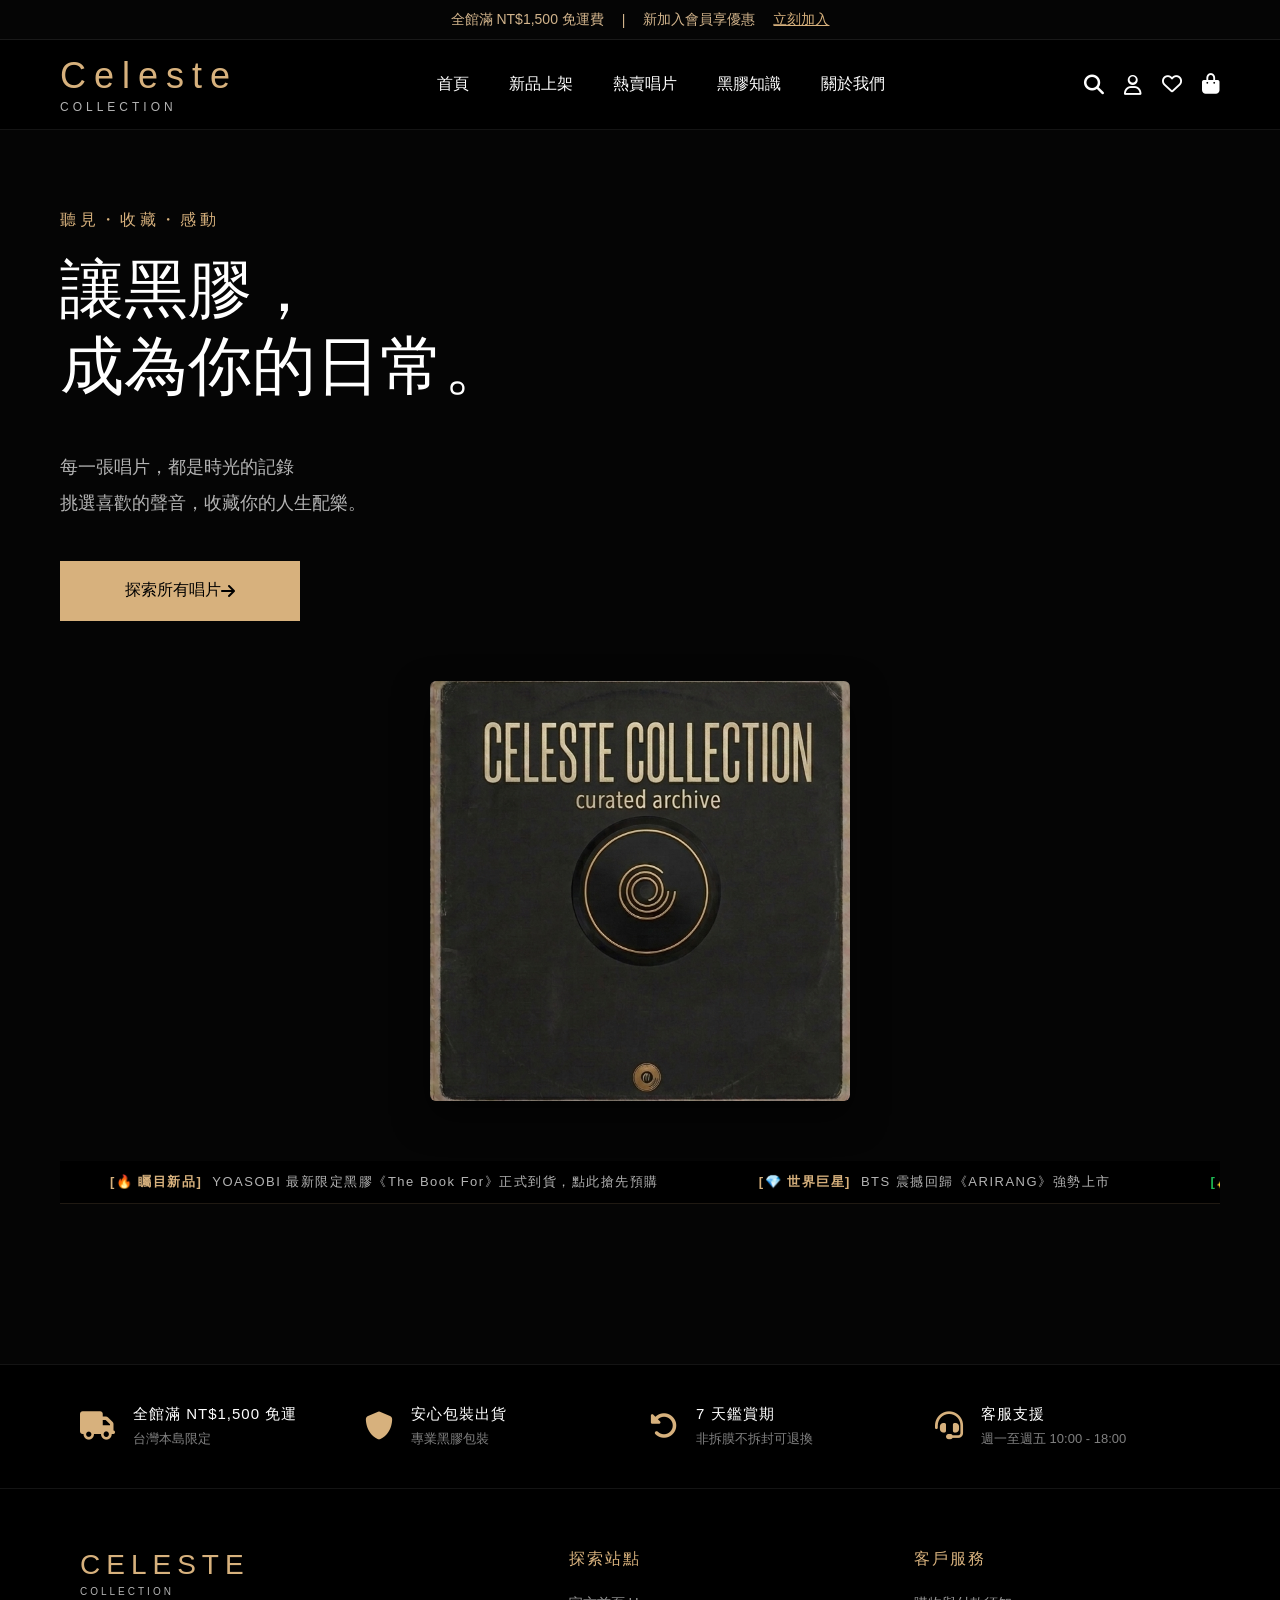
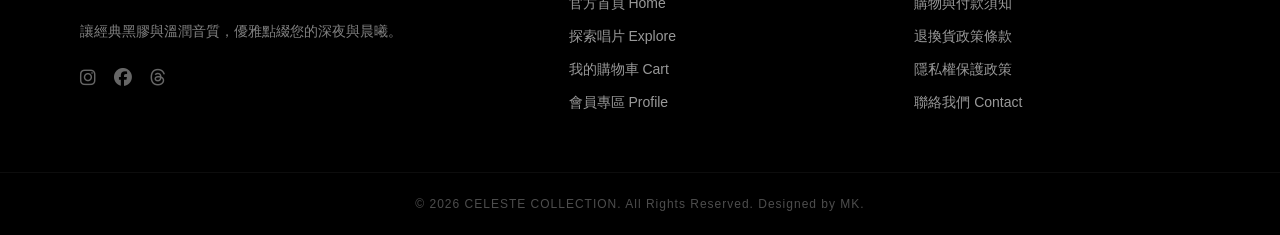
<file: index.html>
<!DOCTYPE html>
<html lang="zh-Hant">
<head>
  <meta charset="UTF-8" />
  <meta name="viewport" content="width=device-width, initial-scale=1.0" />
  <title>首頁 | Celeste COLLECTION</title>

  <link rel="stylesheet" href="css/style.css" />
  <link rel="icon" type="image/png" sizes="32x32" href="img/favicon.png">
  <link rel="stylesheet" href="https://cdnjs.cloudflare.com/ajax/libs/font-awesome/6.5.2/css/all.min.css"/>

</head>
<body>

  <!-- TOP BAR -->
  <div class="top-bar">
    <p>全館滿 NT$1,500 免運費</p>
    <span>|</span>
    <p>新加入會員享優惠</p>
    <a href="member.html" class="member-link">立刻加入</a>
  </div>


  <!-- NAVBAR -->
  <header class="navbar">

    <div class="logo">
      <h1>Celeste</h1>
      <span>COLLECTION</span>
    </div>

    <nav>
      <a href="index.html">首頁</a>
      <a href="new-arrival.html">新品上架</a>
      <a href="category.html">熱賣唱片</a>
      <a href="vinyl-knowledge.html">黑膠知識</a>
      <a href="about-us.html">關於我們</a>
    </nav>

    <div class="nav-icons">
      <div class="search-wrapper">
        <input type="text" id="global-search-input" placeholder="搜尋專輯、歌手...">
        <button id="global-search-btn" title="開始搜尋">
          <i class="fa-solid fa-magnifying-glass"></i>
        </button>
      </div>

      <a href="member.html" class="icon-badge">
      <i class="fa-regular fa-user"></i>
      </a>

      <div class="icon-badge">
        <a href="member.html" target="_self" title="我的收藏">
          <i class="fa-regular fa-heart"></i>
        </a>
        <span id="fav-badge-count" style="display: none; font-weight: bold;">0</span>
      </div>

      <div class="icon-badge">
        <a href="cart.html">
            <i class="fa-solid fa-bag-shopping"></i> 
        </a>
        <span id="cart-badge-count">0</span>
      </div>

    </div>
  </header>


  <!-- HERO -->
  <section class="hero-section">

    <div class="hero-text">
      <p class="sub-title">聽見・收藏・感動</p>

      <h2>
        讓黑膠，<br />
        成為你的日常。
      </h2>

      <p class="hero-desc">
        每一張唱片，都是時光的記錄<br />
        挑選喜歡的聲音，收藏你的人生配樂。
      </p>

      <button>
        <a href="category.html">探索所有唱片
        <i class="fa-solid fa-arrow-right"></i>
        </a>
      </button>
    </div>

    <!-- 封面黑膠 -->
    <div class="hero-image">

      <a href="category.html" target="_self" class="vinyl-click-link" style="text-decoration: none; display: block;">
        
        <div class="vinyl-player-container">
          <!-- 後方的黑膠唱片本體動態旋轉 -->
          <div class="vinyl-disc">
            <img src="img/vinyl.png" alt="Vinyl Disc">
          </div>
          <!-- 黑膠封套 -->
          <div class="vinyl-cover">
            <img src="img/vinylcover.png" alt="Album Cover">
          </div>
        </div>
        
      </a>

    </div>

  <div class="luxury-dynamic-ticker-wrapper">
  <div class="luxury-ticker-scroll-track">
    <a href="category.html?id='vinyl-001'" class="luxury-ticker-item-link"><span class="ticker-tag">[🔥 矚目新品]</span> YOASOBI 最新限定黑膠《The Book For》正式到貨，點此搶先預購</a>
    <a href="category.html?id='vinyl-002'" class="luxury-ticker-item-link"><span class="ticker-tag">[💎 世界巨星]</span> BTS 震撼回歸《ARIRANG》強勢上市</a>
    <a href="member.html" class="luxury-ticker-item-link"><span class="ticker-tag-vip">[✨ VIP 特權]</span> 全站黑膠消費滿 NT$ 1,500 即享免運費，立即登入解鎖 ➔</a>
    
    <!-- 鏡像補位組：確保無限滾動不留白中斷 -->
    <a href="category.html?id='vinyl-001'" class="luxury-ticker-item-link"><span class="ticker-tag">[🔥 矚目新品]</span> YOASOBI 最新限定黑膠《The Book For》正式到貨，點此搶先預購</a>
    <a href="category.html?id='vinyl-002'" class="luxury-ticker-item-link"><span class="ticker-tag">[💎 世界巨星]</span> BTS 震撼回歸《ARIRANG》強勢上市</a>
    <a href="member.html" class="luxury-ticker-item-link"><span class="ticker-tag-vip">[✨ VIP 特權]</span> 全站黑膠消費滿 NT$ 1,500 即享免運費，立即登入解鎖</a>
  </div>
</div>

  </section>

  <!-- FOOTER -->
<footer class="main-footer">

  <div class="footer-service-bar">
    <div class="service-card">
      <i class="fa-solid fa-truck"></i>
      <div>
        <h4>全館滿 NT$1,500 免運</h4>
        <p>台灣本島限定</p>
      </div>
    </div>
    <div class="service-card">
      <i class="fa-solid fa-shield"></i>
      <div>
        <h4>安心包裝出貨</h4>
        <p>專業黑膠包裝</p>
      </div>
    </div>
    <div class="service-card">
      <i class="fa-solid fa-rotate-left"></i>
      <div>
        <h4>7 天鑑賞期</h4>
        <p>非拆膜不拆封可退換</p>
      </div>
    </div>
    <div class="service-card">
      <i class="fa-solid fa-headset"></i>
      <div>
        <h4>客服支援</h4>
        <p>週一至週五 10:00 - 18:00</p>
      </div>
    </div>
  </div>

  <div class="footer-links-container">

    <div class="footer-column brand-column">
        <div class="logo">
          <h1>CELESTE</h1>
          <span>COLLECTION</span>
        </div>
        <p class="footer-brand-desc">讓經典黑膠與溫潤音質，優雅點綴您的深夜與晨曦。</p>
        <div class="footer-socials">
          <a href="#" target="_self"><i class="fa-brands fa-instagram"></i></a>
          <a href="#" target="_self"><i class="fa-brands fa-facebook"></i></a>
          <a href="#" target="_self"><i class="fa-brands fa-threads"></i></a>
        </div>
      </div>

      <div class="footer-column links-column">
        <h3>探索站點</h3>
        <ul>
          <li><a href="index.html" target="_self">官方首頁 Home</a></li>
          <li><a href="category.html" target="_self">探索唱片 Explore</a></li>
          <li><a href="cart.html" target="_self">我的購物車 Cart</a></li>
          <li><a href="member.html" target="_self">會員專區 Profile</a></li>
        </ul>
      </div>

      <div class="footer-column links-column">
        <h3>客戶服務</h3>
        <ul>
          <li><a href="shopping-info.html" target="_self">購物與付款須知</a></li>
          <li><a href="return-policy.html" target="_self">退換貨政策條款</a></li>
          <li><a href="privacy-policy.html" target="_self">隱私權保護政策</a></li>
          <li><a href="contact.html" target="_self">聯絡我們 Contact</a></li>
        </ul>
      </div>

    </div>

    <div class="footer-copyright">
      <p>&copy; 2026 CELESTE COLLECTION. All Rights Reserved. Designed by MK.</p>
    </div>

  </footer>



  <script>
  // =========================================================================
  // 購物車 & 收藏
  // =========================================================================
      const favBadge = document.getElementById('fav-badge-count');
      if (favBadge) {
        // 1. 商品數
        let favoritesArray = JSON.parse(localStorage.getItem('myFavoriteItems')) || [];
        let totalFavsCount = favoritesArray.length;
        
        // 2. 即時更新數字
        favBadge.textContent = totalFavsCount;
        
        // 3. 視覺優化
        if (totalFavsCount === 0) {
          favBadge.style.display = 'none';
        } else {
          favBadge.style.display = 'flex';
        }
        
        // 4. 跨頁同步
        localStorage.setItem('globalFavsCount', totalFavsCount);
      }

      document.addEventListener('DOMContentLoaded', function() {
  

        const savedCartCount = localStorage.getItem('globalCartCount') || '0';
        const cartBadge = document.getElementById('cart-badge-count');
        
        if (cartBadge) {
          cartBadge.textContent = savedCartCount;
          
          if (parseInt(savedCartCount) === 0) {
            cartBadge.style.display = 'none';
          } else {
            cartBadge.style.display = 'flex';
          }
        }

        // 最新總收藏數
        const savedFavCount = localStorage.getItem('globalFavsCount') || '0';
        const favBadge = document.getElementById('fav-badge-count');
        
        if (favBadge) {
          // 3. 同步最新數量
          favBadge.textContent = savedFavCount;
          
          // 4. 視覺優化：如果完全沒收藏東西，自動隱藏不顯示
          if (parseInt(savedFavCount) === 0) {
            favBadge.style.display = 'none';
          } else {
            favBadge.style.display = 'flex';
          }
        }

      });


  
  // =========================================================================
  // 搜尋功能
  // =========================================================================
  document.addEventListener('DOMContentLoaded', function() {
    // 1. 同步全站導覽列愛心與購物車金色通知泡泡
    if (typeof syncNavbarBadges === 'function') {
      syncNavbarBadges();
    }

    // 2. 串通首頁放大鏡搜尋核心
    const searchInput = document.getElementById('global-search-input');
    const searchBtn = document.getElementById('global-search-btn');

    if (searchInput && searchBtn) {
      // 執行跨頁參數發送跳轉
      function handleHomeSearchAction() {
        const keyword = searchInput.value.trim();
        if (keyword !== "") {
          window.location.href = `category.html?search=${encodeURIComponent(keyword)}`;
        }
      }

      // 監聽點擊放大鏡圖示
      searchBtn.addEventListener('click', function(e) {
        e.preventDefault();
        if (searchInput.value.trim() === "") {
          searchInput.focus(); 
        } else {
          handleHomeSearchAction();
        }
      });

      searchInput.addEventListener('keypress', function(e) {
        if (e.key === 'Enter') {
          e.preventDefault();
          handleHomeSearchAction();
        }
      });
    }
  });

  function syncNavbarBadges() {
    const savedCartCount = localStorage.getItem('globalCartCount') || '0';
    const cartBadge = document.getElementById('cart-badge-count');
    if (cartBadge) { 
      cartBadge.textContent = savedCartCount; 
      cartBadge.style.display = (parseInt(savedCartCount) === 0) ? 'none' : 'flex'; 
    }
    const savedFavCount = localStorage.getItem('globalFavsCount') || '0';
    const favBadge = document.getElementById('fav-badge-count');
    if (favBadge) { 
      favBadge.textContent = savedFavCount; 
      favBadge.style.display = (parseInt(savedFavCount) === 0) ? 'none' : 'flex'; 
    }
  }

  </script>

</body>
</html>
</file>
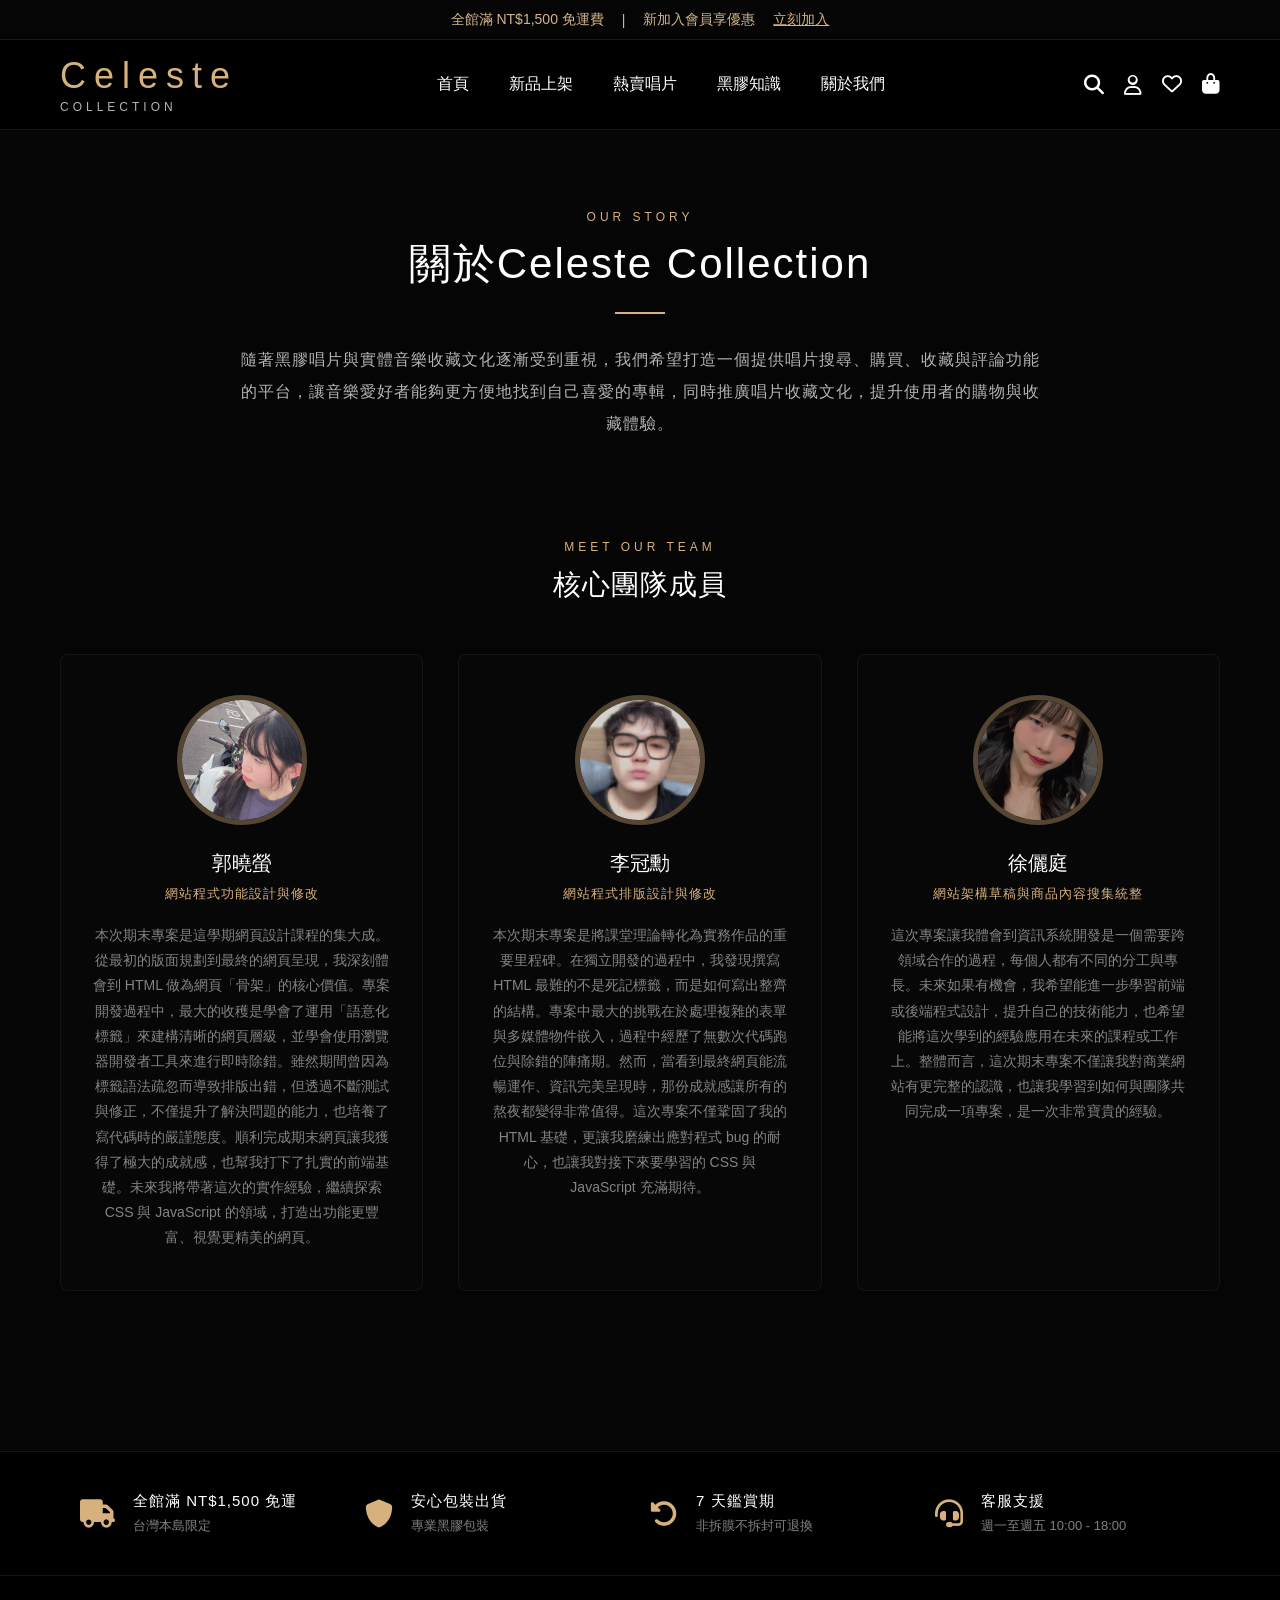
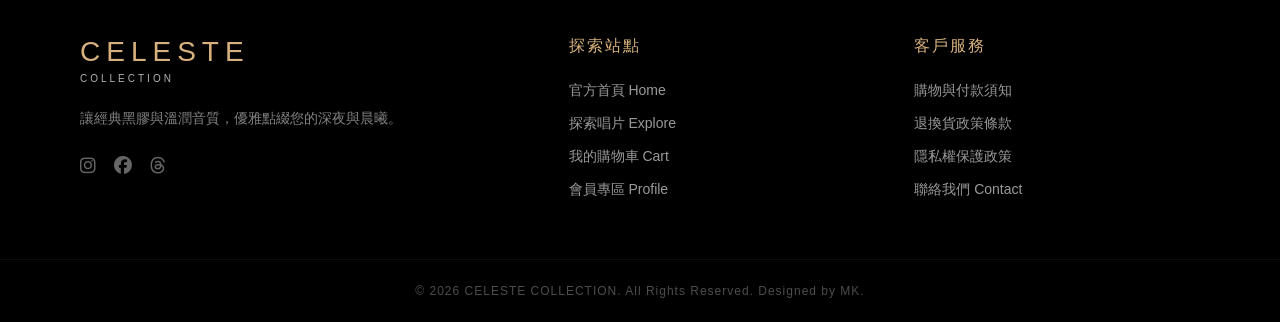
<file: about-us.html>
<!DOCTYPE html>
<html lang="zh-Hant">
<head>
  <meta charset="UTF-8" />
  <meta name="viewport" content="width=device-width, initial-scale=1.0" />
  <title>關於我們 | Celeste COLLECTION</title>

  <link rel="stylesheet" href="css/style.css" />
  <link rel="icon" type="image/png" sizes="32x32" href="img/favicon.png">

  <link
    rel="stylesheet"
    href="https://cdnjs.cloudflare.com/ajax/libs/font-awesome/6.5.2/css/all.min.css"
  />
</head>
<body>

  <!-- TOP BAR -->
  <div class="top-bar">
    <p>全館滿 NT$1,500 免運費</p>
    <span>|</span>
    <p>新加入會員享優惠</p>
    <a href="member.html" class="member-link">立刻加入</a>
  </div>


  <!-- NAVBAR -->
  <header class="navbar">

    <div class="logo">
      <h1>Celeste</h1>
      <span>COLLECTION</span>
    </div>

    <nav>
      <a href="index.html">首頁</a>
      <a href="new-arrival.html">新品上架</a>
      <a href="category.html">熱賣唱片</a>
      <a href="vinyl-knowledge.html">黑膠知識</a>
      <a href="about-us.html">關於我們</a>
    </nav>

    <div class="nav-icons">
      <div class="search-wrapper">
        <input type="text" id="global-search-input" placeholder="搜尋專輯、歌手...">
        <button id="global-search-btn" title="開始搜尋">
          <i class="fa-solid fa-magnifying-glass"></i>
        </button>
      </div>

      <a href="member.html" class="icon-badge">
      <i class="fa-regular fa-user"></i>
      </a>

      <div class="icon-badge">
        <a href="member.html" target="_self" title="我的收藏">
          <i class="fa-regular fa-heart"></i>
        </a>
        <span id="fav-badge-count" style="display: none; font-weight: bold;">0</span>
      </div>

      <div class="icon-badge">
        <a href="cart.html">
            <i class="fa-solid fa-bag-shopping"></i> 
        </a>
        <span id="cart-badge-count">0</span>
      </div>
  </header>

  <main class="about-container">
  
    <!-- 上半部：團隊介紹文案區段 -->
    <section class="about-intro-section">
      <span class="sub-title">OUR STORY</span>
      <h2>關於Celeste Collection</h2>
      <div class="intro-bar"></div>
      <p class="intro-text">
        隨著黑膠唱片與實體音樂收藏文化逐漸受到重視，我們希望打造一個提供唱片搜尋、購買、收藏與評論功能的平台，讓音樂愛好者能夠更方便地找到自己喜愛的專輯，同時推廣唱片收藏文化，提升使用者的購物與收藏體驗。
      </p>
    </section>

    <!-- 下半部：成員 卡片並排區段 -->
    <section class="team-cards-section">
      <span class="sub-title">MEET OUR TEAM</span>
      <h3>核心團隊成員</h3>

      <div class="team-grid">
        
        <!-- 組員 1 -->
        <div class="member-card">
          <div class="member-avatar">
            <img src="img/member/mk.jpg" alt="Member 1 Avatar">
          </div>
          <div class="member-info">
            <h4>郭曉螢</h4>
            <span class="member-role">網站程式功能設計與修改</span>
            <p class="member-desc">本次期末專案是這學期網頁設計課程的集大成。從最初的版面規劃到最終的網頁呈現，我深刻體會到 HTML 做為網頁「骨架」的核心價值。專案開發過程中，最大的收穫是學會了運用「語意化標籤」來建構清晰的網頁層級，並學會使用瀏覽器開發者工具來進行即時除錯。雖然期間曾因為標籤語法疏忽而導致排版出錯，但透過不斷測試與修正，不僅提升了解決問題的能力，也培養了寫代碼時的嚴謹態度。順利完成期末網頁讓我獲得了極大的成就感，也幫我打下了扎實的前端基礎。未來我將帶著這次的實作經驗，繼續探索 CSS 與 JavaScript 的領域，打造出功能更豐富、視覺更精美的網頁。</p>
          </div>
        </div>

        <!-- 組員 2 -->
        <div class="member-card">
          <div class="member-avatar">
            <img src="img/member/li.jpg" alt="Member 2 Avatar">
          </div>
          <div class="member-info">
            <h4>李冠勳</h4>
            <span class="member-role">網站程式排版設計與修改</span>
            <p class="member-desc">本次期末專案是將課堂理論轉化為實務作品的重要里程碑。在獨立開發的過程中，我發現撰寫 HTML 最難的不是死記標籤，而是如何寫出整齊的結構。專案中最大的挑戰在於處理複雜的表單與多媒體物件嵌入，過程中經歷了無數次代碼跑位與除錯的陣痛期。然而，當看到最終網頁能流暢運作、資訊完美呈現時，那份成就感讓所有的熬夜都變得非常值得。這次專案不僅鞏固了我的 HTML 基礎，更讓我磨練出應對程式 bug 的耐心，也讓我對接下來要學習的 CSS 與 JavaScript 充滿期待。</p>
          </div>
        </div>

        <!-- 組員 3 -->
        <div class="member-card">
          <div class="member-avatar">
            <img src="img/member/ting.jpg" alt="Member 3 Avatar">
          </div>
          <div class="member-info">
            <h4>徐儷庭</h4>
            <span class="member-role">網站架構草稿與商品內容搜集統整</span>
            <p class="member-desc">這次專案讓我體會到資訊系統開發是一個需要跨領域合作的過程，每個人都有不同的分工與專長。未來如果有機會，我希望能進一步學習前端或後端程式設計，提升自己的技術能力，也希望能將這次學到的經驗應用在未來的課程或工作上。整體而言，這次期末專案不僅讓我對商業網站有更完整的認識，也讓我學習到如何與團隊共同完成一項專案，是一次非常寶貴的經驗。</p>
          </div>
        </div>

      </div>
    </section>

  </main>


  <!-- FOOTER -->
  <footer class="main-footer">

    <div class="footer-service-bar">
      <div class="service-card">
        <i class="fa-solid fa-truck"></i>
        <div>
          <h4>全館滿 NT$1,500 免運</h4>
          <p>台灣本島限定</p>
        </div>
      </div>
      <div class="service-card">
        <i class="fa-solid fa-shield"></i>
        <div>
          <h4>安心包裝出貨</h4>
          <p>專業黑膠包裝</p>
        </div>
      </div>
      <div class="service-card">
        <i class="fa-solid fa-rotate-left"></i>
        <div>
          <h4>7 天鑑賞期</h4>
          <p>非拆膜不拆封可退換</p>
        </div>
      </div>
      <div class="service-card">
        <i class="fa-solid fa-headset"></i>
        <div>
          <h4>客服支援</h4>
          <p>週一至週五 10:00 - 18:00</p>
        </div>
      </div>
    </div>

    <div class="footer-links-container">

      <div class="footer-column brand-column">
        <div class="logo">
          <h1>CELESTE</h1>
          <span>COLLECTION</span>
        </div>
        <p class="footer-brand-desc">讓經典黑膠與溫潤音質，優雅點綴您的深夜與晨曦。</p>
        <div class="footer-socials">
          <a href="#" target="_self"><i class="fa-brands fa-instagram"></i></a>
          <a href="#" target="_self"><i class="fa-brands fa-facebook"></i></a>
          <a href="#" target="_self"><i class="fa-brands fa-threads"></i></a>
        </div>
      </div>

      <div class="footer-column links-column">
        <h3>探索站點</h3>
        <ul>
          <li><a href="index.html" target="_self">官方首頁 Home</a></li>
          <li><a href="category.html?genre=pop" target="_self">探索唱片 Explore</a></li>
          <li><a href="cart.html" target="_self">我的購物車 Cart</a></li>
          <li><a href="member.html" target="_self">會員專區 Profile</a></li>
        </ul>
      </div>

      <div class="footer-column links-column">
        <h3>客戶服務</h3>
        <ul>
          <li><a href="shopping-info.html" target="_self">購物與付款須知</a></li>
          <li><a href="return-policy.html" target="_self">退換貨政策條款</a></li>
          <li><a href="privacy-policy.html" target="_self">隱私權保護政策</a></li>
          <li><a href="contact.html" target="_self">聯絡我們 Contact</a></li>
        </ul>
      </div>

    </div>

    <div class="footer-copyright">
      <p>&copy; 2026 CELESTE COLLECTION. All Rights Reserved. Designed by MK.</p>
    </div>

  </footer>

  <script>
    let carouselArray = [];
    let currentIndex = 0; 

    function getLatestProductDB() {
      const fallback = {
        "vinyl-001": { genre: "pop-jp", title: "The Book For (Overwatch Edition)", artist: "YOASOBI", price: 1680, img: "img/japanese/yoasobi/the_book_for1.jpg", releaseDate: "2026-06-26", stock: 3 }
      };
      return JSON.parse(localStorage.getItem('localProductDB')) || fallback;
    }

    document.addEventListener('DOMContentLoaded', function() {
      syncNavbarBadges();
      build3DWarriorCarousel();
    });

    function build3DWarriorCarousel() {
      const stage = document.getElementById('new-arrival-carousel-stage');
      if (!stage) return;

      const db = getLatestProductDB();
      let sortedItems = Object.keys(db).map(key => ({ id: key, ...db[key] }));
      sortedItems.sort((a, b) => new Date(b.releaseDate) - new Date(a.releaseDate));

      // 唯獨切出前 10 筆最新黑膠商品
      carouselArray = sortedItems.slice(0, 10);

      let htmlContent = "";
      carouselArray.forEach((item, index) => {
        htmlContent += `
          <div class="carousel-item-3d" id="item-3d-${index}" onclick="handleCardClick(${index}, '${item.id}')">
            <div class="album-cover-box">
              <img src="${item.img}" alt="Cover">
            </div>
            <h3>${item.title}</h3>
            <p>${item.artist}</p>
            <div class="price-tag">NT$ ${item.price.toLocaleString()}</div>
          </div>
        `;
      });

      stage.innerHTML = htmlContent;
      update3DPositions(); // 首次排列
    }

    // ─── 核心優化：完美建立 10 張唱片頭尾相連、無邊界死鎖的環狀輪迴矩陣 ───
    function update3DPositions() {
      const total = carouselArray.length;
      if (total === 0) return;

      for (let i = 0; i < total; i++) {
        const el = document.getElementById(`item-3d-${i}`);
        if (!el) continue;

        el.className = "carousel-item-3d"; // 重置

        // 關鍵核心：計算卡片相對於當前聚焦索引的立體環狀偏移量
        let offset = i - currentIndex;
        
        // 💡 100% 輪迴控制：當偏移量超出半數，強行加上或減去總長度，形成無縫首尾相連環狀滑軌！
        if (offset < -total / 2) offset += total;
        if (offset > total / 2) offset -= total;

        // 根據完美銜接的環狀偏移量，分配 3D 立體階梯位置
        if (offset === 0) {
          el.classList.add('active');
        } else if (offset === -1) {
          el.classList.add('prev-1');
        } else if (offset === 1) {
          el.classList.add('next-1');
        } else if (offset === -2) {
          el.classList.add('prev-2');
        } else if (offset === 2) {
          el.classList.add('next-2');
        } else {
          // 超過可視範圍的卡片在背後隱藏
          el.style.opacity = "0";
          el.style.visibility = "hidden";
        }
      }
    }

    // 經典箭頭點擊：100% 無限輪迴判定
    function moveCarousel(direction) {
      const total = carouselArray.length;
      if (total === 0) return;

      currentIndex += direction;
      
      // 完美閉合環狀：按左按到底會秒跳到最後一張，按右按到頂會秒跳回第一種，無限無限循環！
      if (currentIndex < 0) currentIndex = total - 1;
      if (currentIndex >= total) currentIndex = 0;

      update3DPositions(); // 重新排列
    }

    function handleCardClick(clickedIndex, prodId) {
      if (clickedIndex === currentIndex) {
        // 點擊正中央 C 位焦點唱片，破空跨頁直達 category.html 詳細頁，安全度 100%
        window.location.href = `category.html?id=${prodId}`;
      } else {
        // 點擊兩翼卡片，直接把它拉到中間聚焦
        currentIndex = clickedIndex;
        update3DPositions();
      }
    }

    function syncNavbarBadges() {
      const savedCartCount = localStorage.getItem('globalCartCount') || '0';
      const cartBadge = document.getElementById('cart-badge-count');
      if (cartBadge) { cartBadge.textContent = savedCartCount; cartBadge.style.display = (parseInt(savedCartCount) === 0) ? 'none' : 'flex'; }
      const savedFavCount = localStorage.getItem('globalFavsCount') || '0';
      const favBadge = document.getElementById('fav-badge-count');
      if (favBadge) { favBadge.textContent = savedFavCount; favBadge.style.display = (parseInt(savedFavCount) === 0) ? 'none' : 'flex'; }
    }

    // ==========================================//
  //                搜尋功能                    //
  // ==========================================//
  document.addEventListener('DOMContentLoaded', function() {
    // 1. 同步全站導覽列愛心與購物車金色通知泡泡
    if (typeof syncNavbarBadges === 'function') {
      syncNavbarBadges();
    }

    // 2. 串通首頁放大鏡搜尋核心
    const searchInput = document.getElementById('global-search-input');
    const searchBtn = document.getElementById('global-search-btn');

    if (searchInput && searchBtn) {
      // 執行跨頁參數發送跳轉
      function handleHomeSearchAction() {
        const keyword = searchInput.value.trim();
        if (keyword !== "") {
          // 🚀 破空跨頁串通：將首頁輸入的關鍵字變成網址參數，直接導向 category.html！
          window.location.href = `category.html?search=${encodeURIComponent(keyword)}`;
        }
      }

      // 監聽點擊放大鏡圖示
      searchBtn.addEventListener('click', function(e) {
        e.preventDefault();
        if (searchInput.value.trim() === "") {
          // 如果沒打字，點擊放大鏡會主動聚焦展開輸入框
          searchInput.focus(); 
        } else {
          handleHomeSearchAction();
        }
      });

      // 監聽在首頁輸入框內按下 Enter 鍵
      searchInput.addEventListener('keypress', function(e) {
        if (e.key === 'Enter') {
          e.preventDefault();
          handleHomeSearchAction();
        }
      });
    }
  });

  function syncNavbarBadges() {
    const savedCartCount = localStorage.getItem('globalCartCount') || '0';
    const cartBadge = document.getElementById('cart-badge-count');
    if (cartBadge) { 
      cartBadge.textContent = savedCartCount; 
      cartBadge.style.display = (parseInt(savedCartCount) === 0) ? 'none' : 'flex'; 
    }
    const savedFavCount = localStorage.getItem('globalFavsCount') || '0';
    const favBadge = document.getElementById('fav-badge-count');
    if (favBadge) { 
      favBadge.textContent = savedFavCount; 
      favBadge.style.display = (parseInt(savedFavCount) === 0) ? 'none' : 'flex'; 
    }
  }

  // ==========================================//
  //                到這裡                     //
  // ==========================================//
    </script>

</body>
</html>
</file>
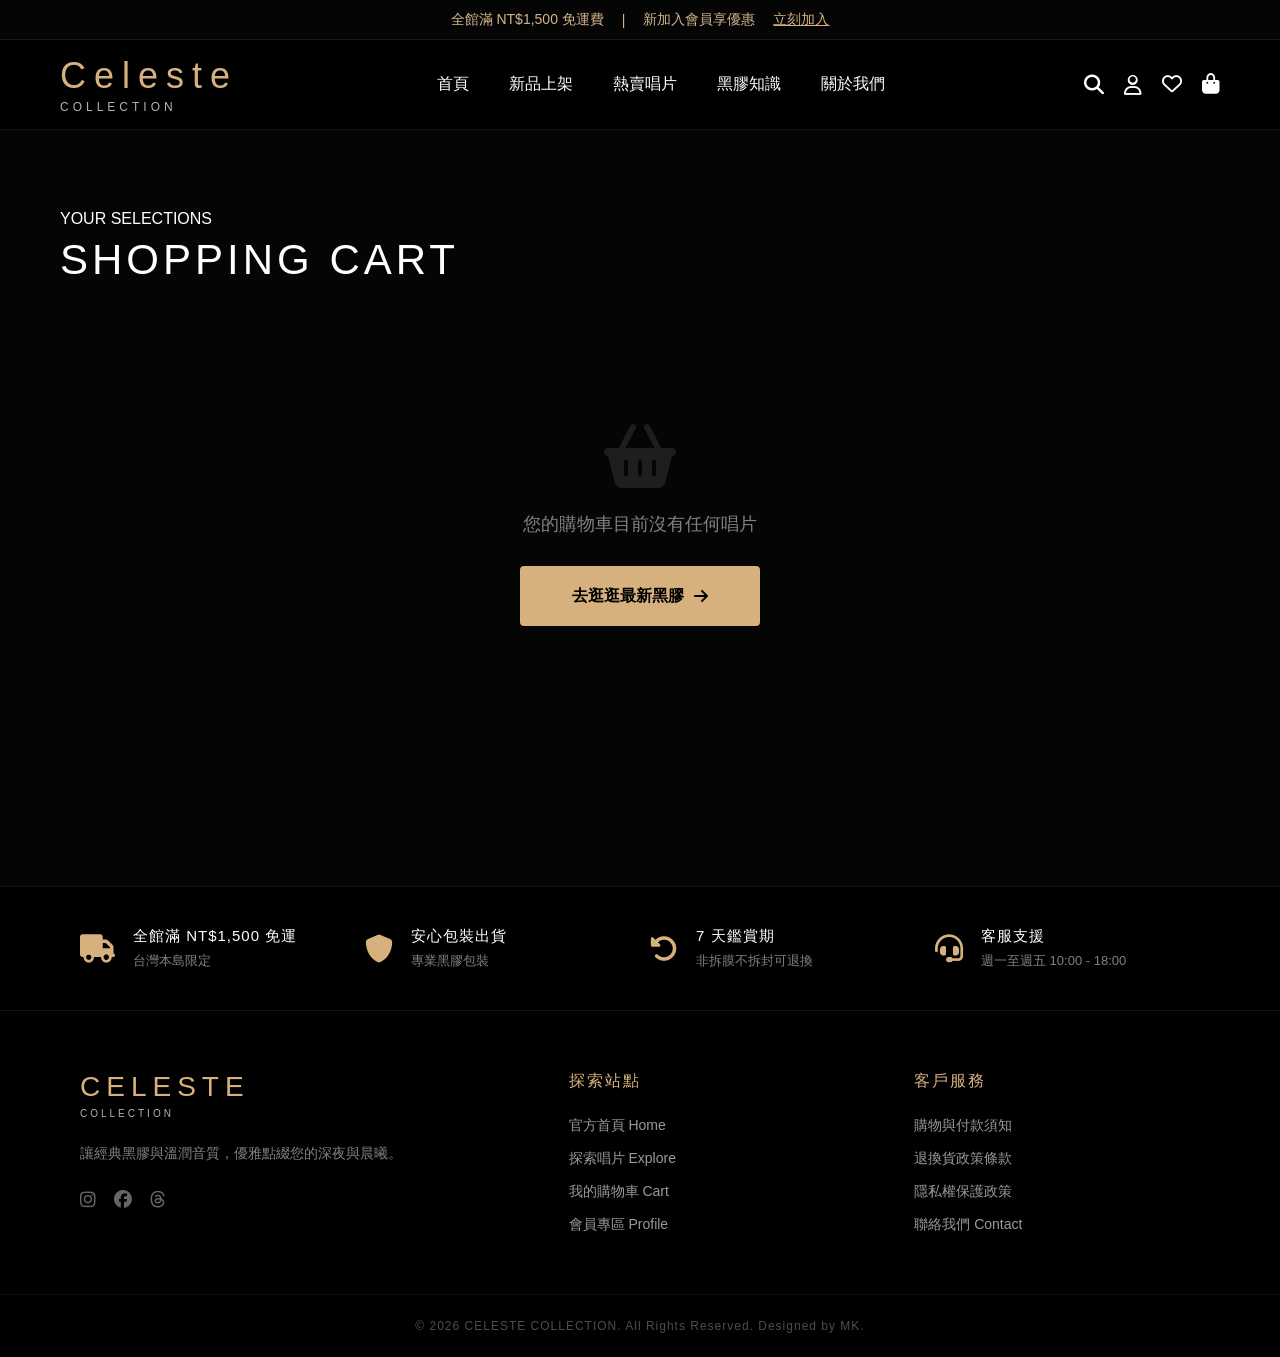
<file: cart.html>
<!DOCTYPE html>
<html lang="zh-Hant">
<head>
  <meta charset="UTF-8" />
  <meta name="viewport" content="width=device-width, initial-scale=1.0" />
  <title>購物車 | Celeste COLLECTION</title>

  <link rel="stylesheet" href="css/cart.css" />
  <link rel="icon" type="image/png" sizes="32x32" href="img/favicon.png">
  <link rel="stylesheet" href="https://cdnjs.cloudflare.com/ajax/libs/font-awesome/6.5.2/css/all.min.css"/>

</head>
<body>

  <!-- TOP BAR -->
  <div class="top-bar">
    <p>全館滿 NT$1,500 免運費</p>
    <span>|</span>
    <p>新加入會員享優惠</p>
    <a href="member.html" class="member-link">立刻加入</a>
  </div>


  <!-- NAVBAR -->
  <header class="navbar">

    <div class="logo">
      <h1>Celeste</h1>
      <span>COLLECTION</span>
    </div>

    <nav>
      <a href="index.html">首頁</a>
      <a href="new-arrival.html">新品上架</a>
      <a href="category.html">熱賣唱片</a>
      <a href="vinyl-knowledge.html">黑膠知識</a>
      <a href="about-us.html">關於我們</a>
    </nav>

    <div class="nav-icons">
      <div class="search-wrapper">
        <input type="text" id="global-search-input" placeholder="搜尋專輯、歌手...">
        <button id="global-search-btn" title="開始搜尋">
          <i class="fa-solid fa-magnifying-glass"></i>
        </button>
      </div>

      <a href="member.html" class="icon-badge">
      <i class="fa-regular fa-user"></i>
      </a>

      <div class="icon-badge">
        <a href="member.html" target="_self" title="我的收藏">
          <i class="fa-regular fa-heart"></i>
        </a>
        <span id="fav-badge-count" style="display: none; font-weight: bold;">0</span>
      </div>

      <div class="icon-badge">
        <a href="cart.html">
            <i class="fa-solid fa-bag-shopping"></i> 
        </a>
        <span id="cart-badge-count">0</span>
      </div>
  </header>

  <section class="cart-section">
  <!-- 頂部標題區 -->
  <div class="cart-header">
    <span class="sub-title">YOUR SELECTIONS</span>
    <h2>SHOPPING CART</h2>
  </div>

  <!-- 購物車主要內容區（雙欄佈局） -->
  <div class="cart-container">
    
    <div class="cart-items-wrapper">
  <!-- 欄位表頭 -->
  <div class="cart-table-header">
    <span>商品項目</span>
    <span>數量</span>
    <span>小計</span>
  </div>

  <!-- 關鍵核心：這個容器一開始是全空的，有加入東西才會長出來 -->
  <div id="cart-items-container"></div>

      <!-- 底部返回按鈕 -->
      <a href="category.html" class="continue-shopping">
        <i class="fa-solid fa-arrow-left"></i> 繼續探索唱片
      </a>
    </div>

    <!-- ORDER SUMMARY -->
    <div class="cart-summary-card">
    <h3>ORDER SUMMARY</h3>
    <div class="summary-divider"></div>
    
    <div class="summary-row">
        <span>商品總計</span>
        <span>NT$ 4,180</span>
    </div>
    <div class="summary-row">
        <span>運費總計</span>
        <span>NT$ 80</span>
    </div>

    <!-- 新增：動態優惠折扣欄位 (預設先隱藏，啟用後才顯示) -->
    <div class="summary-row promo-row" id="summary-discount-row" style="display: none;">
        <span>折扣折抵 (<span id="discount-tag-name">優惠碼</span>)</span>
        <span class="discount-text">- NT$ 0</span>
    </div>
    
    <div class="summary-divider"></div>

    <!-- 優惠券 -->
    <div class="promo-code-section">
    <!-- 選擇是否使用折價的勾選鍵 -->
    <label class="promo-toggle-label">
        <input type="checkbox" id="use-promo-toggle">
        <span class="custom-checkbox"></span>
        使用優惠折價券
    </label>
    
    <!-- 新增：新會員專屬的動態折扣按鈕區 (預設隱藏，由 JS 偵測後顯示) -->
    <div id="new-member-coupon-zone" style="display: none; margin-top: 5px;">
        <p class="new-member-gift-text" style="color: #d7b17d; font-size: 13px; margin-bottom: 8px;">
        <i class="fa-solid fa-gift"></i> 偵測到您是新會員！專屬首購禮已送達：
        </p>
        <button type="button" id="claim-new-member-btn" style="width: 100%; height: 40px; background: rgba(215, 177, 125, 0.1); border: 1px dashed #d7b17d; color: #d7b17d; border-radius: 4px; cursor: pointer; transition: 0.3s; font-size: 14px;">
        套用新會員折價券 (折 NT$ 100)
        </button>
    </div>
    
    <!-- 優惠碼輸入框 (手動輸入其他代碼用) -->
    <div class="promo-input-group" id="promo-input-container">
        <input type="text" id="promo-code-input" placeholder="或輸入其他優惠代碼">
        <button type="button" id="apply-promo-btn">套用</button>
    </div>
    <!-- 提示訊息 -->
    <p id="promo-message" class="promo-msg"></p>
    </div>

    <div class="summary-divider"></div>
    
    <div class="summary-row total-row">
        <span>應付總額</span>
        <span class="final-price">NT$ 4,260</span>
    </div>

    <!-- 前往結帳大按鈕 -->
    <button class="checkout-btn" onclick="executeCheckoutAndSaveOrder(event)">
        <span>前往結帳</span>
        <i class="fa-solid fa-arrow-right"></i>
    </button>
    
    <p class="summary-notice"><i class="fa-solid fa-shield-halved"></i> 您的交易已受安全加密保護</p>
    </div>

  </div>
</section>


<!-- FOOTER -->
<footer class="main-footer">

  <div class="footer-service-bar">
    <div class="service-card">
      <i class="fa-solid fa-truck"></i>
      <div>
        <h4>全館滿 NT$1,500 免運</h4>
        <p>台灣本島限定</p>
      </div>
    </div>
    <div class="service-card">
      <i class="fa-solid fa-shield"></i>
      <div>
        <h4>安心包裝出貨</h4>
        <p>專業黑膠包裝</p>
      </div>
    </div>
    <div class="service-card">
      <i class="fa-solid fa-rotate-left"></i>
      <div>
        <h4>7 天鑑賞期</h4>
        <p>非拆膜不拆封可退換</p>
      </div>
    </div>
    <div class="service-card">
      <i class="fa-solid fa-headset"></i>
      <div>
        <h4>客服支援</h4>
        <p>週一至週五 10:00 - 18:00</p>
      </div>
    </div>
  </div>

  <div class="footer-links-container">

    <div class="footer-column brand-column">
        <div class="logo">
          <h1>CELESTE</h1>
          <span>COLLECTION</span>
        </div>
        <p class="footer-brand-desc">讓經典黑膠與溫潤音質，優雅點綴您的深夜與晨曦。</p>
        <div class="footer-socials">
          <a href="#" target="_self"><i class="fa-brands fa-instagram"></i></a>
          <a href="#" target="_self"><i class="fa-brands fa-facebook"></i></a>
          <a href="#" target="_self"><i class="fa-brands fa-threads"></i></a>
        </div>
      </div>

      <div class="footer-column links-column">
        <h3>探索站點</h3>
        <ul>
          <li><a href="index.html" target="_self">官方首頁 Home</a></li>
          <li><a href="category.html" target="_self">探索唱片 Explore</a></li>
          <li><a href="cart.html" target="_self">我的購物車 Cart</a></li>
          <li><a href="member.html" target="_self">會員專區 Profile</a></li>
        </ul>
      </div>

      <div class="footer-column links-column">
        <h3>客戶服務</h3>
        <ul>
          <li><a href="shopping-info.html" target="_self">購物與付款須知</a></li>
          <li><a href="return-policy.html" target="_self">退換貨政策條款</a></li>
          <li><a href="privacy-policy.html" target="_self">隱私權保護政策</a></li>
          <li><a href="contact.html" target="_self">聯絡我們 Contact</a></li>
        </ul>
      </div>

    </div>

    <div class="footer-copyright">
      <p>&copy; 2026 CELESTE COLLECTION. All Rights Reserved. Designed by MK.</p>
    </div>

  </footer>

<script>

/* 頂部購物車泡泡*/
const badgeCount = document.getElementById('cart-badge-count');
    if (badgeCount) {
      let totalItemsCount = 0;
  
      document.querySelectorAll('.qty-input').forEach(input => {
        totalItemsCount += parseInt(input.value) || 0;
      });
      
      badgeCount.textContent = totalItemsCount;
     
      if (totalItemsCount === 0) {
        badgeCount.style.display = 'none';
      } else {
        badgeCount.style.display = 'flex';
      }
     
      localStorage.setItem('globalCartCount', totalItemsCount);
    }

document.addEventListener('DOMContentLoaded', function() {
  const SHIPPING_FEE = 80;
  let isPromoChecked = false; 
  let discountAmount = 0;     
  let activePromoName = "";   

  // 檢查購物次數紀錄
  if (localStorage.getItem('purchaseCount') === null) {
    localStorage.setItem('purchaseCount', '0'); 
  }
  let purchaseCount = parseInt(localStorage.getItem('purchaseCount'));

  // 1. 先從本地儲存讀取商品資料
  renderDynamicCart();
  initPromoEvents();
  checkMemberStatus();

  // 2. 動態渲染購物車畫面
  function renderDynamicCart() {
    const container = document.getElementById('cart-items-container');
    if (!container) return;

    // 讀取商品陣列資料
    let cartItems = JSON.parse(localStorage.getItem('realCartItems')) || [];

    // 如果裡面空的，直接進入空車狀態，不繼續往下跑
    if (cartItems.length === 0) {
      localStorage.setItem('globalCartCount', '0');
      updateNavbarBadge(0);
      renderEmptyCartState();
      return;
    }

    // 開始動態拼接 HTML 結構
    let htmlContent = "";
    cartItems.forEach((item, index) => {
      htmlContent += `
        <div class="cart-item" data-index="${index}" data-id="${item.id}">
          <div class="cart-item-info">
            <div class="cart-item-img">
              <img src="${item.img}" alt="${item.title}">
            </div>
            <div class="cart-item-detail">
              <h3>${item.title}</h3>
              <p class="cart-artist">${item.artist}</p>
              <span class="cart-price">NT$ ${item.price.toLocaleString()}</span>
            </div>
          </div>
          <div class="quantity-selector">
            <button class="qty-btn btn-minus"><i class="fa-solid fa-minus"></i></button>
            <input type="number" value="${item.qty}" min="1" class="qty-input">
            <button class="qty-btn btn-plus"><i class="fa-solid fa-plus"></i></button>
          </div>
          <div class="cart-item-subtotal">
            <span>NT$ ${(item.price * item.qty).toLocaleString()}</span>
            <button class="delete-btn" title="移除商品"><i class="fa-regular fa-trash-can"></i></button>
          </div>
        </div>
      `;
    });

    container.innerHTML = htmlContent;

    // 重新綁定這些剛生出來的按鈕事件
    bindDynamicEvents();
    // 重新計算大總計
    updateCartTotals();
  }

  // 3. 綁定新生成的按鈕點擊
  function bindDynamicEvents() {
    let cartItems = JSON.parse(localStorage.getItem('realCartItems')) || [];
    const itemRows = document.querySelectorAll('.cart-item');

    itemRows.forEach(row => {
      const idx = parseInt(row.getAttribute('data-index'));
      const minusBtn = row.querySelector('.btn-minus');
      const plusBtn = row.querySelector('.btn-plus');
      const qtyInput = row.querySelector('.qty-input');
      const deleteBtn = row.querySelector('.delete-btn');

      // 減號
      minusBtn.addEventListener('click', (e) => {
        e.preventDefault();
        if (cartItems[idx].qty > 1) {
          cartItems[idx].qty -= 1;
          saveAndRefresh(cartItems);
        }
      });

      // 加號
      plusBtn.addEventListener('click', (e) => {
        e.preventDefault();
        cartItems[idx].qty += 1;
        saveAndRefresh(cartItems);
      });

      // 輸入框變更
      qtyInput.addEventListener('change', () => {
        let currentVal = parseInt(qtyInput.value);
        if (isNaN(currentVal) || currentVal < 1) currentVal = 1;
        cartItems[idx].qty = currentVal;
        saveAndRefresh(cartItems);
      });

      // 垃圾桶刪除
      deleteBtn.addEventListener('click', (e) => {
        e.preventDefault();
        row.style.transition = 'all 0.4s ease';
        row.style.opacity = '0';
        row.style.transform = 'translateX(-30px)';
        
        setTimeout(() => {
          cartItems.splice(idx, 1); // 從陣列中把該筆索引資料拔除
          saveAndRefresh(cartItems);
        }, 400);
      });
    });
  }

  // 資料儲存並刷新畫面
  function saveAndRefresh(newCartArray) {
    localStorage.setItem('realCartItems', JSON.stringify(newCartArray));
    renderDynamicCart(); // 重新渲染，維持資料單一來源
  }

  // 4. 右側金額連動計算與 Navbar 同步
    function updateCartTotals() {
    let cartItems = JSON.parse(localStorage.getItem('realCartItems')) || [];
    
    // 計算 Navbar 總商品數
    let totalItemsCount = cartItems.reduce((sum, item) => sum + item.qty, 0);
    updateNavbarBadge(totalItemsCount);
    localStorage.setItem('globalCartCount', totalItemsCount);

    if (cartItems.length === 0) {
      renderEmptyCartState();
      return;
    }

    // 計算商品原價總計
    let itemsTotal = cartItems.reduce((sum, item) => sum + (item.price * item.qty), 0);

    // 判定商品總價是否達到 NT$ 1,500 門檻
    let currentShippingFee = (typeof SHIPPING_FEE !== 'undefined') ? SHIPPING_FEE : 80;
    let isFreeShipping = itemsTotal >= 1500;
    
    if (isFreeShipping) {
      currentShippingFee = 0; // ➔ 滿 1500 元歸零
    }

    // 處理折價券
    let finalDiscount = 0;
    const discountRow = document.getElementById('summary-discount-row');
    const tagNameSpan = document.getElementById('discount-tag-name');
    
    if (isPromoChecked && discountAmount > 0) {
      finalDiscount = itemsTotal >= discountAmount ? discountAmount : itemsTotal;
      if (tagNameSpan) tagNameSpan.textContent = activePromoName;
      if (discountRow) {
        discountRow.style.display = 'flex';
        discountRow.querySelector('.discount-text').textContent = `- NT$ ${finalDiscount.toLocaleString()}`;
      }
    } else {
      if (discountRow) discountRow.style.display = 'none';
    }

    // 動態歸零的 currentShippingFee
    const finalTotal = itemsTotal + currentShippingFee - finalDiscount;

    // 渲染右側金額卡片資訊
    const summaryCard = document.querySelector('.cart-summary-card');
    if (summaryCard) {
      const rows = summaryCard.querySelectorAll('.summary-row');
      if (rows.length >= 2) {
        // 第一列：更新商品原價總計
        rows[0].querySelector('span:last-child').textContent = `NT$ ${itemsTotal.toLocaleString()}`;
        
        // 第二列：滿 1500 時，畫面上即時亮起奢華的金色「免運費」字樣
        const shippingValueSpan = rows[1].querySelector('span:last-child');
        if (shippingValueSpan) {
          shippingValueSpan.textContent = isFreeShipping ? "免運費" : `NT$ ${currentShippingFee.toLocaleString()}`;
          shippingValueSpan.style.color = isFreeShipping ? "#d7b17d" : "white";
          shippingValueSpan.style.fontWeight = isFreeShipping ? "bold" : "normal";
        }
      }

      // 更新最終實付總金額
      const finalPriceSpan = summaryCard.querySelector('.final-price');
      if (finalPriceSpan) {
        finalPriceSpan.textContent = `NT$ ${finalTotal.toLocaleString()}`;
      }
    }
  }

  function updateNavbarBadge(count) {
    const badgeCount = document.getElementById('cart-badge-count');
    if (badgeCount) {
      badgeCount.textContent = count;
      badgeCount.style.display = (count === 0) ? 'none' : 'flex';
    }
  }

  // 優惠券事件處理
  function initPromoEvents() {
    const toggleCheckbox = document.getElementById('use-promo-toggle');
    const inputContainer = document.getElementById('promo-input-container');
    const applyBtn = document.getElementById('apply-promo-btn');
    const claimNewBtn = document.getElementById('claim-new-member-btn');
    const promoInput = document.getElementById('promo-code-input');
    const promoMsg = document.getElementById('promo-message');

    if (toggleCheckbox) {
      toggleCheckbox.addEventListener('change', function() {
        isPromoChecked = this.checked;
        if (isPromoChecked) {
          inputContainer.classList.add('show');
        } else {
          inputContainer.classList.remove('show');
          clearDiscount();
        }
      });
    }

    if (claimNewBtn) {
      claimNewBtn.addEventListener('click', function() {
        toggleCheckbox.checked = true;
        isPromoChecked = true;
        inputContainer.classList.add('show');
        discountAmount = 100;
        activePromoName = "新會員專屬首購禮";
        promoMsg.textContent = "✓ 已成功套用新會員現折 NT$ 100 優惠！";
        promoMsg.className = "promo-msg success";
        updateCartTotals();
      });
    }

    if (applyBtn) {
      applyBtn.addEventListener('click', function() {
        const code = promoInput.value.trim().toUpperCase();
        if (code === "FIRST") {
          discountAmount = 150;
          activePromoName = "黑膠首購禮 FIRST";
          promoMsg.textContent = "✓ 成功套用 NT$ 150 折扣！";
          promoMsg.className = "promo-msg success";
        } else if (code === "") {
          promoMsg.textContent = "✕ 請輸入代碼";
          promoMsg.className = "promo-msg error";
        } else {
          clearDiscount();
          promoMsg.textContent = "✕ 代碼無效或已過期";
          promoMsg.className = "promo-msg error";
        }
        updateCartTotals();
      });
    }

    function clearDiscount() {
      discountAmount = 0;
      activePromoName = "";
      if (promoMsg) promoMsg.className = "promo-msg";
      updateCartTotals();
    }

    // 模擬點擊「前往結帳」
    const checkoutBtn = document.querySelector('.checkout-btn');
    if (checkoutBtn) {
      checkoutBtn.addEventListener('click', function() {
        let cartItems = JSON.parse(localStorage.getItem('realCartItems')) || [];
        if (cartItems.length > 0) {
          localStorage.setItem('purchaseCount', '1');
          localStorage.removeItem('realCartItems'); // 結帳完畢後自動清空真正加入的東西
          localStorage.setItem('globalCartCount', '0');
          alert('訂單成立！感謝購買。');
          window.location.reload();
        }
      });
    }
  }

  function renderEmptyCartState() {
    const container = document.querySelector('.cart-container');
    if (container) {
      container.innerHTML = `
        <div class="empty-state" style="grid-column: 1 / -1; padding: 100px 0; text-align: center; width: 100%;">
          <i class="fa-solid fa-basket-shopping" style="font-size: 64px; color: rgba(255,255,255,0.1); margin-bottom: 24px; display: block;"></i>
          <p style="font-size: 18px; color: rgba(255,255,255,0.5); margin-bottom: 30px;">您的購物車目前沒有任何唱片</p>
          <a href="category.html" class="checkout-btn" style="max-width: 240px; margin: 0 auto; text-decoration: none; display: flex; align-items: center; justify-content: center; gap: 10px;">
            <span>去逛逛最新黑膠</span> <i class="fa-solid fa-arrow-right"></i>
          </a>
        </div>
      `;
    }
  }
});

 // ─── 購物車內的「前往結帳」按鈕事件 ───
    function handleCheckoutProcess(event) {
        if (event && typeof event.preventDefault === 'function') {
            event.preventDefault(); // 攔截 HTML 表單或 A 標籤的預設刷新行為
        }

        // 1. 未登入一律直接跳轉，不進行任何後續動作
        if (localStorage.getItem('isLoggedIn') !== 'true') {
            alert('✕ 結帳失敗：由於涉及會員權益，請先前往會員中心登入/註冊帳號，才能完成購物車結帳！');
            window.location.href = 'member.html'; // 這裡可自行改為 member.html#register
            return false; 
        }

        // 2. 檢查購物車是否有商品
        let cartItems = JSON.parse(localStorage.getItem('realCartItems')) || [];
        if (cartItems.length === 0) {
            alert('✕ 結帳失敗：您當前的購物袋中空空如也，無法進行金流扣款！');
            return false;
        }

        // 3. 訂單數據處理與金額判定
        const currentUserEmail = localStorage.getItem('currentUserEmail');
        let itemsSummaryArray = cartItems.map(item => `《${item.title}》 x ${item.qty}`);
        let finalItemsSummaryText = itemsSummaryArray.join(', ');
        
        let subtotalPrice = cartItems.reduce((sum, item) => sum + (item.price * item.qty), 0);
        let shippingFee = 80;
        let shippingNote = "（內含運費 NT$ 80）";
        if (subtotalPrice >= 1500) {
            shippingFee = 0;
            shippingNote = "（已達 NT$ 1,500 門檻，尊享免運費特權！）";
        }

        // 4. 結帳扣款成功：安全累加消費次數與清空購物車
        let currentCount = parseInt(localStorage.getItem('purchaseCount')) || 0;
        localStorage.setItem('purchaseCount', (currentCount + 1).toString());
        
        // 清空購物車狀態
        localStorage.removeItem('realCartItems');
        localStorage.setItem('globalCartCount', '0');

        // 5. 彈出通知並重整
        alert('🎉 訂單成立！感謝購買。消費紀錄已即時同步至您的會員中心。');
        window.location.reload();
    }

    // =========================================================================
    // 自動綁定：同時支援 class 監聽與全域函式調用
    // =========================================================================
    const checkoutBtn = document.querySelector('.checkout-btn');
    if (checkoutBtn) {
        checkoutBtn.addEventListener('click', handleCheckoutProcess);
    }

    // 保持與 HTML 的 onclick 屬性相容
    window.executeCheckoutAndSaveOrder = handleCheckoutProcess;



    // =========================================================================
    // 綁定實名帳戶、自動封包拋送會員紀錄
    // =========================================================================
    window.executeCheckoutAndSaveOrder = function(event) {
      if (event && typeof event.preventDefault === 'function') {
        event.preventDefault(); // 攔截傳統 HTML 表單刷新行為
      }

      // 1. 沒登入會員的人一律禁止結帳
      if (localStorage.getItem('isLoggedIn') !== 'true') {
        alert('✕ 結帳失敗：由於涉及會員權益，請先前往會員中心登入帳號，才能完成購物車結帳！');
        window.location.href = 'member.html';
        return;
      }

      // 2. 檢查購物車內到底有沒有商品
      let cartItems = JSON.parse(localStorage.getItem('realCartItems')) || [];
      if (cartItems.length === 0) {
        alert('✕ 結帳失敗：您當前的購物袋中空空如也，無法進行金流扣款！');
        return;
      }

      const currentUserEmail = localStorage.getItem('currentUserEmail');

      // 3. 將購物車內的所有黑膠唱片與件數自動串接
      let itemsSummaryArray = cartItems.map(item => `《${item.title}》 x ${item.qty}`);
      let finalItemsSummaryText = itemsSummaryArray.join(', ');

      // 4. 計算小計金額
      let subtotalPrice = cartItems.reduce((sum, item) => sum + (item.price * item.qty), 0);

      // 5. 判定是否滿 NT$ 1,500
      let shippingFee = 80; // 預設基礎基本運費為 NT$ 80
      let shippingNote = "（內含運費 NT$ 80）";
      
      if (subtotalPrice >= 1500) {
        shippingFee = 0;    // 滿 1500 元 ➔ 運費歸零again
        shippingNote = "（已達 NT$ 1,500 門檻，尊享免運費特權！）";
      }

      // 計算最終「實付金額」 = 商品總價 + 運費
      let finalTotalPrice = subtotalPrice + shippingFee;

      // 6. 實時生成官方唯一隨機商務訂單編號與精準時間戳
      const randomOrderNum = Math.floor(1000 + Math.random() * 9000);
      const now = new Date();
      const year = now.getFullYear();
      const month = String(now.getMonth() + 1).padStart(2, '0');
      const date = String(now.getDate()).padStart(2, '0');
      const formattedDateString = `${year}/${month}/${date}`;
      const formattedTimeString = now.toLocaleTimeString([], { hour: '2-digit', minute: '2-digit' });
      
      // 電子收據（附帶運費狀態明細）
      const newOrderLog = {
        orderId: "ORD-" + year + month + date + "-" + randomOrderNum, 
        itemsSummary: finalItemsSummaryText + (shippingFee === 0 ? " [免運]" : " [含運]"), 
        totalPrice: finalTotalPrice,         
        date: formattedDateString + " " + formattedTimeString 
      };

      // 7. 實名制資料
      const userOrderKey = 'historyOrders_' + currentUserEmail;
      let userOrderHistory = JSON.parse(localStorage.getItem(userOrderKey)) || [];
      
      userOrderHistory.unshift(newOrderLog); // 最新買的訂單置頂顯示
      localStorage.setItem(userOrderKey, JSON.stringify(userOrderHistory));

      // 8. 累加消費次數累計
      let pastPurchaseCount = parseInt(localStorage.getItem('purchaseCount') || "0");
      localStorage.setItem('purchaseCount', pastPurchaseCount + 1);

      // 9. 購物車與右上角通知金色泡泡歸零
      localStorage.setItem('realCartItems', JSON.stringify([]));
      localStorage.setItem('globalCartCount', '0');

      // 10. 彈出結合免運費機制的商務旗艦收據回饋
      alert(`🎉 恭喜付款成功！\n已為尊榮帳戶 ${currentUserEmail} 生成電子收據。\n\n流水號：${newOrderLog.orderId}\n商品小計：NT$ ${subtotalPrice.toLocaleString()}\n實付總額：NT$ ${finalTotalPrice.toLocaleString()}\n運費計算：${shippingNote}\n\n系統將自動帶您前往會員中心查閱最新消費足跡！`);

      // 11. 滑順跳轉回會員中心
      window.location.href = 'member.html';
    };

</script>





    
</body>
</html>
</file>
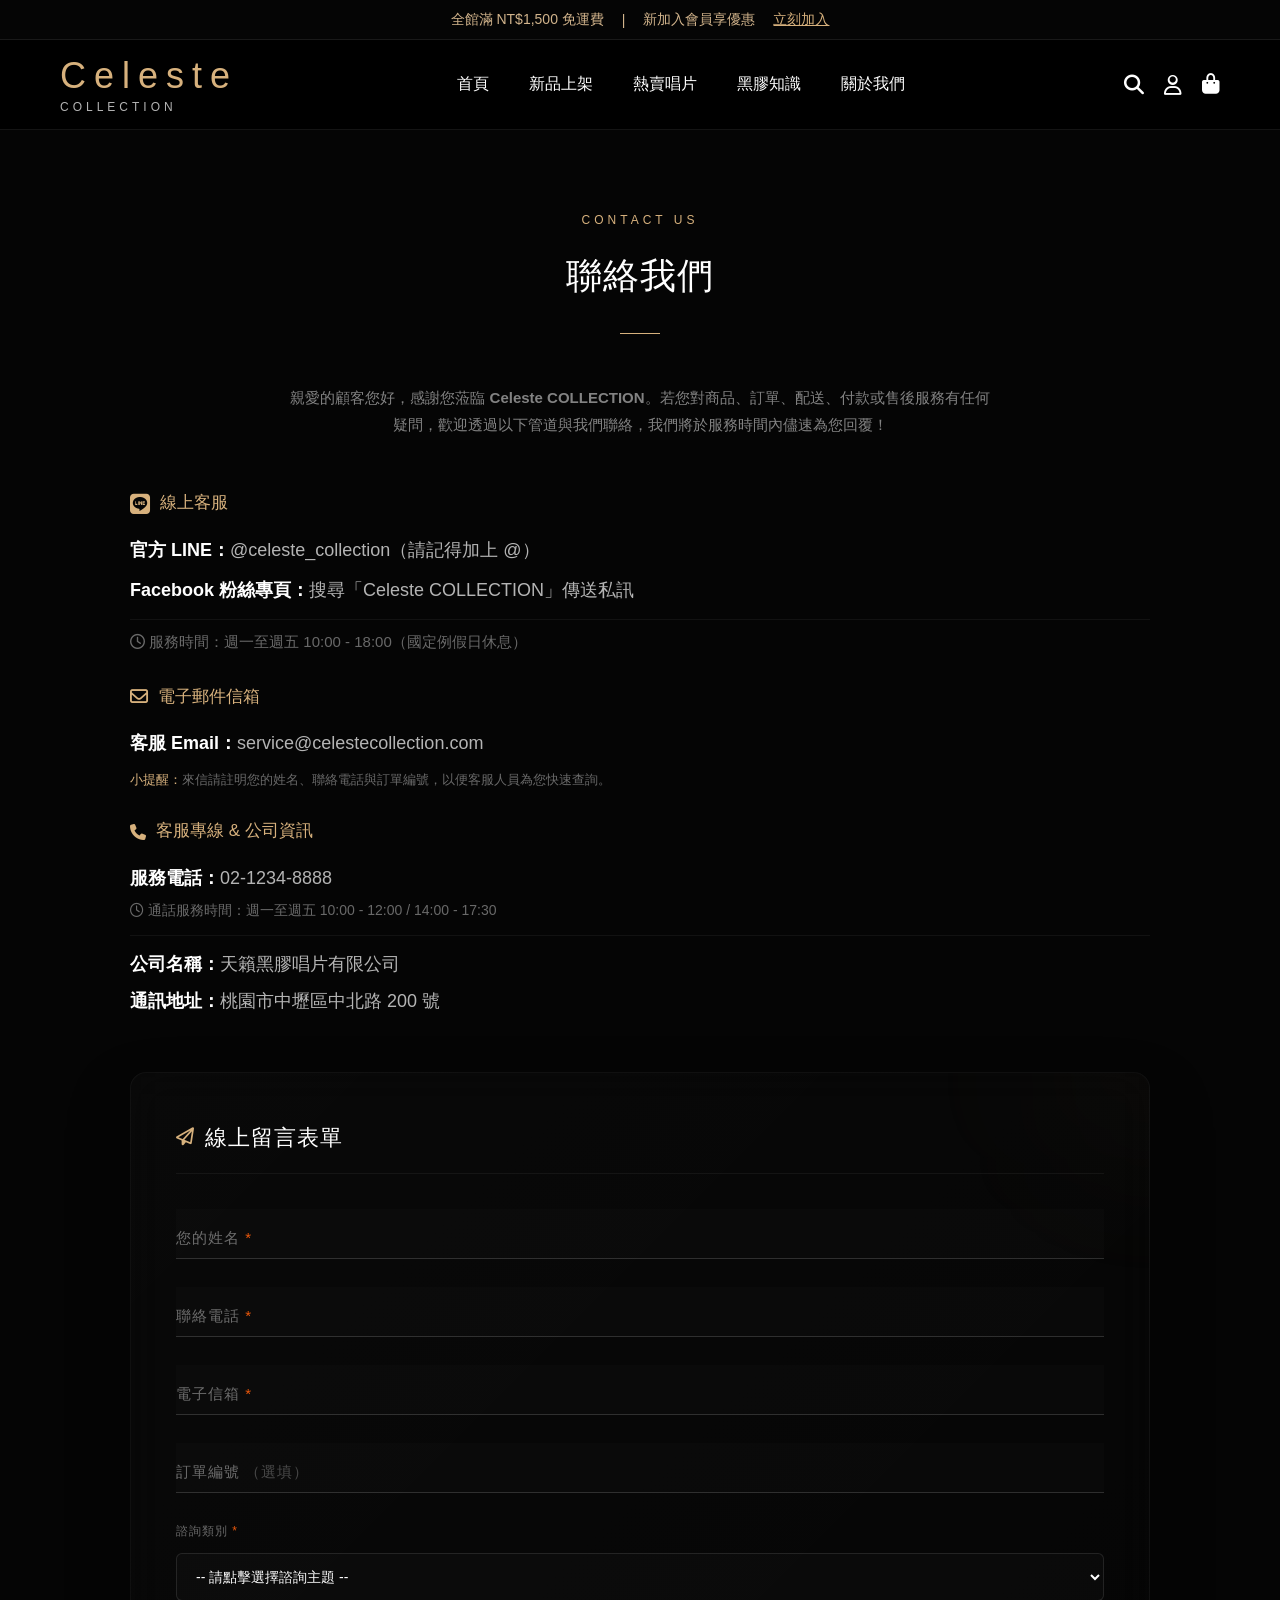
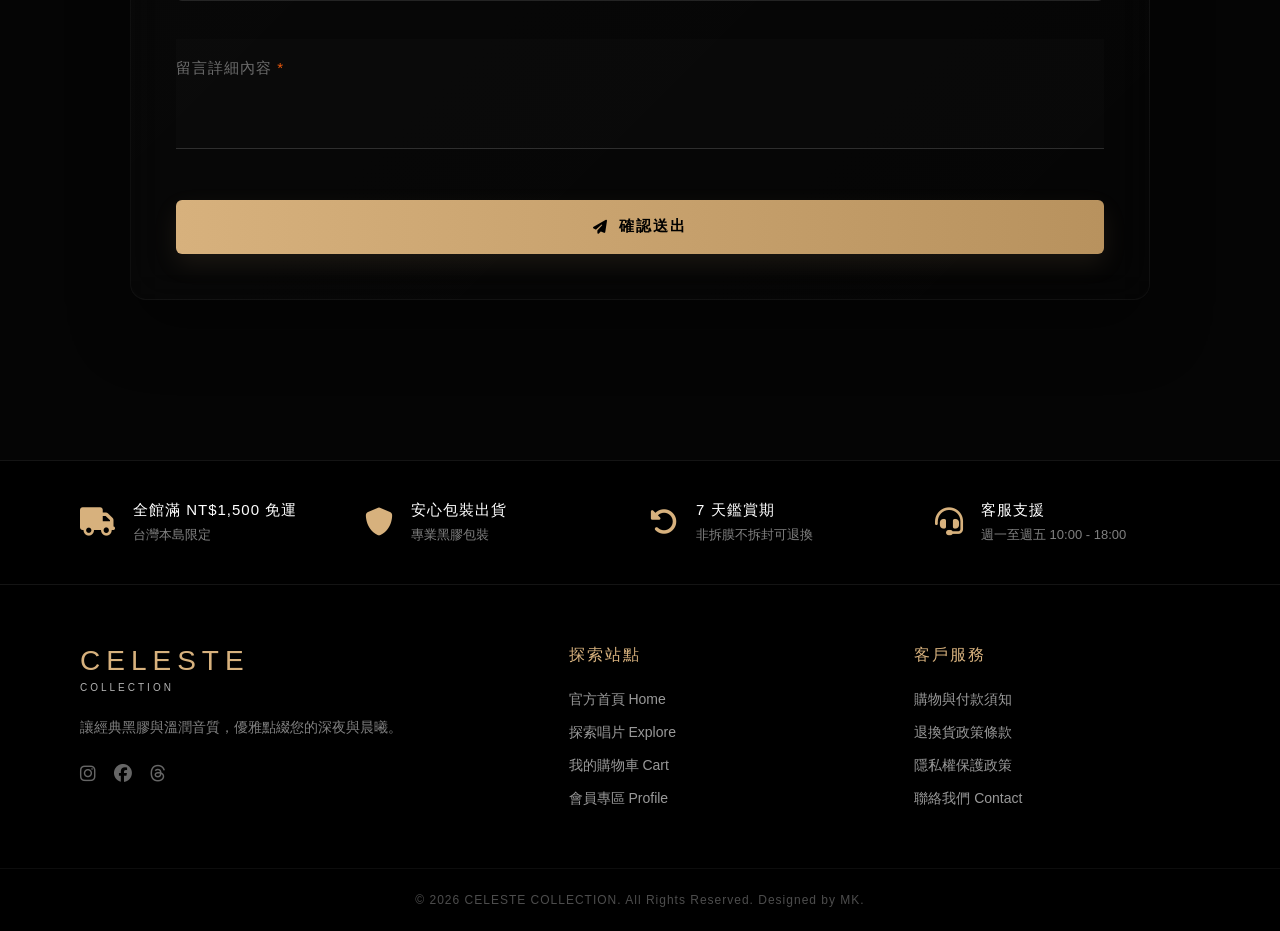
<file: contact.html>
<!DOCTYPE html>
<html lang="zh-Hant">
<head>
  <meta charset="UTF-8" />
  <meta name="viewport" content="width=device-width, initial-scale=1.0" />
  <title>聯絡我們 | Celeste COLLECTION</title>

  <link rel="stylesheet" href="css/style.css" />
  <link rel="icon" type="image/png" sizes="32x32" href="img/favicon.png">
  <link rel="stylesheet" href="https://cdnjs.cloudflare.com/ajax/libs/font-awesome/6.5.2/css/all.min.css"/>

</head>
<body>

  <!-- TOP BAR -->
  <div class="top-bar">
    <p>全館滿 NT$1,500 免運費</p>
    <span>|</span>
    <p>新加入會員享優惠</p>
    <a href="member.html" class="member-link">立刻加入</a>
  </div>


  <!-- NAVBAR -->
  <header class="navbar">

    <div class="logo">
      <h1>Celeste</h1>
      <span>COLLECTION</span>
    </div>

    <nav>
      <a href="index.html">首頁</a>
      <a href="new-arrival.html">新品上架</a>
      <a href="category.html">熱賣唱片</a>
      <a href="vinyl-knowledge.html">黑膠知識</a>
      <a href="about-us.html">關於我們</a>
    </nav>

    <div class="nav-icons">
      <div class="search-wrapper">
        <input type="text" id="global-search-input" placeholder="搜尋專輯、歌手...">
        <button id="global-search-btn" title="開始搜尋">
          <i class="fa-solid fa-magnifying-glass"></i>
        </button>
      </div>

      <a href="member.html" class="icon-badge">
      <i class="fa-regular fa-user"></i>
      </a>

      <div class="icon-badge">
        <a href="cart.html">
            <i class="fa-solid fa-bag-shopping"></i> 
        </a>
        <span id="cart-badge-count">0</span>
      </div>

    </div>
  </header>


  <main class="policy-page-container" style="width: 100%; max-width: 1100px; margin: 0 auto; padding: 80px 40px; color: rgba(255,255,255,0.7); font-size: 15px; line-height: 1.8; text-align: left;">
    
    <!-- 頁面大標題 -->
    <div class="policy-header" style="text-align: center; margin-bottom: 50px;">
      <span style="color: #d7b17d; font-size: 12px; letter-spacing: 4px; display: block; margin-bottom: 12px;">CONTACT US</span>
      <h2 style="font-size: 36px; font-weight: 300; color: white; letter-spacing: 1px; margin: 0;">聯絡我們</h2>
      <div style="width: 40px; height: 1px; background: #d7b17d; margin: 25px auto 0 auto;"></div>
    </div>

    <!-- 前言導言 -->
    <p style="margin-bottom: 40px; color: rgba(255,255,255,0.5); text-align: center; max-width: 700px; margin: 0 auto 50px auto;">
      親愛的顧客您好，感謝您蒞臨 <strong>Celeste COLLECTION</strong>。若您對商品、訂單、配送、付款或售後服務有任何疑問，歡迎透過以下管道與我們聯絡，我們將於服務時間內儘速為您回覆！
    </p>

    <!-- 雙欄排版：左側官方資訊，右側留言表單 -->
    <div class="contact-grid-layout">
      
      <!-- 左側欄：通訊管道 -->
      <div class="contact-info-side">
        
        <!-- 線上客服 -->
        <div class="info-card-box">
          <h3 style="color: #d7b17d; font-size: 17px; font-weight: 400; margin-top: 0; margin-bottom: 15px; display: flex; align-items: center; gap: 10px;">
            <i class="fa-brands fa-line" style="font-size: 20px; color: #d7b17d;"></i> 線上客服
          </h3>
          <p style="margin: 0 0 8px 0; font-size: large;"><strong style="color: white;">官方 LINE：</strong>@celeste_collection（請記得加上 @）</p>
          <p style="margin: 0 0 12px 0; font-size: large;"><strong style="color: white;">Facebook 粉絲專頁：</strong>搜尋「Celeste COLLECTION」傳送私訊</p>
          <p style="color: rgba(255,255,255,0.4); display: block; border-top: 1px solid rgba(255,255,255,0.05); padding-top: 8px;">
            <i class="fa-regular fa-clock"></i> 服務時間：週一至週五 10:00 - 18:00（國定例假日休息）
          </p>
        </div>
        <br>

        <!-- 電子郵件 -->
        <div class="info-card-box">
          <h3 style="color: #d7b17d; font-size: 17px; font-weight: 400; margin-top: 0; margin-bottom: 15px; display: flex; align-items: center; gap: 10px;">
            <i class="fa-regular fa-envelope" style="font-size: 18px;"></i> 電子郵件信箱
          </h3>
          <p style="margin: 0 0 10px 0; font-size: large;"><strong style="color: white;">客服 Email：</strong>service@celestecollection.com</p>
          <p style="margin: 0; font-size: 13px; color: rgba(255,255,255,0.4); line-height: 1.5;">
            <span style="color: #d7b17d;">小提醒：</span>來信請註明您的姓名、聯絡電話與訂單編號，以便客服人員為您快速查詢。
          </p>
        </div>
        <br>

        <!-- 客服專線與公司資訊 -->
        <div class="info-card-box">
          <h3 style="color: #d7b17d; font-size: 17px; font-weight: 400; margin-top: 0; margin-bottom: 15px; display: flex; align-items: center; gap: 10px;">
            <i class="fa-solid fa-phone" style="font-size: 16px;"></i> 客服專線 & 公司資訊
          </h3>
          <p style="margin: 0 0 4px 0; font-size: large;"><strong style="color: white;">服務電話：</strong>02-1234-8888</p>
          <p style="margin: 0 0 12px 0; font-size: 14px; color: rgba(255,255,255,0.4);"><i class="fa-regular fa-clock"></i> 通話服務時間：週一至週五 10:00 - 12:00 / 14:00 - 17:30</p>
          <div style="border-top: 1px solid rgba(255,255,255,0.05); padding-top: 12px; margin-top: 12px; font-size: 14px; display: flex; flex-direction: column; gap: 4px;">
            <p style="margin: 0; font-size: large;"><strong style="color: white;">公司名稱：</strong>天籟黑膠唱片有限公司</p>
            <p style="margin: 0; font-size: large;"><strong style="color: white;">通訊地址：</strong>桃園市中壢區中北路 200 號</p>
            <br><br>
          </div>
        </div>

      </div>

      <!-- 線上留言表單 -->
      <div class="contact-form-side">
        <div class="contact-form-box" style="background: linear-gradient(135deg, rgba(255, 255, 255, 0.02) 0%, rgba(255, 255, 255, 0.005) 100%); border: 1px solid rgba(255, 255, 255, 0.04); border-radius: 16px; padding: 45px; box-shadow: 0 30px 60px rgba(0, 0, 0, 0.4); backdrop-filter: blur(20px); -webkit-backdrop-filter: blur(20px); position: relative; overflow: hidden;">

            <div style="position: absolute; top: -100px; right: -100px; width: 200px; height: 200px; background: rgba(215, 177, 125, 0.03); filter: blur(80px); border-radius: 50%; pointer-events: none;"></div>

            <h3 style="color: white; font-size: 22px; font-weight: 300; margin-top: 0; margin-bottom: 35px; text-align: left; border-bottom: 1px solid rgba(255,255,255,0.05); padding-bottom: 16px; letter-spacing: 1px; display: flex; align-items: center; gap: 10px;">
            <i class="fa-regular fa-paper-plane" style="color: #d7b17d; font-size: 18px;"></i> 線上留言表單
            </h3>
            
            <form id="client-contact-form" onsubmit="handleContactSubmit(event)" style="display: flex; flex-direction: column; gap: 28px;">
            
            <!-- 您的姓名 -->
            <div class="form-group-row" style="position: relative; margin-bottom: 0;">
                <input type="text" id="contact-name" placeholder=" " required style="width: 100%; height: 50px; background: rgba(255, 255, 255, 0.01); border: none; border-bottom: 1px solid rgba(255, 255, 255, 0.15); border-radius: 0; padding: 15px 0 5px 0; color: white; font-size: 15px; box-sizing: border-box; outline: none; transition: all 0.3s ease;">
                <label for="contact-name" style="position: absolute; left: 0; top: 15px; color: rgba(255, 255, 255, 0.4); font-size: 15px; pointer-events: none; transition: all 0.3s cubic-bezier(0.25, 1, 0.5, 1); letter-spacing: 1px;">您的姓名 <span style="color: #ea580c;">*</span></label>
                <div class="line-bar" style="position: absolute; bottom: 0; left: 0; width: 0; height: 1px; background: #d7b17d; transition: all 0.4s ease;"></div>
            </div>

            <!-- 聯絡電話 -->
            <div class="form-group-row" style="position: relative; margin-bottom: 0;">
                <input type="tel" id="contact-phone" placeholder=" " required style="width: 100%; height: 50px; background: rgba(255, 255, 255, 0.01); border: none; border-bottom: 1px solid rgba(255, 255, 255, 0.15); border-radius: 0; padding: 15px 0 5px 0; color: white; font-size: 15px; box-sizing: border-box; outline: none; transition: all 0.3s ease;">
                <label for="contact-phone" style="position: absolute; left: 0; top: 15px; color: rgba(255, 255, 255, 0.4); font-size: 15px; pointer-events: none; transition: all 0.3s cubic-bezier(0.25, 1, 0.5, 1); letter-spacing: 1px;">聯絡電話 <span style="color: #ea580c;">*</span></label>
                <div class="line-bar" style="position: absolute; bottom: 0; left: 0; width: 0; height: 1px; background: #d7b17d; transition: all 0.4s ease;"></div>
            </div>

            <!-- 電子信箱 -->
            <div class="form-group-row" style="position: relative; margin-bottom: 0;">
                <input type="email" id="contact-email" placeholder=" " required style="width: 100%; height: 50px; background: rgba(255, 255, 255, 0.01); border: none; border-bottom: 1px solid rgba(255, 255, 255, 0.15); border-radius: 0; padding: 15px 0 5px 0; color: white; font-size: 15px; box-sizing: border-box; outline: none; transition: all 0.3s ease;">
                <label for="contact-email" style="position: absolute; left: 0; top: 15px; color: rgba(255, 255, 255, 0.4); font-size: 15px; pointer-events: none; transition: all 0.3s cubic-bezier(0.25, 1, 0.5, 1); letter-spacing: 1px;">電子信箱 <span style="color: #ea580c;">*</span></label>
                <div class="line-bar" style="position: absolute; bottom: 0; left: 0; width: 0; height: 1px; background: #d7b17d; transition: all 0.4s ease;"></div>
            </div>

            <!-- 訂單編號 -->
            <div class="form-group-row" style="position: relative; margin-bottom: 0;">
                <input type="text" id="contact-order-id" placeholder=" " style="width: 100%; height: 50px; background: rgba(255, 255, 255, 0.01); border: none; border-bottom: 1px solid rgba(255, 255, 255, 0.15); border-radius: 0; padding: 15px 0 5px 0; color: white; font-size: 15px; box-sizing: border-box; outline: none; transition: all 0.3s ease;">
                <label for="contact-order-id" style="position: absolute; left: 0; top: 15px; color: rgba(255, 255, 255, 0.4); font-size: 15px; pointer-events: none; transition: all 0.3s cubic-bezier(0.25, 1, 0.5, 1); letter-spacing: 1px;">訂單編號 <span style="color: rgba(255,255,255,0.25);">（選填）</span></label>
                <div class="line-bar" style="position: absolute; bottom: 0; left: 0; width: 0; height: 1px; background: #d7b17d; transition: all 0.4s ease;"></div>
            </div>

            <!-- 諮詢類別 -->
            <div class="form-group-row" style="text-align: left; margin-bottom: 0;">
                <label style="color: rgba(255, 255, 255, 0.4); font-size: 12px; display: block; margin-bottom: 10px; letter-spacing: 1px;">諮詢類別 <span style="color: #ea580c;">*</span></label>
                <select id="contact-category" required style="width: 100%; height: 48px; background: rgba(255, 255, 255, 0.02); border: 1px solid rgba(255, 255, 255, 0.1); border-radius: 6px; padding: 0 15px; color: white; font-size: 14px; outline: none; cursor: pointer; transition: 0.3s;">
                <option value="" disabled selected style="background:#111;">-- 請點擊選擇諮詢主題 --</option>
                <option value="商品諮詢" style="background:#111; color:white;">商品諮詢 (唱片編制/規格)</option>
                <option value="訂單與付款" style="background:#111; color:white;">訂單與付款 (金流核帳驗證)</option>
                <option value="物流配送" style="background:#111; color:white;">物流配送 (加固精密包裝進度)</option>
                <option value="退換貨服務" style="background:#111; color:white;">退換貨服務 (七天猶豫期申請)</option>
                <option value="合作提案" style="background:#111; color:white;">合作提案 (商務洽談)</option>
                <option value="其他" style="background:#111; color:white;">其他項目</option>
                </select>
            </div>

            <!-- 留言內容 -->
            <div class="form-group-row" style="position: relative; margin-bottom: 0; margin-top: 10px;">
              <textarea id="contact-message" placeholder=" " required style="width: 100%; height: 110px; background: rgba(255, 255, 255, 0.01); border: none; border-bottom: 1px solid rgba(255, 255, 255, 0.15); border-radius: 0; padding: 20px 0 5px 0; color: white; font-size: 14px; box-sizing: border-box; outline: none; resize: none; transition: all 0.3s ease; line-height: 1.6;"></textarea>
              <label for="contact-message" style="position: absolute; left: 0; top: 15px; color: rgba(255, 255, 255, 0.4); font-size: 15px; pointer-events: none; transition: all 0.3s cubic-bezier(0.25, 1, 0.5, 1); letter-spacing: 1px;">留言詳細內容 <span style="color: #ea580c;">*</span></label>
              <div class="line-bar" style="position: absolute; bottom: 0; left: 0; width: 0; height: 1px; background: #d7b17d; transition: all 0.4s ease;"></div>
            </div>

            <!-- 送出按鈕 -->
            <button type="submit" class="submit-contact-btn" style="width: 100%; height: 54px; background: linear-gradient(90deg, #d7b17d 0%, #b8925e 100%); color: black; border: none; border-radius: 6px; font-size: 15px; font-weight: bold; letter-spacing: 2px; cursor: pointer; transition: all 0.4s cubic-bezier(0.25, 1, 0.5, 1); display: flex; align-items: center; justify-content: center; gap: 10px; margin-top: 15px; box-shadow: 0 10px 25px rgba(215, 177, 125, 0.1);">
                <i class="fa-solid fa-paper-plane" style="font-size: 14px;"></i> 確認送出
            </button>

            </form>
        </div>
      </div>

    </div>
  </main>

  <!-- FOOTER -->
<footer class="main-footer">

  <div class="footer-service-bar">
    <div class="service-card">
      <i class="fa-solid fa-truck"></i>
      <div>
        <h4>全館滿 NT$1,500 免運</h4>
        <p>台灣本島限定</p>
      </div>
    </div>
    <div class="service-card">
      <i class="fa-solid fa-shield"></i>
      <div>
        <h4>安心包裝出貨</h4>
        <p>專業黑膠包裝</p>
      </div>
    </div>
    <div class="service-card">
      <i class="fa-solid fa-rotate-left"></i>
      <div>
        <h4>7 天鑑賞期</h4>
        <p>非拆膜不拆封可退換</p>
      </div>
    </div>
    <div class="service-card">
      <i class="fa-solid fa-headset"></i>
      <div>
        <h4>客服支援</h4>
        <p>週一至週五 10:00 - 18:00</p>
      </div>
    </div>
  </div>

  <div class="footer-links-container">

    <div class="footer-column brand-column">
        <div class="logo">
          <h1>CELESTE</h1>
          <span>COLLECTION</span>
        </div>
        <p class="footer-brand-desc">讓經典黑膠與溫潤音質，優雅點綴您的深夜與晨曦。</p>
        <div class="footer-socials">
          <a href="#" target="_self"><i class="fa-brands fa-instagram"></i></a>
          <a href="#" target="_self"><i class="fa-brands fa-facebook"></i></a>
          <a href="#" target="_self"><i class="fa-brands fa-threads"></i></a>
        </div>
      </div>

      <div class="footer-column links-column">
        <h3>探索站點</h3>
        <ul>
          <li><a href="index.html" target="_self">官方首頁 Home</a></li>
          <li><a href="category.html" target="_self">探索唱片 Explore</a></li>
          <li><a href="cart.html" target="_self">我的購物車 Cart</a></li>
          <li><a href="member.html" target="_self">會員專區 Profile</a></li>
        </ul>
      </div>

      <div class="footer-column links-column">
        <h3>客戶服務</h3>
        <ul>
          <li><a href="shopping-info.html" target="_self">購物與付款須知</a></li>
          <li><a href="return-policy.html" target="_self">退換貨政策條款</a></li>
          <li><a href="privacy-policy.html" target="_self">隱私權保護政策</a></li>
          <li><a href="contact.html" target="_self">聯絡我們 Contact</a></li>
        </ul>
      </div>

    </div>

    <div class="footer-copyright">
      <p>&copy; 2026 CELESTE COLLECTION. All Rights Reserved. Designed by MK.</p>
    </div>

  </footer>



  <script>
  // =========================================================================
  // 購物車 & 收藏
  // =========================================================================
      const favBadge = document.getElementById('fav-badge-count');
      if (favBadge) {
        // 1. 商品數
        let favoritesArray = JSON.parse(localStorage.getItem('myFavoriteItems')) || [];
        let totalFavsCount = favoritesArray.length;
        
        // 2. 即時更新數字
        favBadge.textContent = totalFavsCount;
        
        // 3. 視覺優化
        if (totalFavsCount === 0) {
          favBadge.style.display = 'none';
        } else {
          favBadge.style.display = 'flex';
        }
        
        // 4. 跨頁同步
        localStorage.setItem('globalFavsCount', totalFavsCount);
      }

      document.addEventListener('DOMContentLoaded', function() {
  

        const savedCartCount = localStorage.getItem('globalCartCount') || '0';
        const cartBadge = document.getElementById('cart-badge-count');
        
        if (cartBadge) {
          cartBadge.textContent = savedCartCount;
          
          if (parseInt(savedCartCount) === 0) {
            cartBadge.style.display = 'none';
          } else {
            cartBadge.style.display = 'flex';
          }
        }

        // 最新總收藏數
        const savedFavCount = localStorage.getItem('globalFavsCount') || '0';
        const favBadge = document.getElementById('fav-badge-count');
        
        if (favBadge) {
          // 3. 同步最新數量
          favBadge.textContent = savedFavCount;
          
          // 4. 視覺優化：如果完全沒收藏東西，自動隱藏不顯示
          if (parseInt(savedFavCount) === 0) {
            favBadge.style.display = 'none';
          } else {
            favBadge.style.display = 'flex';
          }
        }

      });


  
  // =========================================================================
  // 搜尋功能
  // =========================================================================
  document.addEventListener('DOMContentLoaded', function() {
    // 1. 同步全站導覽列愛心與購物車金色通知泡泡
    if (typeof syncNavbarBadges === 'function') {
      syncNavbarBadges();
    }

    // 2. 串通首頁放大鏡搜尋核心
    const searchInput = document.getElementById('global-search-input');
    const searchBtn = document.getElementById('global-search-btn');

    if (searchInput && searchBtn) {
      // 執行跨頁參數發送跳轉
      function handleHomeSearchAction() {
        const keyword = searchInput.value.trim();
        if (keyword !== "") {
          window.location.href = `category.html?search=${encodeURIComponent(keyword)}`;
        }
      }

      // 監聽點擊放大鏡圖示
      searchBtn.addEventListener('click', function(e) {
        e.preventDefault();
        if (searchInput.value.trim() === "") {
          searchInput.focus(); 
        } else {
          handleHomeSearchAction();
        }
      });

      searchInput.addEventListener('keypress', function(e) {
        if (e.key === 'Enter') {
          e.preventDefault();
          handleHomeSearchAction();
        }
      });
    }
  });

  function syncNavbarBadges() {
    const savedCartCount = localStorage.getItem('globalCartCount') || '0';
    const cartBadge = document.getElementById('cart-badge-count');
    if (cartBadge) { 
      cartBadge.textContent = savedCartCount; 
      cartBadge.style.display = (parseInt(savedCartCount) === 0) ? 'none' : 'flex'; 
    }
    const savedFavCount = localStorage.getItem('globalFavsCount') || '0';
    const favBadge = document.getElementById('fav-badge-count');
    if (favBadge) { 
      favBadge.textContent = savedFavCount; 
      favBadge.style.display = (parseInt(savedFavCount) === 0) ? 'none' : 'flex'; 
    }
  }

  // =========================================================================
  // 表單
  // =========================================================================
    function handleContactSubmit(e) {
        e.preventDefault(); // 攔截傳統網頁跳轉刷新
        
        const name = document.getElementById('contact-name').value.trim();
        const phone = document.getElementById('contact-phone').value.trim();
        const email = document.getElementById('contact-email').value.trim();
        const orderId = document.getElementById('contact-order-id').value.trim() || '無';
        const category = document.getElementById('contact-category').value;
        const message = document.getElementById('contact-message').value.trim();

        // 高級資管本地連動快取：模擬將留言送至後台
        let contactLogs = JSON.parse(localStorage.getItem('adminContactLogs')) || [];
        contactLogs.push({
            id: "MSG-" + Date.now(),
            name, phone, email, orderId, category, message,
            date: new Date().toLocaleString()
        });
        localStorage.setItem('adminContactLogs', JSON.stringify(contactLogs));

        // 彈出奢華提示並清空表單
        alert(`✨ 留言提交成功！\n尊敬的 ${name} 您好，系統已安全建立您的諮詢工單。我們將指派專人於 24 小時內回覆至您的信箱：${email}，請留意收信。`);
        document.getElementById('client-contact-form').reset();
    }

  // =========================================================================
  // 表單連結到admin 帳號
  // =========================================================================

    function handleContactSubmit(e) {
      e.preventDefault(); // 1. 攔截傳統網頁跳轉重新整理，保障動態核心資料安全寫入

      // 2. 即時擷取前台奢華表單中，客戶輸入的所有真實資料
      const name = document.getElementById('contact-name').value.trim();
      const phone = document.getElementById('contact-phone').value.trim();
      const email = document.getElementById('contact-email').value.trim();
      const orderId = document.getElementById('contact-order-id').value.trim() || '無相關訂單';
      const category = document.getElementById('contact-category').value;
      const message = document.getElementById('contact-message').value.trim();

      // 3. 安全防禦：如果最核心的必填欄位為空，直接攔截防呆
      if (!name || !phone || !email || !category || !message) {
        alert('✕ 提交失敗：請確認所有帶有金色星號 (*) 的必填欄位皆已填寫完整。');
        return;
      }

      // 4. 【核心資管串聯】向全站共享庫撈取現有的 Admin 留言紀錄夾
      let contactLogs = JSON.parse(localStorage.getItem('adminContactLogs')) || [];

      // 5. 將客戶提交的留言包裝成一筆標準的資料庫結構工單物件
      const newTicket = {
        ticketId: "TICKET-" + Date.now(), // 自動生成唯一工單流水號
        clientName: name,
        clientPhone: phone,
        clientEmail: email,
        relatedOrderId: orderId,
        consultCategory: category,
        clientMessage: message,
        submitTime: new Date().toLocaleString(), // 抓取當下的送出精確時間
        status: "未處理" // 預設狀態，方便管理員在後台點選「標記為已回覆」
      };

      // 6. 安全推入陣列，並將完全體寫回全站 LocalStorage 快取中
      contactLogs.push(newTicket);
      localStorage.setItem('adminContactLogs', JSON.stringify(contactLogs));

      // 7. 同步更新：如果管理員後台需要即時未讀通知計數，可以在此累積
      let currentUnreadCount = parseInt(localStorage.getItem('adminUnreadMsgCount')) || 0;
      localStorage.setItem('adminUnreadMsgCount', currentUnreadCount + 1);

      // 8. 彈出奢華的頂級商務客戶提示，並將動態浮動表單完全清空重置
      alert(`✨ 留言提交成功！\n\n尊敬的 ${name} 您好：\n系統已安全建立您的諮詢工單（單號：${newTicket.ticketId}）。我們將指派專人於 24 小時內回覆至您的信箱：${email}，請留意您的收信。`);
      
      // 清空表單，讓浮動標籤優雅滑動退回原位
      document.getElementById('client-contact-form').reset();
    }

    // 頂部導覽列數量通知泡泡即時校正 (維持跨頁一致性)
    function syncNavbarBadges() {
      const savedCartCount = localStorage.getItem('globalCartCount') || '0';
      const cartBadge = document.getElementById('cart-badge-count');
      if (cartBadge) { 
        cartBadge.textContent = savedCartCount; 
        cartBadge.style.display = (parseInt(savedCartCount) === 0) ? 'none' : 'flex'; 
      }
      const savedFavCount = localStorage.getItem('globalFavsCount') || '0';
      const favBadge = document.getElementById('fav-badge-count');
      if (favBadge) { 
        favBadge.textContent = savedFavCount; 
        favBadge.style.display = (parseInt(savedFavCount) === 0) ? 'none' : 'flex'; 
      }
    }

    // 網頁一載入就啟動泡泡校正
    document.addEventListener('DOMContentLoaded', syncNavbarBadges);

  </script>

</body>
</html>
</file>
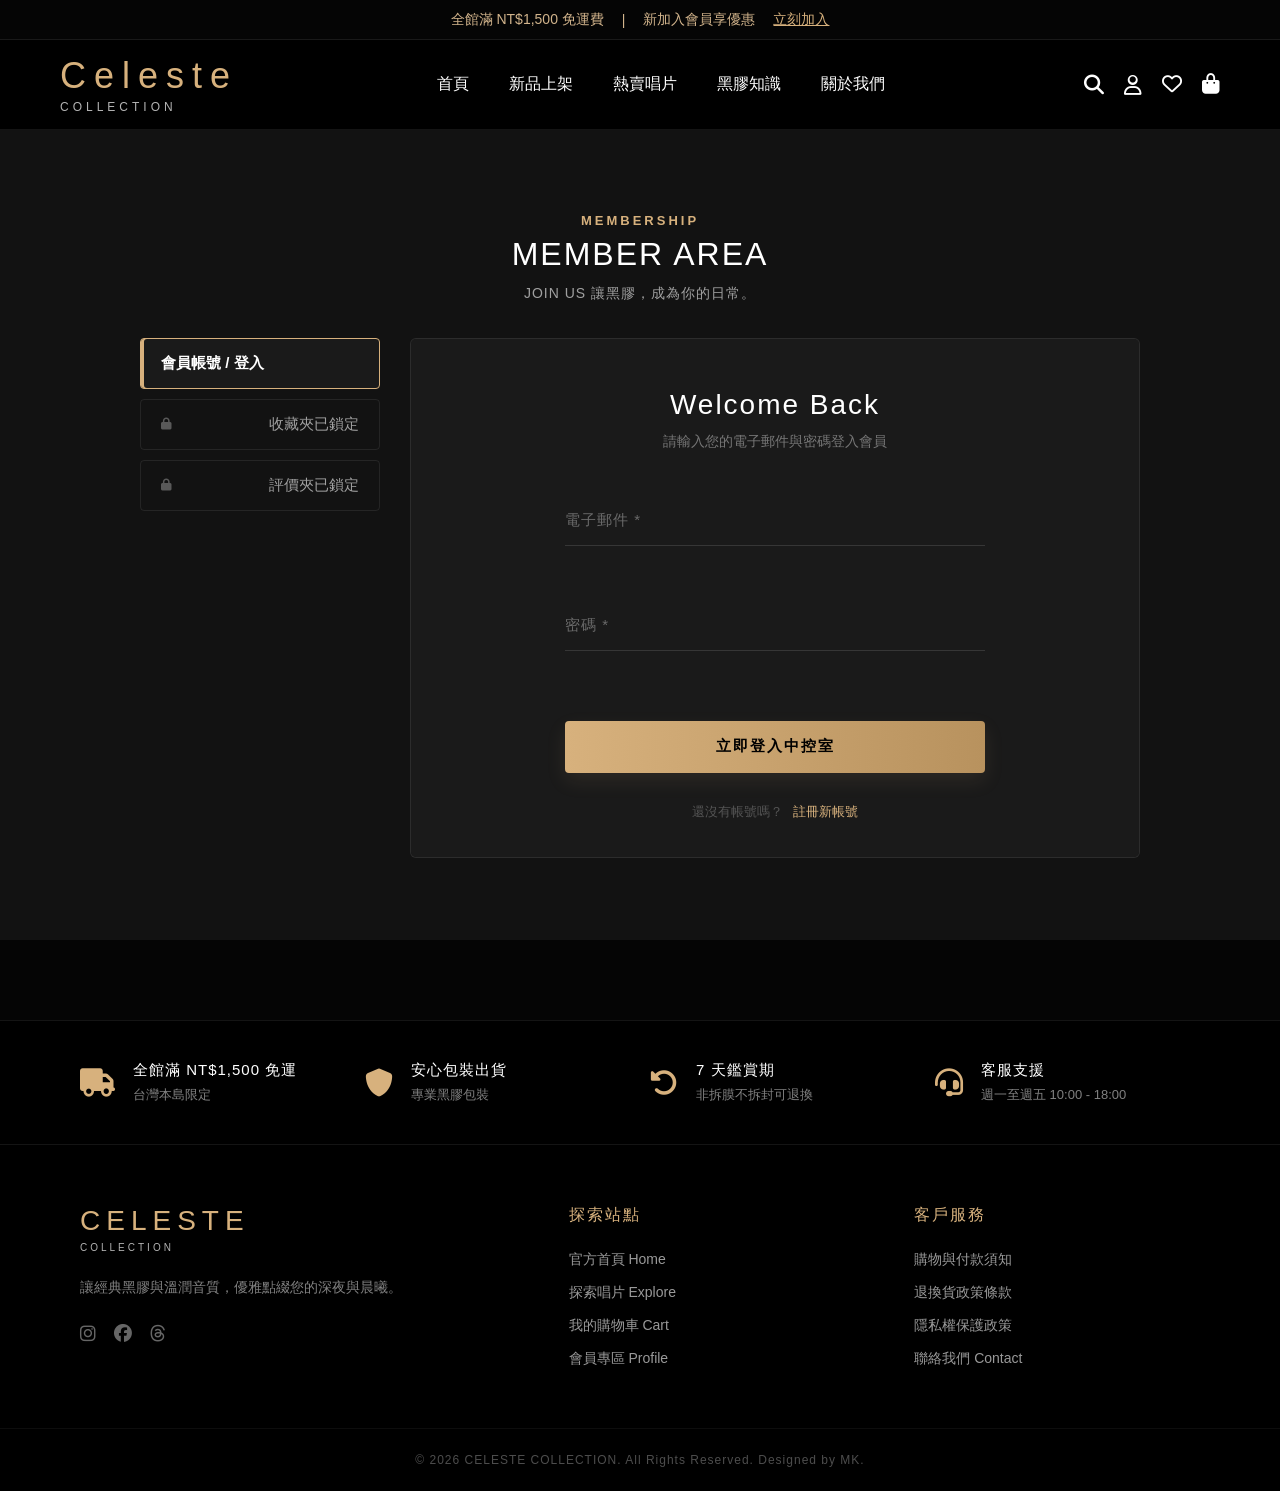
<file: member.html>
<!DOCTYPE html>
<html lang="zh-Hant">
<head>
  <meta charset="UTF-8" />
  <meta name="viewport" content="width=device-width, initial-scale=1.0" />
  <title>會員中心 | Celeste COLLECTION</title>

  <link rel="stylesheet" href="css/member.css" />
  <link rel="icon" type="image/png" sizes="32x32" href="img/favicon.png">
  <link rel="stylesheet" href="https://cdnjs.cloudflare.com/ajax/libs/font-awesome/6.5.2/css/all.min.css"/>

</head>
<body>

  <!-- TOP BAR -->
  <div class="top-bar">
    <p>全館滿 NT$1,500 免運費</p>
    <span>|</span>
    <p>新加入會員享優惠</p>
    <a href="member.html" class="member-link">立刻加入</a>
  </div>


  <!-- NAVBAR -->
  <header class="navbar">

    <div class="logo">
      <h1>Celeste</h1>
      <span>COLLECTION</span>
    </div>

    <nav>
      <a href="index.html">首頁</a>
      <a href="new-arrival.html">新品上架</a>
      <a href="category.html">熱賣唱片</a>
      <a href="vinyl-knowledge.html">黑膠知識</a>
      <a href="about-us.html">關於我們</a>
    </nav>

    <div class="nav-icons">
      <div class="search-wrapper">
        <input type="text" id="global-search-input" placeholder="搜尋專輯、歌手...">
        <button id="global-search-btn" title="開始搜尋">
          <i class="fa-solid fa-magnifying-glass"></i>
        </button>
      </div>

      <a href="member.html" class="icon-badge">
      <i class="fa-regular fa-user"></i>
      </a>

      <div class="icon-badge">
        <a href="member.html" target="_self" title="我的收藏">
          <i class="fa-regular fa-heart"></i>
        </a>
        <span id="fav-badge-count" style="display: none; font-weight: bold;">0</span>
      </div>

      <div class="icon-badge">
        <a href="cart.html">
            <i class="fa-solid fa-bag-shopping"></i> 
        </a>
        <span id="cart-badge-count">0</span>
      </div>
  </header>

    <section class="member-section">
  <!-- 頂部標題區 -->
  <div class="member-header">
    <span class="sub-title">MEMBERSHIP</span>
    <h2>MEMBER AREA</h2>
    <p class="join-us-text">JOIN US 讓黑膠，成為你的日常。</p>
  </div>

  <div class="member-container">
    <!-- 功能頁籤導覽列 -->
    <div class="member-tabs">
      <button class="tab-btn active" id="btn-tab-login" onclick="switchTab(event, 'tab-login')">會員帳號 / 登入</button>
      <!-- 加上鎖頭圖示，提示未解鎖狀態 -->
      <button class="tab-btn" id="btn-tab-favorites" onclick="switchTab(event, 'tab-favorites')"><i class="fa-solid fa-lock" style="font-size: 12px; margin-right: 4px; opacity: 0.6;"></i> 我的收藏</button>
      <button class="tab-btn" id="btn-tab-reviews" onclick="switchTab(event, 'tab-reviews')"><i class="fa-solid fa-lock" style="font-size: 12px; margin-right: 4px; opacity: 0.6;"></i> 我的評價</button>
    </div>

    <!-- 頁籤內容區 -->
    <div class="member-content-wrapper">
      
      <!-- 分頁 1：會員帳號（未登入顯示表單，登入後顯示會員資料） -->
      <div id="tab-login" class="tab-content active">
        <!-- 這個區塊會由下方 JS 依據登入狀態動態渲染 -->
      </div>

      <!-- 分頁 2：我的收藏 -->
      <div id="tab-favorites" class="tab-content">
        <div id="favorites-secure-content">
          <!-- 這裡放置原本的收藏內容 -->
        </div>
      </div>

      <!-- 分頁 3：我的評價 -->
      <div id="tab-reviews" class="tab-content">
        <div id="reviews-secure-content">
          <!-- 這裡放置原本的評價內容 -->
        </div>
      </div>

    </div>
  </div>
</section>

<!-- FOOTER -->
<footer class="main-footer">

  <div class="footer-service-bar">
    <div class="service-card">
      <i class="fa-solid fa-truck"></i>
      <div>
        <h4>全館滿 NT$1,500 免運</h4>
        <p>台灣本島限定</p>
      </div>
    </div>
    <div class="service-card">
      <i class="fa-solid fa-shield"></i>
      <div>
        <h4>安心包裝出貨</h4>
        <p>專業黑膠包裝</p>
      </div>
    </div>
    <div class="service-card">
      <i class="fa-solid fa-rotate-left"></i>
      <div>
        <h4>7 天鑑賞期</h4>
        <p>非拆膜不拆封可退換</p>
      </div>
    </div>
    <div class="service-card">
      <i class="fa-solid fa-headset"></i>
      <div>
        <h4>客服支援</h4>
        <p>週一至週五 10:00 - 18:00</p>
      </div>
    </div>
  </div>

  <div class="footer-links-container">

    <div class="footer-column brand-column">
        <div class="logo">
          <h1>CELESTE</h1>
          <span>COLLECTION</span>
        </div>
        <p class="footer-brand-desc">讓經典黑膠與溫潤音質，優雅點綴您的深夜與晨曦。</p>
        <div class="footer-socials">
          <a href="#" target="_self"><i class="fa-brands fa-instagram"></i></a>
          <a href="#" target="_self"><i class="fa-brands fa-facebook"></i></a>
          <a href="#" target="_self"><i class="fa-brands fa-threads"></i></a>
        </div>
      </div>

      <div class="footer-column links-column">
        <h3>探索站點</h3>
        <ul>
          <li><a href="index.html" target="_self">官方首頁 Home</a></li>
          <li><a href="category.html" target="_self">探索唱片 Explore</a></li>
          <li><a href="cart.html" target="_self">我的購物車 Cart</a></li>
          <li><a href="member.html" target="_self">會員專區 Profile</a></li>
        </ul>
      </div>

      <div class="footer-column links-column">
        <h3>客戶服務</h3>
        <ul>
          <li><a href="shopping-info.html" target="_self">購物與付款須知</a></li>
          <li><a href="return-policy.html" target="_self">退換貨政策條款</a></li>
          <li><a href="privacy-policy.html" target="_self">隱私權保護政策</a></li>
          <li><a href="contact.html" target="_self">聯絡我們 Contact</a></li>
        </ul>
      </div>

    </div>

    <div class="footer-copyright">
      <p>&copy; 2026 CELESTE COLLECTION. All Rights Reserved. Designed by MK.</p>
    </div>

  </footer>



<script>

  // =========================================================================
  // 搜尋功能
  // =========================================================================
  document.addEventListener('DOMContentLoaded', function() {
    // 1. 同步全站導覽列愛心與購物車金色通知泡泡
    if (typeof syncNavbarBadges === 'function') {
      syncNavbarBadges();
    }

    // 2. 串通首頁放大鏡搜尋核心
    const searchInput = document.getElementById('global-search-input');
    const searchBtn = document.getElementById('global-search-btn');

    if (searchInput && searchBtn) {
      // 執行跨頁參數發送跳轉
      function handleHomeSearchAction() {
        const keyword = searchInput.value.trim();
        if (keyword !== "") {
          window.location.href = `category.html?search=${encodeURIComponent(keyword)}`;
        }
      }

      // 監聽點擊放大鏡圖示
      searchBtn.addEventListener('click', function(e) {
        e.preventDefault();
        if (searchInput.value.trim() === "") {
          searchInput.focus(); 
        } else {
          handleHomeSearchAction();
        }
      });

      searchInput.addEventListener('keypress', function(e) {
        if (e.key === 'Enter') {
          e.preventDefault();
          handleHomeSearchAction();
        }
      });
    }
  });

  function syncNavbarBadges() {
    const savedCartCount = localStorage.getItem('globalCartCount') || '0';
    const cartBadge = document.getElementById('cart-badge-count');
    if (cartBadge) { 
      cartBadge.textContent = savedCartCount; 
      cartBadge.style.display = (parseInt(savedCartCount) === 0) ? 'none' : 'flex'; 
    }
    const savedFavCount = localStorage.getItem('globalFavsCount') || '0';
    const favBadge = document.getElementById('fav-badge-count');
    if (favBadge) { 
      favBadge.textContent = savedFavCount; 
      favBadge.style.display = (parseInt(savedFavCount) === 0) ? 'none' : 'flex'; 
    }
  }

  // =========================================================================
  // 購物車泡泡
  // =========================================================================
    document.addEventListener('DOMContentLoaded', function() {
  
    // 1. 初始化防禦檢查：檢查是否有登入狀態，預設未登入狀態鎖定為 'false'
    if (localStorage.getItem('isLoggedIn') === null) {
      localStorage.setItem('isLoggedIn', 'false');
    }
    
    // 2. 跨頁購物車數量泡泡校正機制：
    const savedCartCount = localStorage.getItem('globalCartCount') || '0';
    const cartBadge = document.getElementById('cart-badge-count');
    if (cartBadge) {
      cartBadge.textContent = savedCartCount;
      // 如果數量為 0，自動隱藏泡泡
      cartBadge.style.display = (parseInt(savedCartCount) === 0) ? 'none' : 'flex';
    }

    // 3. 同步校正右上角最新愛心收藏數量
    const savedFavCount = localStorage.getItem('globalFavsCount') || '0';
    const favBadge = document.getElementById('fav-badge-count');
    if (favBadge) {
      favBadge.textContent = savedFavCount;
      favBadge.style.display = (parseInt(savedFavCount) === 0) ? 'none' : 'flex';
    }

    // 4. 判定客人目前是登入還是未登入
    if (localStorage.getItem('isLoggedIn') === 'true') {
      // 情況 A：如果已經是登入狀態，強制隱藏註冊表單，直接把「會員後台大面板」開給他看
      if (typeof showLoggedInDashboard === 'function') {
        showLoggedInDashboard();
      }
    } else {
      // 情況 B：如果未登入，強制把「登入/註冊表單」打開
      if (typeof showAuthForms === 'function') {
        showAuthForms();
      }
    }
    }
  )


  // =========================================================================
  // 會員註冊
  // =========================================================================

      let currentFormMode = 'login'; 

      // =========================================================================
      // 全網頁載入初始化中控台
      // =========================================================================
      document.addEventListener('DOMContentLoaded', function() {
        
        // A. 初始化產品大庫快取 (若全站資料庫空了，自動補回初始黑膠商品資料)
        if (localStorage.getItem('localProductDB') === null) {
          const initialDatabase = { 
            "vinyl-001": { genre: "pop-jp", title: "The Book For (Overwatch Edition)", artist: "YOASOBI", price: 1680, img: "img/japanese/yoasobi/the_book_for1.jpg", tag: "流行樂 POP ＞ 日語", barcode: "0820200662170", releaseDate: "2026-06-26", stock: 3 }, 
            "vinyl-002": { genre: "rock", title: "Abbey Road", artist: "The Beatles", price: 1350, img: "img/japanese/yoasobi/the_book_for.jpg", tag: "搖滾樂 ROCK", barcode: "0602577922456", releaseDate: "1969-09-26", stock: 12 } 
          };
          localStorage.setItem('localProductDB', JSON.stringify(initialDatabase));
        }
        
        // B. 登入狀態預設值
        if (localStorage.getItem('isLoggedIn') === null) {
          localStorage.setItem('isLoggedIn', 'false');
        }
        
        // C. 註冊會員大庫預設值
        if (localStorage.getItem('registeredUsers') === null) {
          localStorage.setItem('registeredUsers', JSON.stringify([]));
        }

        // 同步全站導覽列愛心與購物車金色通知數量泡泡
        syncNavbarBadges();

        // 啟動全站跨頁模糊搜尋功能
        const searchInput = document.getElementById('global-search-input');
        const searchBtn = document.getElementById('global-search-btn');
        if (searchInput && searchBtn) {
          function handleHomeSearchAction() {
            const keyword = searchInput.value.trim();
            if (keyword !== "") {
              window.location.href = `category.html?search=${encodeURIComponent(keyword)}`;
            }
          }
          searchBtn.addEventListener('click', function(e) {
            e.preventDefault();
            if (searchInput.value.trim() === "") { searchInput.focus(); } else { handleHomeSearchAction(); }
          });
          searchInput.addEventListener('keypress', function(e) {
            if (e.key === 'Enter') { e.preventDefault(); handleHomeSearchAction(); }
          });
        }

        renderMemberPage();
      });

      // =========================================================================
      // 全站雙通知數量泡泡即時校正
      // =========================================================================
      function syncNavbarBadges() {
        const c = localStorage.getItem('globalCartCount') || '0';
        const cartBadge = document.getElementById('cart-badge-count');
        if (cartBadge) { cartBadge.textContent = c; cartBadge.style.display = (c === '0') ? 'none' : 'flex'; }
        const f = localStorage.getItem('globalFavsCount') || '0';
        const favBadge = document.getElementById('fav-badge-count');
        if (favBadge) { favBadge.textContent = f; favBadge.style.display = (f === '0') ? 'none' : 'flex'; }
      }

      // =========================================================================
      // 頁面狀態動態渲染中控台
      // =========================================================================
      function renderMemberPage() {
        const isLoggedIn = localStorage.getItem('isLoggedIn') === 'true';
        const loginTab = document.getElementById('tab-login');
        const favContent = document.getElementById('favorites-secure-content');
        const revContent = document.getElementById('reviews-secure-content');
        const favTabBtn = document.getElementById('btn-tab-favorites');
        const revTabBtn = document.getElementById('btn-tab-reviews');

        // ─── 🚀【最高美學權限】：利用 JS 動態將去框、純扁平的黑金樣式直接注入網頁頂部 ───
        if (!document.getElementById('luxury-auth-injected-css')) {
          const styleTag = document.createElement('style');
          styleTag.id = 'luxury-auth-injected-css';
          styleTag.innerHTML = `
            #tab-login { background: transparent !important; border: none !important; box-shadow: none !important; backdrop-filter: none !important; -webkit-backdrop-filter: none !important; max-width: 100% !important; width: 100% !important; padding: 10px 40px !important; margin: 0 auto; box-sizing: border-box; }
            #tab-login h3 { font-size: 28px !important; font-weight: 300 !important; color: white !important; letter-spacing: 2px !important; margin-top: 0 !important; margin-bottom: 12px !important; text-align: center !important; }
            #tab-login .form-desc { color: rgba(255, 255, 255, 0.4) !important; font-size: 14px !important; margin-bottom: 45px !important; text-align: center !important; }
            .member-form { max-width: 420px; margin: 0 auto; }
            .member-form .form-group { position: relative !important; margin-bottom: 35px !important; text-align: left !important; }
            .member-form .form-group input { width: 100% !important; height: 50px !important; background: transparent !important; border: none !important; border-bottom: 1px solid rgba(255, 255, 255, 0.12) !important; border-radius: 0 !important; padding: 15px 0 5px 0 !important; color: white !important; font-size: 15px !important; box-sizing: border-box !important; outline: none !important; transition: all 0.3s ease !important; }
            .member-form .form-group label { position: absolute !important; left: 0 !important; top: 15px !important; color: rgba(255, 255, 255, 0.35) !important; font-size: 15px !important; pointer-events: none !important; transition: all 0.3s cubic-bezier(0.25, 1, 0.5, 1) !important; letter-spacing: 1px !important; }
            .member-form .form-group label span { color: #ea580c !important; margin-left: 3px; }
            .member-form .form-group input:focus ~ label, .member-form .form-group input:not(:placeholder-shown) ~ label { top: -12px !important; color: #d7b17d !important; font-size: 12px !important; letter-spacing: 2px !important; }
            .member-form .form-group input:focus { border-bottom-color: #d7b17d !important; }
            .member-form .submit-btn { width: 100% !important; height: 52px !important; background: linear-gradient(90deg, #d7b17d 0%, #b8925e 100%) !important; color: black !important; border: none !important; border-radius: 4px !important; font-size: 15px !important; font-weight: bold !important; letter-spacing: 2px !important; cursor: pointer !important; transition: all 0.4s cubic-bezier(0.25, 1, 0.5, 1) !important; margin-top: 15px !important; box-shadow: 0 8px 20px rgba(215, 177, 125, 0.1) !important; display: flex; align-items: center; justify-content: center; }
            .member-form .submit-btn:hover { transform: translateY(-2px) !important; box-shadow: 0 12px 25px rgba(215, 177, 125, 0.2) !important; letter-spacing: 4px !important; }
            #tab-login .form-footer { margin-top: 30px !important; text-align: center !important; font-size: 13px !important; }
            #tab-login .form-footer span { color: rgba(255, 255, 255, 0.25) !important; }
            #tab-login .form-footer a { color: #d7b17d !important; text-decoration: none !important; margin-left: 6px !important; transition: all 0.3s ease !important; }
            #tab-login .form-footer a:hover { color: white !important; text-shadow: 0 0 8px rgba(255, 255, 255, 0.4) !important; }
          `;
          document.head.appendChild(styleTag);
        }

        if (isLoggedIn) {
          // --------------------------------------------------------------------------
          // 【狀態 A：正式會員已登入】 -> 解鎖側邊欄位標籤與隱私面板
          // --------------------------------------------------------------------------
          if (favTabBtn) favTabBtn.innerHTML = "我的收藏";
          if (revTabBtn) revTabBtn.innerHTML = "我的評價";

          const currentUserEmail = localStorage.getItem('currentUserEmail') || 'member@celeste.com';
          
          // 依據登入身分核對是特權管理員，還是註冊一般會員
          if (currentUserEmail === 'admin@gmail.com') {
            // 情況 A-1：管理員最高權限帳戶登入 ➔ 渲染庫存管理核心大後台
            let adminHtml = `
              <h3>Admin Control Center</h3>
              <p class="form-desc" style="color: #d7b17d;">⚙️ 官方管理員後台</p>
              <div class="admin-info-box" style="margin-bottom: 20px; font-size:14px; color:rgba(255,255,255,0.6); text-align:left;">
                <p style="margin:0;"><strong>目前身分：</strong> System Root Admin</p>
              </div>
              <div class="stock-manager-list" style="display:flex; flex-direction:column; gap:15px; background:rgba(255,255,255,0.01); padding:20px; border:1px solid rgba(255,255,255,0.05); border-radius:6px;">
            `;
            
            let currentDB = JSON.parse(localStorage.getItem('localProductDB'));
            for (let id in currentDB) {
              adminHtml += `
                <div class="admin-stock-row" data-id="${id}" style="display:flex; justify-content:space-between; align-items:center; border-bottom:1px solid rgba(255,255,255,0.03); padding-bottom:10px;">
                  <div style="max-width:60%; text-align:left;">
                    <h4 style="font-size:15px; font-weight:400; color:white; margin:0 0 4px 0; overflow:hidden; text-overflow:ellipsis; white-space:nowrap;">${currentDB[id].title}</h4>
                    <p style="font-size:12px; color:rgba(255,255,255,0.4); margin:0;">${currentDB[id].artist}</p>
                  </div>
                  <div class="admin-qty-ctrl" style="display:flex; align-items:center; gap:10px;">
                    <button class="admin-stock-btn btn-down" style="width:30px; height:30px; background:transparent; border:1px solid rgba(255,255,255,0.2); color:white; cursor:pointer; font-weight:bold; border-radius:4px;">-</button>
                    <span id="stock-display-${id}" class="admin-stock-display" style="font-size:16px; font-weight:bold; color:#d7b17d; min-width:30px; text-align:center;">${currentDB[id].stock}</span>
                    <button class="admin-stock-btn btn-up" style="width:30px; height:30px; background:#d7b17d; border:none; color:black; cursor:pointer; font-weight:bold; border-radius:4px;">+</button>
                  </div>
                </div> `;
            }
            adminHtml += `
              </div>

              <button id="logout-btn" class="submit-btn" style="width:100%; height:45px; background: transparent; border: 1px solid rgba(255,255,255,0.2); color: white; margin-top: 25px; cursor:pointer;">安全登出管理員</button>
        `;
        
        if (loginTab) loginTab.innerHTML = adminHtml;
        bindAdminStockControls(); 
      } else {
        // 情況 A-2：普通尊榮會員登入 ➔ 實時渲染個人資料卡與歷史消費明細
        renderRegularMemberPanel(currentUserEmail, loginTab);
      }

      // 登出按鈕通用監聽事件綁定
      const logoutBtn = document.getElementById('logout-btn');
      if (logoutBtn) {
        logoutBtn.addEventListener('click', function() {
          localStorage.setItem('isLoggedIn', 'false');
          localStorage.removeItem('currentUserEmail');
          alert('您已成功安全登出 Celeste 會員系統。');
          window.location.reload();
        });
      }

      // 實時同步：動態撈取個人收藏清單與歷史評論足跡
      renderMemberReviewsHistory();
      if (favContent) {
        let myFavIds = JSON.parse(localStorage.getItem('myFavoriteItems')) || [];
        if (myFavIds.length > 0) {
          let currentDB = JSON.parse(localStorage.getItem('localProductDB')) || {};
          let favHtml = `<h3>我的收藏夾 (${myFavIds.length})</h3><div style="display:grid; grid-template-columns: repeat(auto-fill, minmax(150px, 1fr)); gap: 15px; margin-top:20px;">`;
          myFavIds.forEach(id => {
            if (currentDB[id]) {
              favHtml += `
                <div style="background:rgba(255,255,255,0.02); padding:10px; border-radius:6px; border:1px solid rgba(255,255,255,0.04); text-align:center;">
                  <img src="${currentDB[id].img}" style="width:100%; height:120px; object-fit:cover; border-radius:4px;">
                  <p style="color:white; margin:8px 0 2px 0; font-size:13px; overflow:hidden; text-overflow:ellipsis; white-space:nowrap;">${currentDB[id].title}</p>
                  <a href="category.html?id=${id}" style="color:#d7b17d; font-size:12px; text-decoration:none;">查看商品頁 ➔</a>
                </div>`;
            }
          });
          favContent.innerHTML = favHtml + `</div>`;
        } else {
          favContent.innerHTML = `<h3>我的收藏</h3><div class="empty-state" style="padding:40px 0; text-align:center;"><p style="color:rgba(255,255,255,0.4); margin:0;">您目前尚未添加任何收藏黑膠</p></div>`;
        }
      }

      } else {
        // --------------------------------------------------------------------------
        // 【狀態 B：尚未登入 / 訪客狀態】 -> 上鎖面板，並無條件強制召喚表單在右側生成
        // --------------------------------------------------------------------------
        if (favTabBtn) favTabBtn.innerHTML = `<i class="fa-solid fa-lock" style="font-size:12px; margin-right:5px; opacity:0.5;"></i> 收藏夾已鎖定`;
        if (revTabBtn) revTabBtn.innerHTML = `<i class="fa-solid fa-lock" style="font-size:12px; margin-right:5px; opacity:0.5;"></i> 評價夾已鎖定`;

        if (favContent) favContent.innerHTML = `<div style="text-align:center; padding:50px 0; color:rgba(255,255,255,0.3);"><i class="fa-solid fa-lock" style="font-size:32px; margin-bottom:12px; display:block; opacity:0.2;"></i><p>請先完成登入，即可解鎖查閱您的專屬黑膠收藏夾。</p></div>`;
        if (revContent) revContent.innerHTML = `<div style="text-align:center; padding:50px 0; color:rgba(255,255,255,0.3);"><i class="fa-solid fa-lock" style="font-size:32px; margin-bottom:12px; display:block; opacity:0.2;"></i><p>請先完成登入，即可同步追蹤您在全站留下的聆聽心得。</p></div>`;

        if (loginTab) {
          renderGuestAuthForms(loginTab);
        }
      }
      } 

      // =========================================================================
      // 普通註冊尊榮會員：資訊面板渲染器 (內建顯示個人基本資料、歷史消費紀錄那些)
      // =========================================================================
      function renderRegularMemberPanel(currentUserEmail, loginTab) {
        if (!loginTab) return;

        // A. 反查註冊會員名冊大庫，提取當前登入用戶的帳戶啟用日期
        let users = JSON.parse(localStorage.getItem('registeredUsers')) || [];
        let userProfile = users.find(u => u.email === currentUserEmail) || {};
        let joinDateStr = userProfile.joinDate || "2026/06/18";

        // B. 結帳成功時生成的專屬訂單紀錄陣列
        const userOrderKey = 'historyOrders_' + currentUserEmail;
        let purchaseHistory = JSON.parse(localStorage.getItem(userOrderKey)) || [];

        // 數量中控台計數調校：優先以該帳號底下的實體訂單長度為基準
        let totalSpentCount = purchaseHistory.length.toString();

        // C. 渲染極奢黑金個人資料與實時消費明細面板
        let profileHtml = `
          <h3>Premium Member Profile</h3>
          <p class="form-desc" style="color: #d7b17d; margin-bottom: 25px;">✨ 歡迎回來, 您的會員中心 ✨</p>
          
          <!-- 子版塊一：個人基本資料卡 -->
          <div class="profile-section-card" style="background:rgba(255,255,255,0.02); padding:20px; border-radius:8px; border:1px solid rgba(255,255,255,0.05); text-align:left; margin-bottom:25px;">
            <h4 style="color:#d7b17d; margin:0 0 12px 0; font-weight:400; font-size:16px; border-bottom:1px solid rgba(255,255,255,0.05); padding-bottom:6px;"><i class="fa-regular fa-address-card" style="margin-right:6px;"></i> 個人基本資料</h4>
            <div style="font-size:14px; color:rgba(255,255,255,0.7); line-height:2;">
              <p style="margin:0;"><strong>尊榮帳號 (Email)：</strong> <span style="color:white; font-weight:bold;">${currentUserEmail}</span></p>
              <p style="margin:0;"><strong>會員級別：</strong> Gold Vinyl VIP (黃金唱片尊榮會員)</p>
              <p style="margin:0;"><strong>帳戶啟用日期：</strong> ${joinDateStr}</p>
            </div>
          </div>

          <!-- 子版塊二：歷史消費紀錄明細 (100% 承接 cart.html 拋送過來的實體封包) -->
          <div class="profile-section-card" style="background:rgba(255,255,255,0.02); padding:20px; border-radius:8px; border:1px solid rgba(255,255,255,0.05); text-align:left; margin-bottom:25px;">
            <h4 style="color:#d7b17d; margin:0 0 12px 0; font-weight:400; font-size:16px; border-bottom:1px solid rgba(255,255,255,0.05); padding-bottom:6px;"><i class="fa-solid fa-clock-rotate-left" style="margin-right:6px;"></i> 歷史消費紀錄 (${totalSpentCount})</h4>
            <div style="max-height:240px; overflow-y:auto; padding-right:5px; display: flex; flex-direction: column; gap: 10px;">
        `;

        // 巡檢該帳號名下的歷史紀錄大庫，將剛剛結帳買下的黑膠清單一微秒內動態生成奢華卡片
        if (purchaseHistory.length > 0) {
          purchaseHistory.forEach((order) => {
            profileHtml += `
              <div class="purchase-history-row" style="background:rgba(255,255,255,0.01); border:1px solid rgba(255,255,255,0.03); padding:15px; border-radius:6px; font-size:13px; text-align: left;">
                <p style="margin:0 0 6px 0; color:white; font-size:14px;"><strong>訂單編號：</strong><span style="color:#d7b17d; font-family:monospace; font-weight:bold;">${order.orderId}</span></p>
                <p style="margin:0 0 6px 0; color:rgba(255,255,255,0.6); line-height: 1.4;"><strong>結帳品項：</strong> ${order.itemsSummary}</p>
                <p style="margin:0; color:rgba(255,255,255,0.4); border-top:1px solid rgba(255,255,255,0.02); padding-top:6px; margin-top:4px;">
                  <strong>實付金額：</strong> <span style="color:#d7b17d; font-weight:bold; font-size:14px;">NT$ ${order.totalPrice.toLocaleString()}</span> 
                  <span style="float:right; font-size:12px; color:rgba(255,255,255,0.3);"><i class="fa-regular fa-calendar-days" style="margin-right:4px;"></i>${order.date}</span>
                </p>
              </div>`;
          });
        } else {
          // 💡 保底提示：如果這個全新的 Email 帳號還沒有在全站結帳過，顯示精緻引導語
          profileHtml += `
            <div style="text-align:center; padding:30px 0; color:rgba(255,255,255,0.25);">
              <i class="fa-solid fa-receipt" style="font-size:32px; margin-bottom:10px; display:block; opacity:0.3;"></i>
              <p style="margin:0; font-size:13px;">目前帳戶內尚無任何歷史消費結帳。</p>
            </div>`;
        }

        profileHtml += `
            </div>
          </div>
          <button id="logout-btn" class="submit-btn" style="width:100%; height:45px; background: transparent; border: 1px solid rgba(255,255,255,0.2); color: white; cursor:pointer; font-weight:bold;">安全登出帳號</button>
        `;
        
        loginTab.innerHTML = profileHtml;
      }

      // =========================================================================
      // 訪客狀態：登入 / 註冊表單切換與 HTML 拼接
      // =========================================================================
      function renderGuestAuthForms(loginTab) {
      if (!loginTab) return;
      if (currentFormMode === 'login') {
        loginTab.innerHTML = `
          <h3>Welcome Back</h3>
          <p class="form-desc">請輸入您的電子郵件與密碼登入會員</p>
          <div id="auth-error-msg" style="color: #ea580c; font-size: 14px; margin-bottom: 15px; display: none; font-weight: bold; text-align:left;">✕ 帳號或密碼錯誤，請重新檢查！</div>
          <form class="member-form" id="auth-submit-form" onsubmit="window.handleAuthSubmit(event)">
            <div class="form-group">
              <input type="email" id="auth-email" placeholder=" " required>
              <label for="auth-email">電子郵件 *</label>
            </div>
            <div class="form-group">
              <input type="password" id="auth-password" placeholder=" " required>
              <label for="auth-password">密碼 *</label>
            </div>
            <button type="submit" class="submit-btn">立即登入中控室</button>
          </form>
          <div class="form-footer">
            <span>還沒有帳號嗎？</span> <a href="#" id="link-to-register">註冊新帳號</a>
          </div> `;
      } else {
        loginTab.innerHTML = `
          <h3>Create Account</h3>
          <p class="form-desc">歡迎加入 Celeste COLLECTION，請填寫下方資料完成註冊</p>
          <div id="auth-error-msg" style="color: #ea580c; font-size: 14px; margin-bottom: 15px; display: none; font-weight: bold; text-align:left;"></div>
          <form class="member-form" id="auth-submit-form" onsubmit="window.handleAuthSubmit(event)">
            <div class="form-group">
              <input type="email" id="auth-email" placeholder=" " required>
              <label for="auth-email">設定電子郵件 *</label>
            </div>
            <div class="form-group">
              <input type="password" id="auth-password" placeholder=" " required>
              <label for="auth-password">設定密碼 *</label>
            </div>
            <button type="submit" class="submit-btn" style="background: transparent; border: 1px solid #d7b17d; color: #d7b17d; border-radius:4px; font-weight:bold; cursor:pointer;">確認建立全新帳號</button>
          </form>
          <div class="form-footer">
            <span>已經有帳號了？</span> <a href="#" id="link-to-login">返回登入畫面</a>
          </div> `;
      }

      const toRegisterLink = document.getElementById('link-to-register');
      const toLoginLink = document.getElementById('link-to-login');
      if (toRegisterLink) {
        toRegisterLink.addEventListener('click', function(e) { e.preventDefault(); currentFormMode = 'register'; renderMemberPage(); });
      }
      if (toLoginLink) {
        toLoginLink.addEventListener('click', function(e) { e.preventDefault(); currentFormMode = 'login'; renderMemberPage(); });
      }
      }

      // =========================================================================
      // 核心驗證查驗與註冊寫入
      // =========================================================================
      window.handleAuthSubmit = function(event) {
      event.preventDefault(); 
      const emailInput = document.getElementById('auth-email').value.trim();
      const passwordInput = document.getElementById('auth-password').value.trim();
      const errorEl = document.getElementById('auth-error-msg');

      if (errorEl) errorEl.style.display = 'none';

      let users = JSON.parse(localStorage.getItem('registeredUsers')) || [];
      const isAdminValid = (emailInput === 'admin@gmail.com' && passwordInput === 'admin123');

      if (currentFormMode === 'login') {
        loginTab.innerHTML = `
            <h3>Welcome Back</h3>
            <p class="form-desc">請輸入您的電子郵件與密碼登入會員</p>
            <div id="auth-error-msg" style="color: #ea580c; font-size: 14px; margin-bottom: 15px; display: none; font-weight: bold; text-align:left;">✕ 帳號或密碼錯誤，請重新檢查！</div>
            <form class="member-form" id="auth-submit-form" onsubmit="window.handleAuthSubmit(event)">
              <div class="form-group">
                <input type="email" id="auth-email" placeholder=" " required>
                <label for="auth-email">電子郵件 *</label>
              </div>
              <div class="form-group">
                <input type="password" id="auth-password" placeholder=" " required>
                <label for="auth-password">密碼 *</label>
              </div>
              <button type="submit" class="submit-btn">立即登入會員中心</button>
            </form>
            <div class="form-footer">
              <span>還沒有帳號嗎？</span> <a href="#" id="link-to-register">註冊新帳號</a>
            </div> `;
        } else {
          loginTab.innerHTML = `
            <h3>Create Account</h3>
            <p class="form-desc">歡迎加入 Celeste COLLECTION，請填寫下方資料完成註冊</p>
            <div id="auth-error-msg" style="color: #ea580c; font-size: 14px; margin-bottom: 15px; display: none; font-weight: bold; text-align:left;"></div>
            <form class="member-form" id="auth-submit-form" onsubmit="window.handleAuthSubmit(event)">
              <div class="form-group">
                <input type="email" id="auth-email" placeholder=" " required>
                <label for="auth-email">設定電子郵件 *</label>
              </div>
              <div class="form-group">
                <input type="password" id="auth-password" placeholder=" " required>
                <label for="auth-password">設定密碼 *</label>
              </div>
              <button type="submit" class="submit-btn" style="background: transparent; border: 1px solid #d7b17d; color: #d7b17d; border-radius:4px; font-weight:bold; cursor:pointer;">確認建立全新帳號</button>
            </form>
            <div class="form-footer">
              <span>已經有帳號了？</span> <a href="#" id="link-to-login">返回登入畫面</a>
            </div> `;
        }

        // 核心中控：滑順綁定內置點擊切換事件
        const toRegisterLink = document.getElementById('link-to-register');
        const toLoginLink = document.getElementById('link-to-login');
        if (toRegisterLink) {
          toRegisterLink.addEventListener('click', function(e) { e.preventDefault(); currentFormMode = 'register'; renderMemberPage(); });
        }
        if (toLoginLink) {
          toLoginLink.addEventListener('click', function(e) { e.preventDefault(); currentFormMode = 'login'; renderMemberPage(); });
        }
      }

      // =========================================================================
      // 核心驗證查驗與註冊寫入（限制每個郵件只限註冊一次，防範重複）
      // =========================================================================
      window.handleAuthSubmit = function(event) {
        event.preventDefault(); // 攔截傳統 HTML 表單刷新行為
        
        const emailInput = document.getElementById('auth-email').value.trim();
        const passwordInput = document.getElementById('auth-password').value.trim();
        const errorEl = document.getElementById('auth-error-msg');
        
        if (errorEl) errorEl.style.display = 'none';

        // 提取實名制會員名冊大庫
        let users = JSON.parse(localStorage.getItem('registeredUsers')) || [];
        const isAdminValid = (emailInput === 'admin@gmail.com' && passwordInput === 'admin123');

        if (currentFormMode === 'login') {
          const matchedUser = users.find(u => u.email === emailInput && u.password === passwordInput);
          if (isAdminValid || matchedUser) {
            localStorage.setItem('isLoggedIn', 'true');
            localStorage.setItem('currentUserEmail', emailInput);
            alert(isAdminValid ? '⚙️ 管理員最高權限驗證成功！已進入庫存主控台。' : '尊榮會員登入成功！歡迎回到 Celeste COLLECTION。');
            window.location.reload();
          } else {
            if (errorEl) {
              errorEl.textContent = "✕ 錯誤：帳號不存在或密碼輸入不正確，請重新檢查！";
              errorEl.style.display = 'block';
            }
          }
        } 
        else if (currentFormMode === 'register') {
          // 每個電子郵件只限註冊一次
          const isExist = users.some(u => u.email === emailInput);
          const isReservedAdmin = (emailInput === 'admin@gmail.com');

          if (isExist || isReservedAdmin) {
            if (errorEl) {
              errorEl.textContent = "✕ 註冊失敗：此電子郵件在 Celeste 中已被使用過，請更換其他信箱！";
              errorEl.style.display = 'block';
            }
            return;
          }

          // 查驗放行，包裝新註冊實名用戶並推入大庫，綁定 joinDate 欄位
          users.push({ email: emailInput, password: passwordInput, joinDate: new Date().toLocaleDateString() });
          localStorage.setItem('registeredUsers', JSON.stringify(users));
          alert('🎉 帳號註冊成功！資料已安全同步，正在為您切換回登入畫面...');
          
          currentFormMode = 'login'; 
          renderMemberPage();
        }
      };

      // =========================================================================
      // 管理員後台：動態加減庫存事件執行緒 (即時修改並推回全站商品大庫)
      // =========================================================================
      function bindAdminStockControls() {
        let currentDB = JSON.parse(localStorage.getItem('localProductDB'));
        if (!currentDB) return;

        const rows = document.querySelectorAll('.admin-stock-row');
        rows.forEach(row => {
          const id = row.getAttribute('data-id');
          const minusBtn = row.querySelector('.btn-down');
          const plusBtn = row.querySelector('.btn-up');
          const displaySpan = document.getElementById(`stock-display-${id}`);

          if (minusBtn && displaySpan) {
            minusBtn.onclick = function() {
              if (currentDB[id] && currentDB[id].stock > 0) {
                currentDB[id].stock -= 1;
                displaySpan.textContent = currentDB[id].stock;
                localStorage.setItem('localProductDB', JSON.stringify(currentDB));
              }
            };
          }
          if (plusBtn && displaySpan) {
            plusBtn.onclick = function() {
              if (currentDB[id]) {
                currentDB[id].stock += 1;
                displaySpan.textContent = currentDB[id].stock;
                localStorage.setItem('localProductDB', JSON.stringify(currentDB));
              }
            };
          }
        });
      }

      // =========================================================================
      // 會員中心：右側評價紀錄同步
      // =========================================================================
      function renderMemberReviewsHistory() {
        if (localStorage.getItem('isLoggedIn') !== 'true') return;
        const loggedEmail = localStorage.getItem('currentUserEmail');
        const myHistoryContainer = document.getElementById('member-reviews-history-list');

        if (myHistoryContainer) {
          let memberReviewKey = 'reviews_' + loggedEmail;
          let myReviews = JSON.parse(localStorage.getItem(memberReviewKey)) || [];
          let html = "";
          
          myReviews.forEach((log, index) => {
            html += `
              <div class="member-history-item" id="member-review-card-${index}" style="background:rgba(255,255,255,0.02); padding:20px; border-radius:8px; margin-bottom:15px; border:1px solid rgba(255,255,255,0.04); text-align:left; position:relative;">
                <button onclick="deleteMyReviewAction(${index})" style="position:absolute; top:20px; right:20px; background:transparent; border:1px solid rgba(234,88,12,0.3); color:#ea580c; padding:5px 12px; font-size:11px; border-radius:4px; cursor:pointer; transition:0.3s;">
                  <i class="fa-regular fa-trash-can" style="margin-right:4px;"></i> 刪除此評論
                </button>
                <p style="margin:0 0 5px 0; color:#d7b17d; font-size:14px; padding-right:100px;"><strong>評鑑專輯：</strong>《${log.albumTitle}》</p>
                <p style="margin:0 0 5px 0; color:white; font-size:14px;"><strong>我的心得：</strong>${log.myComment}</p>
                <small style="color:rgba(255,255,255,0.25); font-size:12px; display:block; border-top:1px solid rgba(255,255,255,0.02); padding-top:6px; margin-top:4px;">發布日期：${log.timestamp || '今日'}</small>
              </div>`;
          });
          myHistoryContainer.innerHTML = html || `<p style="color:rgba(255,255,255,0.3); text-align:center; padding:20px 0;">目前帳戶內尚無發表過任何黑膠聆聽心得。</p>`;
        }
      }

      window.deleteMyReviewAction = function(index) {
        const loggedEmail = localStorage.getItem('currentUserEmail');
        let memberReviewKey = 'reviews_' + loggedEmail;
        let myReviews = JSON.parse(localStorage.getItem(memberReviewKey)) || [];
        const targetReview = myReviews[index];
        if (!targetReview) return;

        if (!confirm(`確定要永久刪除您對《${targetReview.albumTitle}》發表的黑膠評論嗎？`)) return;

        let currentDB = JSON.parse(localStorage.getItem('localProductDB')) || {};
        let targetAlbumId = targetReview.albumId;
        if (!targetAlbumId || targetAlbumId === "unknown") {
          for (let id in currentDB) { if (currentDB[id].title === targetReview.albumTitle) { targetAlbumId = id; break; } }
        }
        if (targetAlbumId && currentDB[targetAlbumId] && currentDB[targetAlbumId].reviews) {
          const myNickName = loggedEmail.split('@') + "_VIP";
          currentDB[targetAlbumId].reviews = currentDB[targetAlbumId].reviews.filter(r => !(r.user === myNickName && r.comment === targetReview.myComment));
          localStorage.setItem('localProductDB', JSON.stringify(currentDB));
        }
        myReviews.splice(index, 1);
        localStorage.setItem(memberReviewKey, JSON.stringify(myReviews));
        alert(`✓ 永久撤銷成功！`);
        renderMemberReviewsHistory();
      };

      function switchTab(evt, tabId) {
        document.querySelectorAll('.tab-content').forEach(c => c.classList.remove('active'));
        document.querySelectorAll('.tab-btn').forEach(b => b.classList.remove('active'));
        document.getElementById(tabId).classList.add('active');
        evt.currentTarget.classList.add('active');
      }

      window.redirectToLoginTab = function() {
        currentFormMode = 'login';
        renderMemberPage();
        const loginSection = document.getElementById('tab-login');
        if (loginSection) loginSection.scrollIntoView({ behavior: 'smooth' });
      };

      // =========================================================================
      // 會員中心
      // =========================================================================
      document.addEventListener('DOMContentLoaded', function() {
      setInterval(function() {
        const isLoggedIn = localStorage.getItem('isLoggedIn') === 'true';
        const currentUserEmail = localStorage.getItem('currentUserEmail');
        const loginTab = document.getElementById('tab-login');

        const revContentBox = document.getElementById('reviews-secure-content') || document.querySelector('.tab-content:last-child');
        let myHistoryContainer = document.getElementById('member-reviews-history-list');

        if (!isLoggedIn || !currentUserEmail || currentUserEmail === 'admin@gmail.com') return;
        
        // ─── 個人資料與歷史訂單 ───
        if (loginTab && !loginTab.querySelector('.profile-section-card')) {
          let users = JSON.parse(localStorage.getItem('registeredUsers')) || [];
          let userProfile = users.find(u => u.email === currentUserEmail) || {};
          let joinDateStr = userProfile.joinDate || "2026/06/18";

          let purchaseHistory = JSON.parse(localStorage.getItem('historyOrders_' + currentUserEmail)) || [];
          let totalSpentCount = localStorage.getItem('purchaseCount') || purchaseHistory.length.toString();

          let profileHtml = `
            <h3>Premium Member Profile</h3>
            <p class="form-desc" style="color: #d7b17d; margin-bottom: 25px;"> 歡迎回來, 您的會員中心</p>
            
            <div class="profile-section-card" style="background:rgba(255,255,255,0.02); padding:20px; border-radius:8px; border:1px solid rgba(255,255,255,0.05); text-align:left; margin-bottom:25px; box-sizing: border-box;">
              <h4 style="color:#d7b17d; margin:0 0 12px 0; font-weight:400; font-size:16px; border-bottom:1px solid rgba(255,255,255,0.05); padding-bottom:6px;"><i class="fa-regular fa-address-card" style="margin-right:6px;"></i> 個人基本資料</h4>
              <div style="font-size:14px; color:rgba(255,255,255,0.7); line-height:2;">
                <p style="margin:0;"><strong>尊榮帳號 (Email)：</strong> <span style="color:white; font-weight:bold;">${currentUserEmail}</span></p>
                <p style="margin:0;"><strong>會員級別：</strong> Gold Vinyl VIP (黃金唱片尊榮會員)</p>
                <p style="margin:0;"><strong>帳戶啟用日期：</strong> ${joinDateStr}</p>
              </div>
            </div>

            <div class="profile-section-card" style="background:rgba(255,255,255,0.02); padding:20px; border-radius:8px; border:1px solid rgba(255,255,255,0.05); text-align:left; margin-bottom:25px; box-sizing: border-box;">
              <h4 style="color:#d7b17d; margin:0 0 12px 0; font-weight:400; font-size:16px; border-bottom:1px solid rgba(255,255,255,0.05); padding-bottom:6px;"><i class="fa-solid fa-clock-rotate-left" style="margin-right:6px;"></i> 歷史消費紀錄 (${totalSpentCount})</h4>
              <div style="max-height:240px; overflow-y:auto; padding-right:5px; display: flex; flex-direction: column; gap: 10px; box-sizing: border-box;">
          `;

          if (purchaseHistory.length > 0) {
            purchaseHistory.forEach((order) => {
              profileHtml += `
                <div class="purchase-history-row" style="background:rgba(255,255,255,0.01); border:1px solid rgba(255,255,255,0.03); padding:15px; border-radius:6px; font-size:13px; text-align: left; box-sizing: border-box;">
                  <p style="margin:0 0 6px 0; color:white; font-size:14px;"><strong>訂單編號：</strong><span style="color:#d7b17d; font-family:monospace; font-weight:bold;">${order.orderId}</span></p>
                  <p style="margin:0 0 6px 0; color:rgba(255,255,255,0.6); line-height: 1.4;"><strong>結帳品項：</strong> ${order.itemsSummary}</p>
                  <p style="margin:0; color:rgba(255,255,255,0.4); border-top:1px solid rgba(255,255,255,0.02); padding-top:6px; margin-top:4px; box-sizing: border-box;">
                    <strong>實付金額：</strong> <span style="color:#d7b17d; font-weight:bold; font-size:14px;">NT$ ${order.totalPrice.toLocaleString()}</span> 
                    <span style="float:right; font-size:12px; color:rgba(255,255,255,0.3);"><i class="fa-regular fa-calendar-days" style="margin-right:4px;"></i>${order.date}</span>
                  </p>
                </div>`;
            });
          } else {
            profileHtml += `
              <div style="text-align:center; padding:30px 0; color:rgba(255,255,255,0.25);">
                <i class="fa-solid fa-receipt" style="font-size:32px; margin-bottom:10px; display:block; opacity:0.3;"></i>
                <p style="margin:0; font-size:13px;">目前帳戶內尚無任何歷史消費結帳。</p>
              </div>`;
          }

          profileHtml += `
              </div>
            </div>
            <button id="logout-btn" class="submit-btn" style="width:100%; height:45px; background: transparent; border: 1px solid rgba(255,255,255,0.2); color: white; cursor:pointer; font-weight:bold;">安全登出帳號</button>
          `;
          loginTab.innerHTML = profileHtml;
          
          loginTab.querySelector('#logout-btn').onclick = function() {
            localStorage.setItem('isLoggedIn', 'false');
            localStorage.removeItem('currentUserEmail');
            alert('您已成功安全登出 Celeste 黑膠中控系統。');
            window.location.reload();
          };
        }

        // ─── 評論 ───
        if (revContentBox && !revContentBox.querySelector('.member-review-score-stars')) {
          let memberReviewKey = 'reviews_' + currentUserEmail;
          let myReviews = JSON.parse(localStorage.getItem(memberReviewKey)) || [];
          
          let html = `<h3 style="font-size: 22px; font-weight: 300; margin-bottom: 20px;">我的評價紀錄 (${myReviews.length})</h3>
                      <div style="display:flex; flex-direction:column; gap:15px; box-sizing:border-box;">`;
          
          myReviews.forEach((log, index) => {
            let scoreNum = parseInt(log.myScore || log.score || log.rating || 5);
            let starsHtml = "";
            for (let s = 1; s <= 5; s++) {
              if (s <= scoreNum) {
                starsHtml += `<i class="fa-solid fa-star" style="color: #d7b17d; margin-right: 2px; font-size: 13px;"></i>`;
              } else {
                starsHtml += `<i class="fa-regular fa-star" style="color: rgba(255,255,255,0.15); margin-right: 2px; font-size: 13px;"></i>`;
              }
            }

            html += `
              <div class="member-history-item" id="member-review-card-${index}" style="background:rgba(255,255,255,0.02); padding:20px; border-radius:8px; border:1px solid rgba(255,255,255,0.04); text-align:left; position:relative; box-sizing: border-box;">
                <button onclick="window.manuallyDeleteReview(${index})" style="position:absolute; top:20px; right:20px; background:transparent; border:1px solid rgba(234,88,12,0.3); color:#ea580c; padding:5px 12px; font-size:11px; border-radius:4px; cursor:pointer; transition:0.3s; font-weight:bold;">
                  <i class="fa-regular fa-trash-can" style="margin-right:4px;"></i> 刪除紀錄
                </button>
                <p style="margin:0 0 6px 0; color:white; font-size:15px; font-weight:bold; padding-right:100px;"><strong>評鑑專輯：</strong>《${log.albumTitle}》</p>
                <div class="member-review-score-stars" style="margin-bottom: 10px; display: flex; align-items: center; gap: 5px;">
                  <span style="color: rgba(255,255,255,0.4); font-size: 12px;">給予評分：</span>
                  <div style="display: inline-block;">${starsHtml}</div>
                  <span style="color: #d7b17d; font-size: 12px; font-weight: bold; margin-left: 4px;">(${scoreNum}.0 / 5.0)</span>
                </div>
                <p style="margin:0 0 10px 0; color: rgba(255,255,255,0.75); font-size:14px; line-height:1.6; letter-spacing:0.5px;">
                  <strong>我的心得：</strong>${log.myComment}</p>
                  <small style="color:rgba(255,255,255,0.25); font-size:12px; display:block; border-top:1px solid rgba(255,255,255,0.02); padding-top:6px; margin-top:4px;">
                  <i class="fa-regular fa-clock" style="margin-right:5px; font-size:11px;"></i>發布日期：${log.timestamp || '今日'}</small>
              </div>`;
          });

          html += `</div>`;

          revContentBox.innerHTML = myReviews.length > 0 ? html : `<h3>我的評價紀錄</h3><div style="text-align:center; padding:40px 0; color:rgba(255,255,255,0.25);"><i class="fa-regular fa-comment-dots" style="font-size:32px; margin-bottom:10px; display:block; opacity:0.3;"></i><p style="margin:0; font-size:13px;">目前帳戶內尚無發表過任何黑膠心得與評分。</p></div>`;
        }
      }, 500);
    });

    // 刪除傳送門
    window.manuallyDeleteReview = function(index) {
      const loggedEmail = localStorage.getItem('currentUserEmail');
      let memberReviewKey = 'reviews_' + loggedEmail;
      let myReviews = JSON.parse(localStorage.getItem(memberReviewKey)) || [];
      const targetReview = myReviews[index];
      if (!targetReview) return;
      if (!confirm(`確定要永久刪除您對《${targetReview.albumTitle}》發表的黑膠評論嗎？`)) return;

      let currentDB = JSON.parse(localStorage.getItem('localProductDB')) || {};
      let targetAlbumId = targetReview.albumId;
      for (let id in currentDB) { if (currentDB[id].title === targetReview.albumTitle) { targetAlbumId = id; break; } }
      if (targetAlbumId && currentDB[targetAlbumId] && currentDB[targetAlbumId].reviews) {
        const myNickName = loggedEmail.split('@') + "_VIP";
        currentDB[targetAlbumId].reviews = currentDB[targetAlbumId].reviews.filter(r => !(r.user === myNickName && r.comment === targetReview.myComment));
        localStorage.setItem('localProductDB', JSON.stringify(currentDB));
      }
      myReviews.splice(index, 1);
      localStorage.setItem(memberReviewKey, JSON.stringify(myReviews));
      alert(`✓ 永久撤銷成功！`);
      window.location.reload();
    };

    // =========================================================================
    // 收藏夾內置移除按鈕
    // =========================================================================
    document.addEventListener('DOMContentLoaded', function() {
      // 建立最高優先權定時器，每 500 毫秒自動巡檢並在每張收藏小卡下追加移除連結
      setInterval(function() {
        if (localStorage.getItem('isLoggedIn') !== 'true') return;

        // 尋找畫面上「我的收藏夾」面板裡面的所有商品卡片
        const favPanel = document.getElementById('favorites-secure-content') || document.querySelector('.tab-content:nth-child(2)');
        if (!favPanel) return;

        // 抓取裡面的所有小連結 A 標籤
        const detailLinks = favPanel.querySelectorAll('a[href*="category.html"]');
        
        detailLinks.forEach(link => {
          // 防範重複堆疊
          const cardContainer = link.parentElement;
          if (cardContainer && !cardContainer.querySelector('.manually-remove-fav-link')) {
            
            // 從商品網址中精準剝離出該張黑膠唱片的實體 ID
            const urlObj = new URL(link.href, window.location.href);
            const favId = urlObj.searchParams.get('id');
            
            if (favId) {
              // 純文字連結
              const removeBtn = document.createElement('button');
              removeBtn.className = 'manually-remove-fav-link';
              removeBtn.innerHTML = `<i class="fa-regular fa-trash-can" style="margin-right:2px;"></i> 移除收藏`;
              removeBtn.style.cssText = "width:100%; background:transparent; border:none; color:rgba(255,255,255,0.3); font-size:11px; cursor:pointer; padding:4px 0; font-weight:bold; margin-top:5px; transition:0.3s;";
              
              // 滑鼠移過去時亮橙紅色
              removeBtn.onmouseover = function() { this.style.color = '#ea580c'; };
              removeBtn.onmouseout = function() { this.style.color = 'rgba(255,255,255,0.3)'; };
              
              // 點擊移除時的商務大連動
              removeBtn.onclick = function(e) {
                e.preventDefault();
                let favorites = JSON.parse(localStorage.getItem('myFavoriteItems')) || [];
                
                // 從快取大庫精準剔除此 ID
                favorites = favorites.filter(id => id !== favId);
                localStorage.setItem('myFavoriteItems', JSON.stringify(favorites));
                localStorage.setItem('globalFavsCount', favorites.length);
                
                // 實時扣減、刷亮全站右上角的金色愛心泡泡
                const favBadge = document.getElementById('fav-badge-count');
                if (favBadge) {
                  favBadge.textContent = favorites.length;
                  favBadge.style.display = (favorites.length === 0) ? 'none' : 'flex';
                }

                cardContainer.style.opacity = '0';
                cardContainer.style.transform = 'scale(0.8)';
                setTimeout(() => { 
                  cardContainer.remove(); 

                  if (favPanel.querySelectorAll('a[href*="category.html"]').length === 0) {
                    favPanel.innerHTML = `
                    <h3>我的收藏</h3>
                    <div style="text-align:center; padding:40px 0; color:rgba(255,255,255,0.25);">
                      <i class="fa-regular fa-heart" style="font-size:32px; margin-bottom:10px; display:block; opacity:0.3;"></i>
                      <p style="margin:0; font-size:13px;">目前收藏夾內尚無任何珍稀黑膠唱片。</p>
                    </div>`;
                  }
                }, 300);
              };
              
              // 穩穩嵌入卡片的底部
              cardContainer.appendChild(removeBtn);
            }
          }
        });
      }, 500);
    });


  </script>

</body>
</html>
</file>
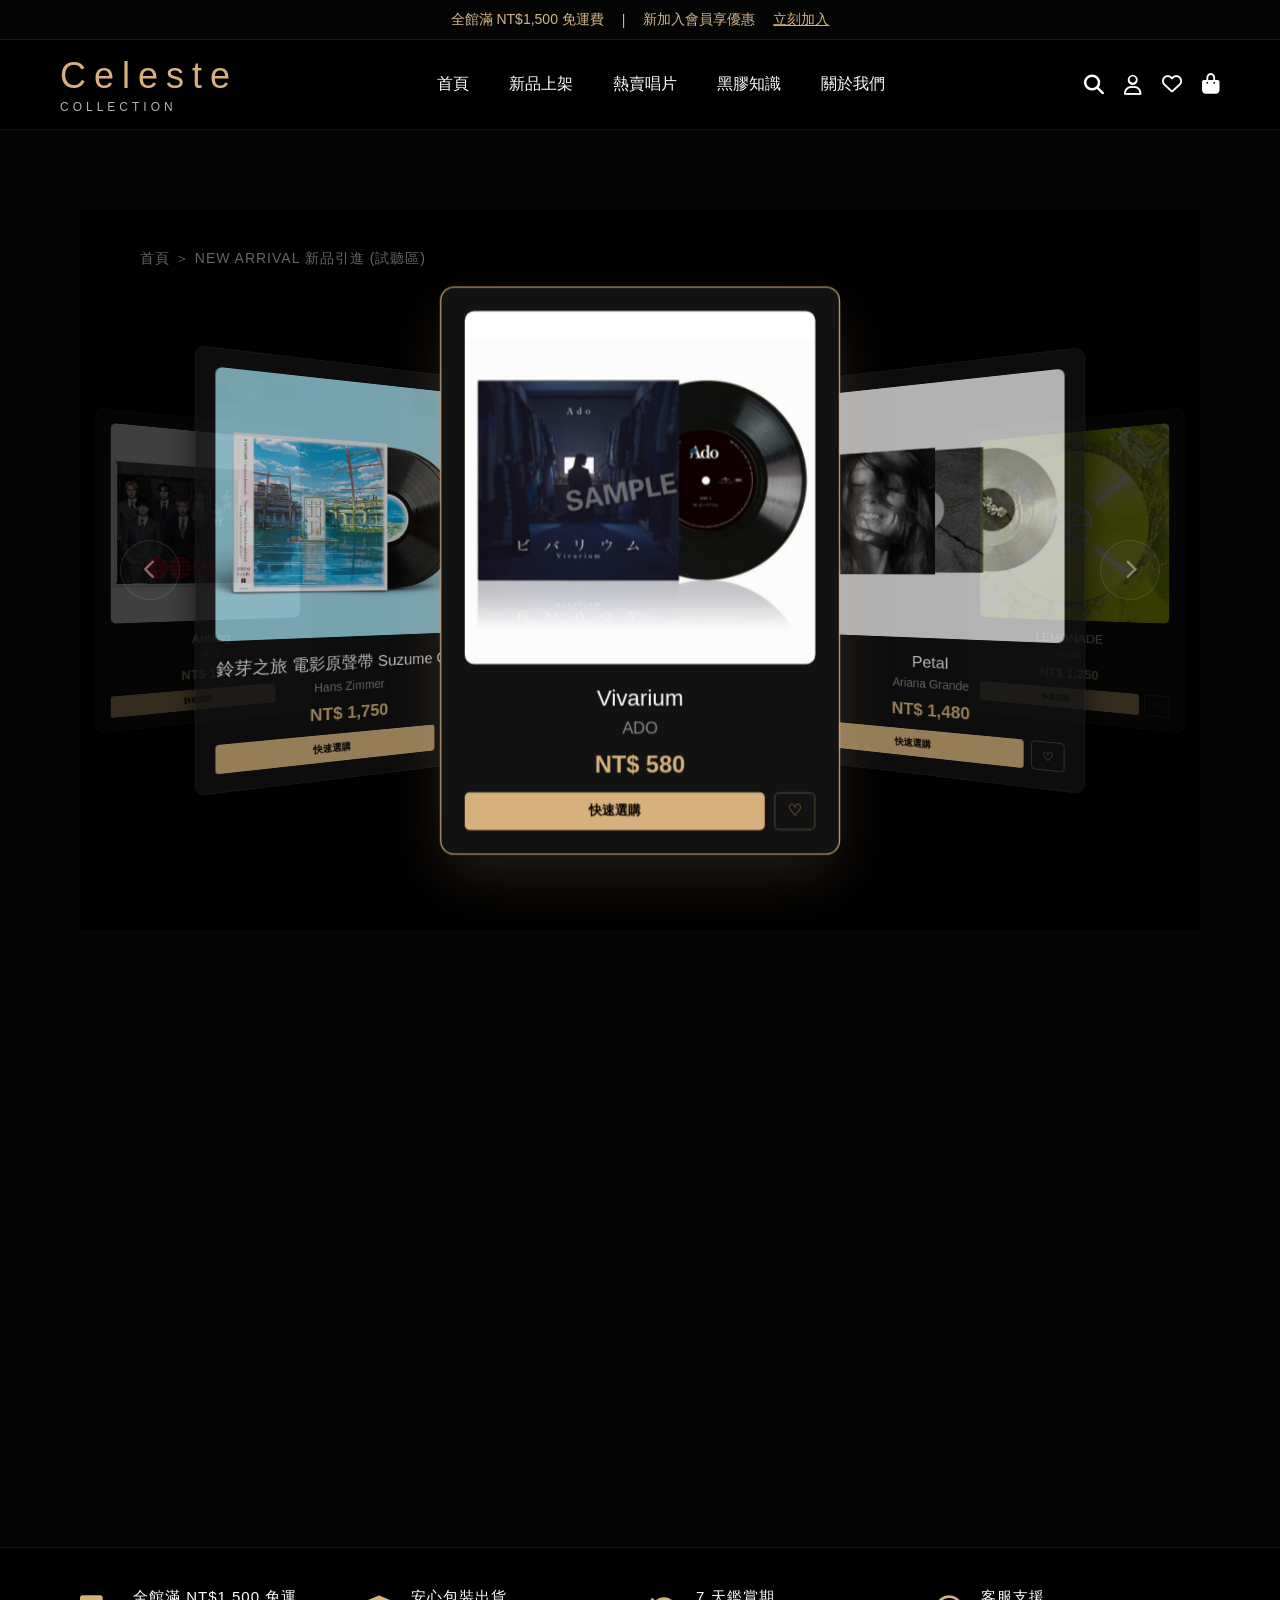
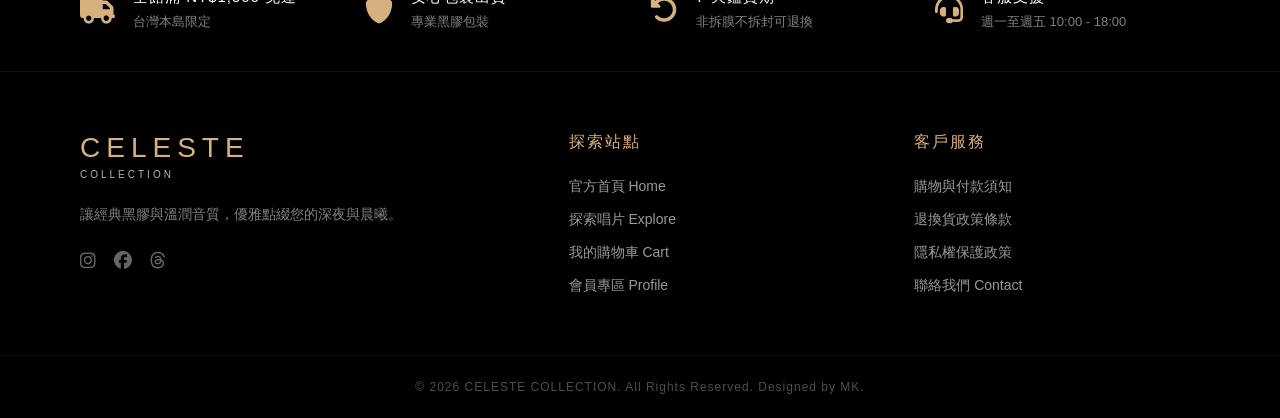
<file: new-arrival.html>
<!DOCTYPE html>
<html lang="zh-Hant">
<head>
  <meta charset="UTF-8" />
  <meta name="viewport" content="width=device-width, initial-scale=1.0" />
  <title>新品上架 | Celeste COLLECTION</title>

  <link rel="stylesheet" href="css/style.css" />
  <link rel="icon" type="image/png" sizes="32x32" href="img/favicon.png">

  <link
    rel="stylesheet"
    href="https://cdnjs.cloudflare.com/ajax/libs/font-awesome/6.5.2/css/all.min.css"
  />
</head>
<body>

  <!-- TOP BAR -->
  <div class="top-bar">
    <p>全館滿 NT$1,500 免運費</p>
    <span>|</span>
    <p>新加入會員享優惠</p>
    <a href="member.html" class="member-link">立刻加入</a>
  </div>


  <!-- NAVBAR -->
  <header class="navbar">

    <div class="logo">
      <h1>Celeste</h1>
      <span>COLLECTION</span>
    </div>

    <nav>
      <a href="index.html">首頁</a>
      <a href="new-arrival.html">新品上架</a>
      <a href="category.html">熱賣唱片</a>
      <a href="vinyl-knowledge.html">黑膠知識</a>
      <a href="about-us.html">關於我們</a>
    </nav>

    <div class="nav-icons">
      <div class="search-wrapper">
        <input type="text" id="global-search-input" placeholder="搜尋專輯、歌手...">
        <button id="global-search-btn" title="開始搜尋">
          <i class="fa-solid fa-magnifying-glass"></i>
        </button>
      </div>

      <a href="member.html" class="icon-badge">
      <i class="fa-regular fa-user"></i>
      </a>

      <div class="icon-badge">
        <a href="member.html" target="_self" title="我的收藏">
          <i class="fa-regular fa-heart"></i>
        </a>
        <span id="fav-badge-count" style="display: none; font-weight: bold;">0</span>
      </div>

      <div class="icon-badge">
        <a href="cart.html">
            <i class="fa-solid fa-bag-shopping"></i> 
        </a>
        <span id="cart-badge-count">0</span>
      </div>
  </header>

  <!-- NEW ARRIVAL -->
  <section class="new-arrival">

    <div class="carousel-page-wrapper" style="width: 100%; min-height: 80vh; display: flex; flex-direction: column; justify-content: center; align-items: center; background: #000; overflow: hidden; position: relative;">
  
      <!-- 頂部 -->
      <div class="breadcrumb" style="position: absolute; top: 40px; left: 60px; color: rgba(255,255,255,0.4); font-size: 14px; letter-spacing: 1px;">
        首頁 ＞ NEW ARRIVAL 新品引進 (試聽區)
      </div>

      <!-- 輪播容器 -->
      <div class="warrior-carousel-container">
        
        <!-- 左側箭頭 -->
        <button class="classic-carousel-arrow arrow-left" onclick="moveCarousel(-1)">
          <i class="fa-solid fa-chevron-left"></i>
        </button>

        <!-- 中間唱片滾動 -->
        <div class="carousel-stage" id="new-arrival-carousel-stage">
        </div>

        <!-- 右側箭頭 -->
        <button class="classic-carousel-arrow arrow-right" onclick="moveCarousel(1)">
          <i class="fa-solid fa-chevron-right"></i>
        </button>
        
      </div>

    </div>

    <!-- ==========================================================================
     高奢!!!!!!黑金黑膠試聽機
     ========================================================================== -->
    <div class="vinyl-player-stage" style="width: 100%; max-width: 950px; margin: 60px auto 0 auto; background: linear-gradient(135deg, rgba(255, 255, 255, 0.02) 0%, rgba(255, 255, 255, 0.005) 100%); border: 1px solid rgba(255, 255, 255, 0.05); border-radius: 16px; padding: 40px; box-shadow: 0 30px 60px rgba(0, 0, 0, 0.5); backdrop-filter: blur(20px); -webkit-backdrop-filter: blur(20px); display: grid; grid-template-columns: 320px 1fr; gap: 40px; align-items: center; box-sizing: border-box;">
    
    <!-- 試聽機左側：黑膠唱盤互動舞台 -->
        <div class="player-left-deck" style="text-align: center; position: relative;">
          <div class="turntable-disc-wrap" id="player-vinyl-disc" style="width: 240px; height: 240px; margin: 0 auto; position: relative; border-radius: 50%; box-shadow: 0 10px 30px rgba(0,0,0,0.6); transition: transform 0.1s linear; transform: rotate(0deg);">
            <img src="img/vinyl.png" alt="Vinyl" style="width: 100%; height: 100%; object-fit: contain; display: block;" onerror="this.src='https://unsplash.com'">
            <div style="position: absolute; top: 50%; left: 50%; transform: translate(-50%, -50%); width: 85px; height: 85px; border-radius: 50%; overflow: hidden; border: 2px solid #000; background: #222;">
              <img id="player-center-cover" src="" alt="Center Cover" style="width: 100%; height: 100%; object-fit: cover;">
            </div>
          </div>
          

          <div style="display: flex; justify-content: center; gap: 20px; margin-top: 25px;">
            <button id="btn-player-play" onclick="window.toggleVinylPlay(true)" style="width: 50px; height: 50px; border-radius: 50%; background: #d7b17d; color: black; border: none; font-size: 20px; font-weight:bold; cursor: pointer; display: flex; align-items: center; justify-content: center; transition: 0.3s; box-shadow: 0 4px 10px rgba(215,177,125,0.2);">▶</button>
            <button id="btn-player-pause" onclick="window.toggleVinylPlay(false)" style="width: 50px; height: 50px; border-radius: 50%; background: rgba(255,255,255,0.1); color: white; border: 1px solid rgba(255,255,255,0.2); font-size: 16px; cursor: pointer; display: flex; align-items: center; justify-content: center; transition: 0.3s; display: none;">❚❚</button>
          </div>
        </div>

        <!-- 試聽機右側：動態數據顯示與分頁標籤 -->
        <div class="player-right-info" style="text-align: left; display: flex; flex-direction: column; height: 100%; justify-content: space-between;">
          <div>
            <span style="color: #d7b17d; font-size: 11px; letter-spacing: 2px;">NOW LISTENING</span>
            <h2 id="player-title" style="font-size: 28px; font-weight: 300; color: white; margin: 6px 0 2px 0; overflow: hidden; text-overflow: ellipsis; white-space: nowrap;">-</h2>
            <p id="player-artist" style="color: rgba(255,255,255,0.5); font-size: 15px; margin: 0 0 25px 0;">-</p>

            <div style="display: flex; gap: 15px; border-bottom: 1px solid rgba(255,255,255,0.08); padding-bottom: 8px; margin-bottom: 15px;">
              <button class="player-tab-btn" id="p-tab-tracks" onclick="window.switchPlayerTab('tracks')" style="background: transparent; border: none; color: #d7b17d; font-size: 13px; cursor: pointer; font-weight: bold; padding: 5px 0; transition: 0.3s;">曲目試聽</button>
            </div>

            <div id="player-dynamic-view" style="font-size: 13px; line-height: 1.6; color: rgba(255,255,255,0.6); min-height: 110px; max-height: 110px; overflow-y: auto; padding-right: 5px;"></div>
          </div>

        </div>

      </div>

    </div>

  </section>

  <!-- FOOTER -->
  <footer class="main-footer">

    <div class="footer-service-bar">
      <div class="service-card">
        <i class="fa-solid fa-truck"></i>
        <div>
          <h4>全館滿 NT$1,500 免運</h4>
          <p>台灣本島限定</p>
        </div>
      </div>
      <div class="service-card">
        <i class="fa-solid fa-shield"></i>
        <div>
          <h4>安心包裝出貨</h4>
          <p>專業黑膠包裝</p>
        </div>
      </div>
      <div class="service-card">
        <i class="fa-solid fa-rotate-left"></i>
        <div>
          <h4>7 天鑑賞期</h4>
          <p>非拆膜不拆封可退換</p>
        </div>
      </div>
      <div class="service-card">
        <i class="fa-solid fa-headset"></i>
        <div>
          <h4>客服支援</h4>
          <p>週一至週五 10:00 - 18:00</p>
        </div>
      </div>
    </div>

    <div class="footer-links-container">

      <div class="footer-column brand-column">
        <div class="logo">
          <h1>CELESTE</h1>
          <span>COLLECTION</span>
        </div>
        <p class="footer-brand-desc">讓經典黑膠與溫潤音質，優雅點綴您的深夜與晨曦。</p>
        <div class="footer-socials">
          <a href="#" target="_self"><i class="fa-brands fa-instagram"></i></a>
          <a href="#" target="_self"><i class="fa-brands fa-facebook"></i></a>
          <a href="#" target="_self"><i class="fa-brands fa-threads"></i></a>
        </div>
      </div>

      <div class="footer-column links-column">
        <h3>探索站點</h3>
        <ul>
          <li><a href="index.html" target="_self">官方首頁 Home</a></li>
          <li><a href="category.html?genre=pop" target="_self">探索唱片 Explore</a></li>
          <li><a href="cart.html" target="_self">我的購物車 Cart</a></li>
          <li><a href="member.html" target="_self">會員專區 Profile</a></li>
        </ul>
      </div>

      <div class="footer-column links-column">
        <h3>客戶服務</h3>
        <ul>
          <li><a href="shopping-info.html" target="_self">購物與付款須知</a></li>
          <li><a href="return-policy.html" target="_self">退換貨政策條款</a></li>
          <li><a href="privacy-policy.html" target="_self">隱私權保護政策</a></li>
          <li><a href="contact.html" target="_self">聯絡我們 Contact</a></li>
        </ul>
      </div>

    </div>

    <div class="footer-copyright">
      <p>&copy; 2026 CELESTE COLLECTION. All Rights Reserved. Designed by MK.</p>
    </div>

  </footer>

  <script>

    // =========================================================================
    // 商品輪播
    // =========================================================================
      const initialDatabaseFallback = { 
        "vinyl-001": {
        genre: "pop-kr", 
        title: "Arirang", 
        artist: "BTS", 
        price: 1380, 
        img: "img/kr/bts/arirang.jpg", 
        thumbnails: [ 
          "img/kr/bts/arirang.jpg",
          "img/kr/bts/arirang1.jpg",
        ], 
        tag: "全部音樂 ＞ 韓語流行", 
        barcode: "0198704872808", 
        releaseDate: "2026-03-20", 
          audioSrcs: [
            "music/kr/bts/2.0.mp3",
          ],
          stock: 7, 
          tracks: [
            "2.0",
          ], 
          reviews: []
        },  


        "vinyl-002": { 
          genre: "pop-jp", 
          title: "Vivarium", 
          artist: "ADO", 
          price: 580, 
          img: "img/japanese/ado/vivarium.jpg", 
          thumbnails: [
            "img/japanese/ado/vivarium.jpg",
          ], 
          tag: "全部音樂 ＞ 日語流行", 
          barcode: "4988031868218", 
          releaseDate: "2026-09-02",
          stock: 3, 
          audioSrcs: [
            "music/japanese/ado/vivarium.mp3",
            "music/japanese/ado/vivarium_instrumental.mp3"
          ], 
          tracks: [
            "Vivarium",
            "Vivarium Instrumental"
          ],  
            reviews: [] 
        }, 


        "vinyl-003": { 
          genre: "pop-kr", 
          title: "LEMONADE", 
          artist: "aespa", 
          price: 1250, 
          img: "img/kr/aespa/lemonade.jpg", 
          thumbnails: [ 
            "img/kr/aespa/lemonade.jpg",
          ], 
          tag: "全部音樂 ＞ 韓語流行", 
          barcode: "8804775478017", 
          releaseDate: "2026/6/30", 
          stock: 7, 
          audioSrcs: [
            "music/kr/aespa/lemonade.mp3",
          ],
          tracks: [
            "LEMONADE",
          ], 
            reviews: [] 
        },  


        "vinyl-004": { 
          genre: "pop", 
          title: "Petal", 
          artist: "Ariana Grande", 
          price: 1480, 
          img: "img/pop/ariana_grande/petal.jpg", 
          thumbnails: [ 
            "img/pop/ariana_grande/petal.jpg"
          ], 
          tag: "全部音樂 ＞ 流行音樂", 
          barcode: "0199957923750", 
          releaseDate: "2026-07-31", 
          stock: 3, 
          audioSrcs: [
            "music/pop/petal.mp3",
          ],
          tracks: [
            "Petal",
          ], 
            reviews: [] 
        },  


        "vinyl-005": { 
          genre: "ost", 
          title: "鈴芽之旅 電影原聲帶 Suzume OST", 
          artist: "Hans Zimmer", 
          price: 1750, 
          img: "img/ost/radwimps/suzume.jpg", 
          thumbnails: [
            "img/ost/radwimps/suzume.jpg",
          ], 
          tag: "全部音樂 ＞ 原聲帶 OST", 
          barcode: "5037899087800", 
          releaseDate: "2024-01-05", 
          stock: 5, 
          audioSrcs: [
            "music/ost/cat_me_if_you_can.mp3",
          ],
          tracks: [
            "Cat Me If You Can"
        ],
            reviews: [] 
        }, 
      };

      let currentIndex = 0; 
      let carouselArray = [];
      let isVinylSpinning = false; 
      let currentReviewTabMode = 'tracks'; 
      let vinylSpinInterval = null;
      let currentRotationAngle = 0;
      let currentPlayingTrackIndex = 0; 
      let globalBgAudioPlayer = new Audio();

      function getLatestProductDB() {
        return JSON.parse(localStorage.getItem('localProductDB')) || initialDatabaseFallback;
      }

      document.addEventListener('DOMContentLoaded', function() {
        localStorage.setItem('localProductDB', JSON.stringify(initialDatabaseFallback)); 
        syncNavbarBadges();
        build3DWarriorCarousel();
      });

      function build3DWarriorCarousel() {
        const stage = document.getElementById('new-arrival-carousel-stage');
        if (!stage) return;

        const db = getLatestProductDB();
        let sortedItems = Object.keys(db).map(key => ({ id: key, ...db[key] }));
        sortedItems.sort((a, b) => new Date(b.releaseDate) - new Date(a.releaseDate));
        carouselArray = sortedItems.slice(0, 5);

        let htmlContent = "";
        carouselArray.forEach((item, index) => {
          htmlContent += `
            <div class="carousel-item-3d" id="item-3d-${index}" onclick="handleCardClick(${index}, '${item.id}')">
              <div class="album-cover-box">
                <img src="${item.img}" alt="Cover" onerror="this.src='https://unsplash.com'">
              </div>
              <h3>${item.title}</h3>
              <p>${item.artist}</p>
              <div class="price-tag" style="margin-bottom: 12px;">NT$ ${item.price.toLocaleString()}</div>
              <div style="display:flex; gap:8px; justify-content: center;">
                <button onclick="quickAddCart('${item.id}'); event.stopPropagation();" style="flex:1; height:32px; background:#d7b17d; color:black; border:none; border-radius:4px; font-size:11px; font-weight:bold; cursor:pointer;">快速選購</button>
                <button onclick="quickAddFav('${item.id}'); event.stopPropagation();" style="width:35px; height:32px; background:transparent; border:1px solid rgba(215,177,125,0.3); color:#d7b17d; border-radius:4px; cursor:pointer;">♡</button>
              </div>
            </div>`;
        });
        stage.innerHTML = htmlContent;
        update3DPositions(); 
      }

      function update3DPositions() {
        const total = carouselArray.length;
        if (total === 0) return;
        for (let i = 0; i < total; i++) {
          const el = document.getElementById(`item-3d-${i}`);
          if (!el) continue;
          el.className = "carousel-item-3d";
          let pos = (i - currentIndex) % total;
          if (pos < 0) pos += total;
          el.classList.add(`pos-${pos}`);
        }
        syncVinylPlayerDeck();
      }

      function syncVinylPlayerDeck() {
        const currentItem = carouselArray[currentIndex];
        if (!currentItem) return;
        
        const pCover = document.getElementById('player-center-cover');
        const pTitle = document.getElementById('player-title');
        const pArtist = document.getElementById('player-artist');
        const pBtn = document.getElementById('player-go-detail-btn');

        if (pCover) pCover.src = currentItem.img;
        if (pTitle) pTitle.textContent = currentItem.title;
        if (pArtist) pArtist.textContent = currentItem.artist;
        if (pBtn) {
          pBtn.onclick = function() {
            window.location.href = `category.html?id=${currentItem.id}`;
          };
        }
        
        stopVinylPlayExecution(); 
        currentPlayingTrackIndex = 0;
        refreshPlayerTabContent();
      }

      window.switchPlayerTab = function(mode) {
        currentReviewTabMode = mode;
        const tTracks = document.getElementById('p-tab-tracks');
        const tReviews = document.getElementById('p-tab-reviews');
        if (tTracks) tTracks.style.color = (mode === 'tracks') ? "#d7b17d" : "rgba(255,255,255,0.4)";
        if (tReviews) tReviews.style.color = (mode === 'reviews') ? "#d7b17d" : "rgba(255,255,255,0.4)";
        refreshPlayerTabContent();
      }

      function refreshPlayerTabContent() {
      const currentItem = carouselArray[currentIndex];
      const view = document.getElementById('player-dynamic-view');
      
      // 如果找不到資料或畫面元素，直接結束
      if (!currentItem || !view) return;

      // 直接渲染曲目列表
      let html = `<div style="display:flex; flex-direction:column; gap:6px;">`;
      
      currentItem.tracks.forEach((t, i) => {
        const isPlay = (isVinylSpinning && i === currentPlayingTrackIndex);
        html += `
          <p onclick="playSelectTrackDirectly(${i})" 
            style="margin:0; font-size:13px; border-bottom:1px solid rgba(255,255,255,0.02); padding-bottom:4px; cursor:pointer; ${isPlay ? 'color:#d7b17d;font-weight:bold;' : 'color:white;'}" 
            onmouseover="this.style.color='#d7b17d'" 
            onmouseout="if(${!isPlay}) this.style.color='white'">
            <span style="color:#d7b17d; font-weight:bold; margin-right:10px;">0${i+1}</span>
            ${t}
            ${isPlay ? '<span style="float:right;color:#1DB954;">● 播放中</span>' : '<span style="float:right;opacity:0.2;">試聽</span>'}
          </p>`;
      });
      
      view.innerHTML = html + `</div>`;
    }

      function playSelectTrackDirectly(idx) {
        currentPlayingTrackIndex = idx;
        window.toggleVinylPlay(true);
      }

      window.toggleVinylPlay = function(isPlay) {
        const btnPlay = document.getElementById('btn-player-play');
        const btnPause = document.getElementById('btn-player-pause');
        const disc = document.getElementById('player-vinyl-disc');
        const currentItem = carouselArray[currentIndex];
        if (!currentItem) return;

        clearInterval(vinylSpinInterval); 

        if (isPlay) {
          if (btnPlay) btnPlay.style.display = 'none';
          if (btnPause) btnPause.style.display = 'flex';
          isVinylSpinning = true;
          
          vinylSpinInterval = setInterval(() => {
            currentRotationAngle += 1.5;
            if (disc) disc.style.transform = `rotate(${currentRotationAngle}deg)`;
          }, 16);

          if (currentItem.audioSrcs && currentItem.audioSrcs[currentPlayingTrackIndex]) {
            try {
              if (globalBgAudioPlayer.src !== currentItem.audioSrcs[currentPlayingTrackIndex]) {
                globalBgAudioPlayer.src = currentItem.audioSrcs[currentPlayingTrackIndex];
              }
              globalBgAudioPlayer.play().then(() => {
                console.log("🔊 音訊安全解碼播放中！");
              }).catch(err => {
                console.log("自動播放受限，請點擊畫面解除限制:", err);
              });
            } catch (error) {
              console.log("音訊錯誤阻斷防護:", error);
            }
          }
          refreshPlayerTabContent();
        } else {
          stopVinylPlayExecution();
        }
      }

      function stopVinylPlayExecution() {
        if (document.getElementById('btn-player-pause')) document.getElementById('btn-player-pause').style.display = 'none';
        if (document.getElementById('btn-player-play')) document.getElementById('btn-player-play').style.display = 'flex';
        isVinylSpinning = false;
        clearInterval(vinylSpinInterval); 
        try {
          globalBgAudioPlayer.pause();     
        } catch(e){}
        refreshPlayerTabContent(); 
      }

      function moveCarousel(direction) {
        currentIndex += direction;
        if (currentIndex < 0) currentIndex = carouselArray.length - 1;
        if (currentIndex >= carouselArray.length) currentIndex = 0;
        update3DPositions();
      }

      function handleCardClick(idx, prodId) {
        const el = document.getElementById(`item-3d-${idx}`);
        if (!el) return;
        if (el.classList.contains('pos-0')) {
          window.location.href = `category.html?id=${prodId}`;
        } else {
          currentIndex = idx;
          update3DPositions();
        }
      }

      function quickAddCart(id) {
        let db = getLatestProductDB();
        let cart = JSON.parse(localStorage.getItem('realCartItems')) || [];
        const existing = cart.find(item => item.id === id);
        if (existing) { existing.qty += 1; } else {
          cart.push({ id: id, title: db[id].title, artist: db[id].artist, price: db[id].price, img: db[id].img, qty: 1 });
        }
        localStorage.setItem('realCartItems', JSON.stringify(cart));
        localStorage.setItem('globalCartCount', cart.reduce((sum, item) => sum + item.qty, 0));
        syncNavbarBadges();
        alert(`✨ 已成功加購《${db[id].title}》至您的購物車！`);
      }

      function quickAddFav(id) {
        if (localStorage.getItem('isLoggedIn') !== 'true') {
          alert('✕ 請先前往會員中心登入帳號！'); window.location.href = 'member.html'; return;
        }
        let favorites = JSON.parse(localStorage.getItem('myFavoriteItems')) || [];
        if (favorites.includes(id)) { window.location.href = 'member.html'; return; }
        favorites.push(id);
        localStorage.setItem('myFavoriteItems', JSON.stringify(favorites));
        localStorage.setItem('globalFavsCount', favorites.length);
        syncNavbarBadges();
        window.location.href = 'member.html';
      }

      function syncNavbarBadges() {
        const savedCartCount = localStorage.getItem('globalCartCount') || '0';
        const cartBadge = document.getElementById('cart-badge-count');
        if (cartBadge) { cartBadge.textContent = savedCartCount; cartBadge.style.display = (parseInt(savedCartCount) === 0) ? 'none' : 'flex'; }
        const savedFavCount = localStorage.getItem('globalFavsCount') || '0';
        const favBadge = document.getElementById('fav-badge-count');
        if (favBadge) { favBadge.textContent = savedFavCount; favBadge.style.display = (parseInt(savedFavCount) === 0) ? 'none' : 'flex'; }
      }

      window.handleCardClick = function(idx, prodId) {
      // 1. 如果傳進來的商品 ID 不存在，主動幫他校正提取
      if (!prodId) {
        if (typeof carouselArray !== 'undefined' && carouselArray[idx]) {
          prodId = carouselArray[idx].id;
        }
      }

      if (!prodId) return;

      //獲取當前點選的卡片實體
      const el = document.getElementById(`item-3d-${idx}`);

      // A 打開彈窗！
      if (!el || el.classList.contains('pos-0')) {
        window.location.href = `category.html?id="all"`;
      } 
      // B 黑膠唱片帶到正中央聚焦
      else {
        if (typeof currentIndex !== 'undefined') {
          currentIndex = idx;
          if (typeof update3DPositions === 'function') {
            update3DPositions();
          }
        }
      }
    };

    (function() {
      function enforceProfileAndOrdersRecovery() {
        const isLoggedIn = localStorage.getItem('isLoggedIn') === 'true';
        const currentUserEmail = localStorage.getItem('currentUserEmail');
        const loginTab = document.getElementById('tab-login');

        // 如果沒登入，或是管理員，不觸發此註冊會員專用防線
        if (!isLoggedIn || !currentUserEmail || currentUserEmail === 'admin@gmail.com') return;
        if (!loginTab) return;
  
        if (!loginTab.querySelector('.profile-section-card') || loginTab.textContent.includes('Welcome Back, Premium Member')) {
          
          // 1. 實時反查註冊大名冊，抓出此帳號的啟用日期
          let users = JSON.parse(localStorage.getItem('registeredUsers')) || [];
          let userProfile = users.find(u => u.email === currentUserEmail) || {};
          let joinDateStr = userProfile.joinDate || "2026/06/18";

          // 2. 結帳拋送過來的實體訂單大庫
          const primaryUserOrderKey = 'historyOrders_' + currentUserEmail;
          const fallbackUserOrderKey = 'orderHistory_' + currentUserEmail;
          let purchaseHistory = JSON.parse(localStorage.getItem(primaryUserOrderKey)) || 
                                JSON.parse(localStorage.getItem(fallbackUserOrderKey)) || [];

          // 計算消費件數
          let totalSpentCount = purchaseHistory.length.toString();
          if (totalSpentCount === "0") {
            totalSpentCount = localStorage.getItem('purchaseCount') || "0";
          }

          // 3. 面板結構
          let profileHtml = `
            <h3 style="font-size:28px !important; font-weight:300 !important; color:white !important; letter-spacing:2px !important; text-align:center !important; margin-bottom:12px !important;">Premium Member Profile</h3>
            <p class="form-desc" style="color:rgba(255,255,255,0.4) !important; font-size:14px !important; text-align:center !important; margin-bottom:45px !important;">✨ 您的正式黑膠認證中控台與足跡大庫</p>
            
            <!-- 版塊一：個人基本資料卡 -->
            <div class="profile-section-card" style="background:rgba(255,255,255,0.02); padding:20px; border-radius:8px; border:1px solid rgba(255,255,255,0.05); text-align:left; margin-bottom:25px; box-sizing: border-box;">
              <h4 style="color:#d7b17d; margin:0 0 12px 0; font-weight:400; font-size:16px; border-bottom:1px solid rgba(255,255,255,0.05); padding-bottom:6px;"><i class="fa-regular fa-address-card" style="margin-right:6px;"></i> 個人基本資料</h4>
              <div style="font-size:14px; color:rgba(255,255,255,0.7); line-height:2;">
                <p style="margin:0;"><strong>尊榮帳號 (Email)：</strong> <span style="color:white; font-weight:bold;">${currentUserEmail}</span></p>
                <p style="margin:0;"><strong>會員級別：</strong> Gold Vinyl VIP (黃金唱片尊榮會員)</p>
                <p style="margin:0;"><strong>帳戶啟用日期：</strong> ${joinDateStr}</p>
              </div>
            </div>

            <!-- 版塊二：歷史消費紀錄明細 -->
            <div class="profile-section-card" style="background:rgba(255,255,255,0.02); padding:20px; border-radius:8px; border:1px solid rgba(255,255,255,0.05); text-align:left; margin-bottom:25px; box-sizing: border-box;">
              <h4 style="color:#d7b17d; margin:0 0 12px 0; font-weight:400; font-size:16px; border-bottom:1px solid rgba(255,255,255,0.05); padding-bottom:6px;"><i class="fa-solid fa-clock-rotate-left" style="margin-right:6px;"></i> 歷史消費紀錄 (${totalSpentCount})</h4>
              <div style="max-height:240px; overflow-y:auto; padding-right:5px; display: flex; flex-direction: column; gap: 10px; box-sizing: border-box;">
          `;

          if (purchaseHistory.length > 0) {
            purchaseHistory.forEach((order, idx) => {
              let idBox = order.orderId || order.id || `ORD-${idx+1}`;
              let summaryBox = order.itemsSummary || order.summary || order.title || "經典珍稀黑膠唱片";
              let priceBox = order.totalPrice || order.price || 0;
              let dateBox = order.date || order.timestamp || "今日";

              profileHtml += `
                <div class="purchase-history-row" style="background:rgba(255,255,255,0.01); border:1px solid rgba(255,255,255,0.03); padding:15px; border-radius:6px; font-size:13px; text-align: left; box-sizing: border-box;">
                  <p style="margin:0 0 6px 0; color:white; font-size:14px;"><strong>訂單編號：</strong><span style="color:#d7b17d; font-family:monospace; font-weight:bold;">${idBox}</span></p>
                  <p style="margin:0 0 6px 0; color:rgba(255,255,255,0.6); line-height: 1.4;"><strong>結帳品項：</strong> ${summaryBox}</p>
                  <p style="margin:0; color:rgba(255,255,255,0.4); border-top:1px solid rgba(255,255,255,0.02); padding-top:6px; margin-top:4px; box-sizing: border-box;">
                    <strong>實付金額：</strong> <span style="color:#d7b17d; font-weight:bold; font-size:14px;">NT$ ${priceBox.toLocaleString()}</span> 
                    <span style="float:right; font-size:12px; color:rgba(255,255,255,0.3);"><i class="fa-regular fa-calendar-days" style="margin-right:4px;"></i>${dateBox}</span>
                  </p>
                </div>`;
            });
          } else {
            profileHtml += `
              <div style="text-align:center; padding:30px 0; color:rgba(255,255,255,0.25);">
                <i class="fa-solid fa-receipt" style="font-size:32px; margin-bottom:10px; display:block; opacity:0.3;"></i>
                <p style="margin:0; font-size:13px;">目前帳戶內尚無任何歷史消費結帳封包。</p>
              </div>`;
          }

          profileHtml += `
              </div>
            </div>
            <button id="logout-btn" class="submit-btn" style="width:100%; height:52px; background:linear-gradient(90deg, #d7b17d 0%, #b8925e 100%) !important; color:black !important; border:none !important; border-radius:4px !important; font-size:15px !important; font-weight:bold !important; letter-spacing:2px !important; cursor:pointer !important; margin-top:15px !important; display:flex; align-items:center; justify-content:center;">安全登出帳號</button>
          `;

          loginTab.innerHTML = profileHtml;
          
          // 接登出事件
          const lBtn = loginTab.querySelector('#logout-btn');
          if (lBtn) {
            lBtn.onclick = function() {
              localStorage.setItem('isLoggedIn', 'false');
              localStorage.removeItem('currentUserEmail');
              alert('您已成功安全登出 Celeste 黑膠中控系統。');
              window.location.reload();
            };
          }
        }
      }

      document.addEventListener('DOMContentLoaded', enforceProfileAndOrdersRecovery);
      window.addEventListener('load', enforceProfileAndOrdersRecovery);
      setInterval(enforceProfileAndOrdersRecovery, 100);
    })();
  </script>

</body>
</html>
</file>
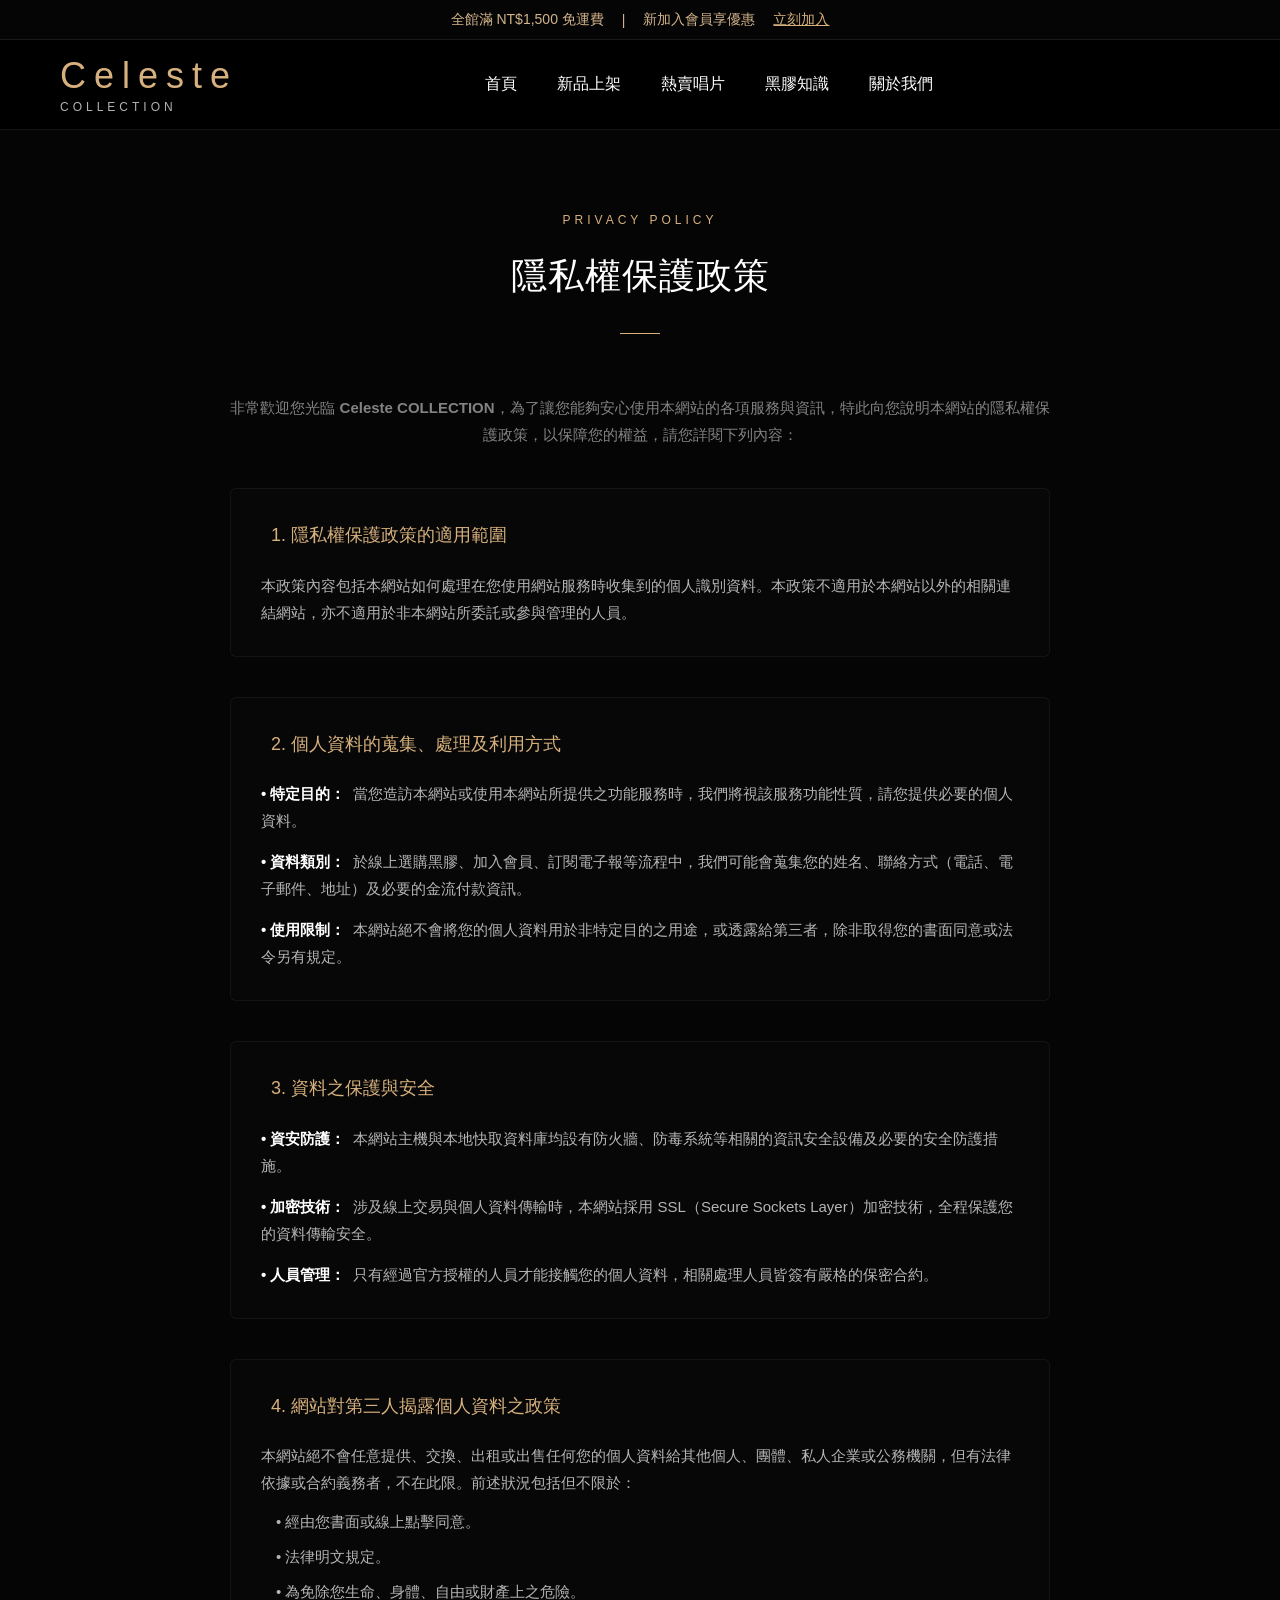
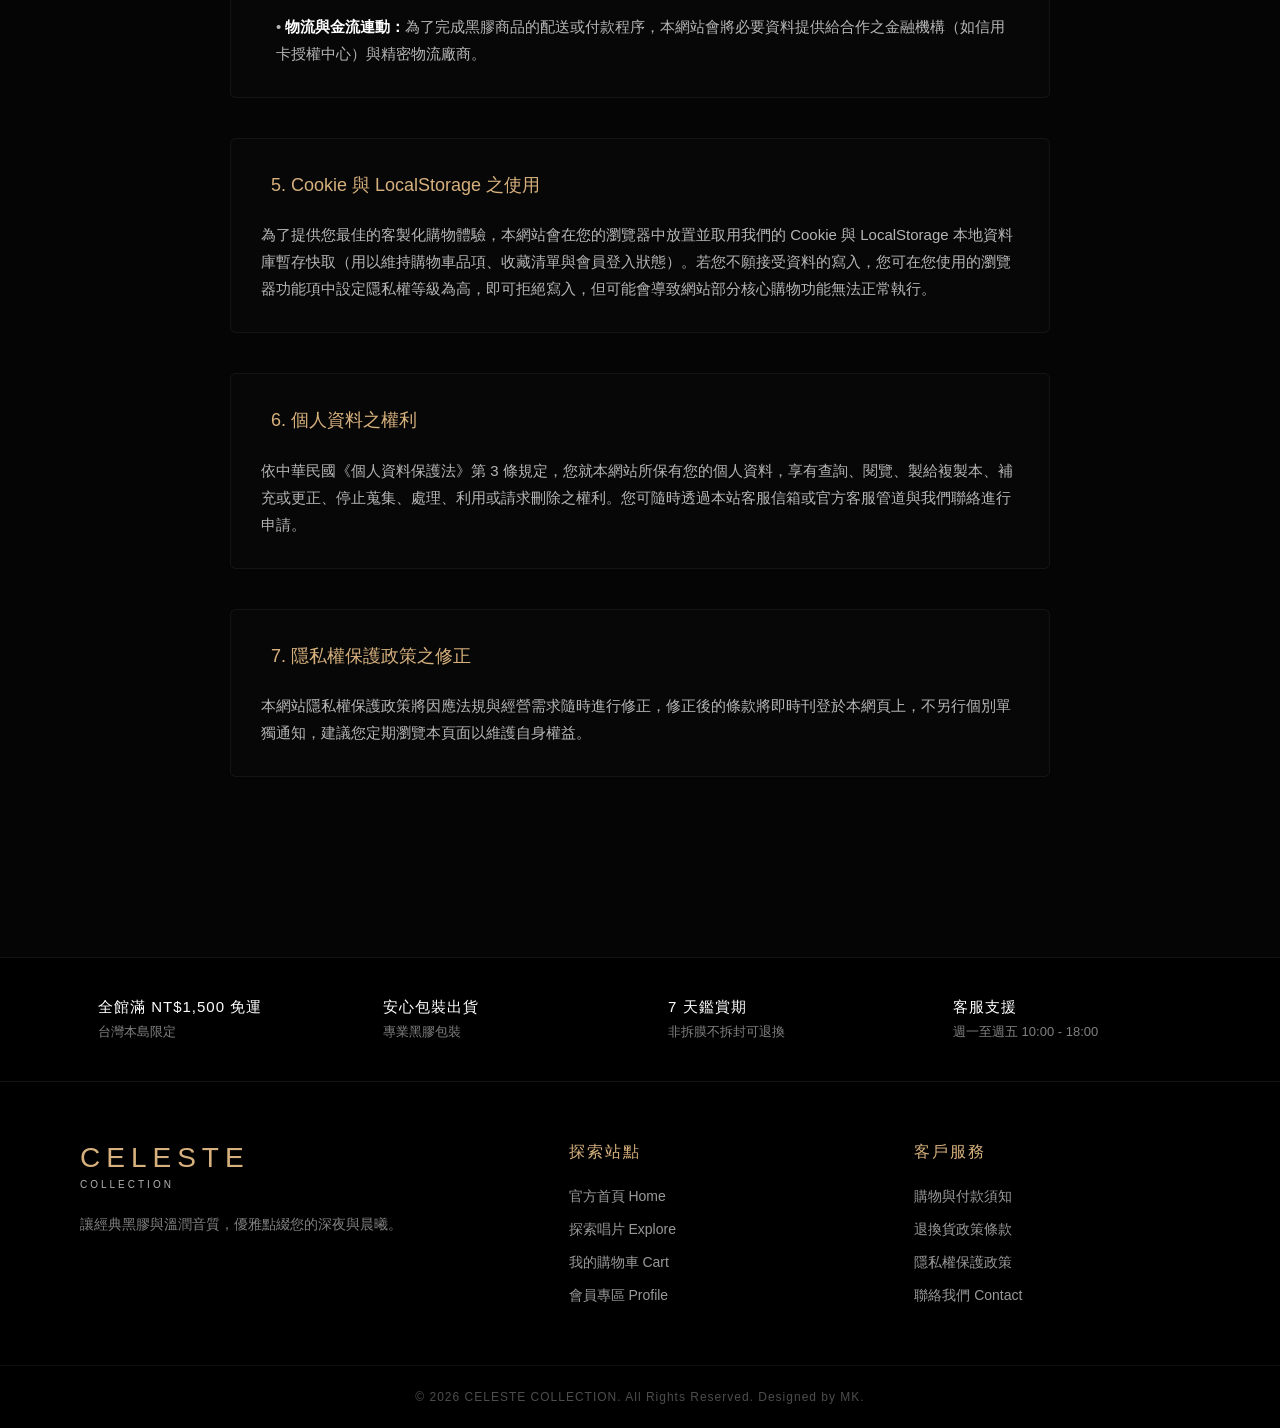
<file: privacy-policy.html>
<!DOCTYPE html>
<html lang="zh-Hant">
<head>
  <meta charset="UTF-8">
  <meta name="viewport" content="width=device-width, initial-scale=1.0">
  <title>隱私權保護政策 | Celeste COLLECTION</title>
  <link rel="stylesheet" href="css/style.css">
  <link rel="icon" type="image/png" sizes="32x32" href="img/favicon.png">
  <link rel="stylesheet" href="https://cloudflare.com">
</head>
<body>
    <!-- TOP BAR -->
  <div class="top-bar">
    <p>全館滿 NT$1,500 免運費</p>
    <span>|</span>
    <p>新加入會員享優惠</p>
    <a href="member.html" class="member-link">立刻加入</a>
  </div>


  <!-- NAVBAR -->
  <header class="navbar">

    <div class="logo">
      <h1>Celeste</h1>
      <span>COLLECTION</span>
    </div>

    <nav>
      <a href="index.html">首頁</a>
      <a href="new-arrival.html">新品上架</a>
      <a href="category.html">熱賣唱片</a>
      <a href="vinyl-knowledge.html">黑膠知識</a>
      <a href="about-us.html">關於我們</a>
    </nav>

    <div class="nav-icons">
      <div class="search-wrapper">
        <input type="text" id="global-search-input" placeholder="搜尋專輯、歌手...">
        <button id="global-search-btn" title="開始搜尋">
          <i class="fa-solid fa-magnifying-glass"></i>
        </button>
      </div>

      <a href="member.html" class="icon-badge">
      <i class="fa-regular fa-user"></i>
      </a>

      <div class="icon-badge">
        <a href="cart.html">
            <i class="fa-solid fa-bag-shopping"></i> 
        </a>
        <span id="cart-badge-count">0</span>
      </div>

    </div>
  </header>


  <main class="policy-page-container" style="width: 100%; max-width: 900px; margin: 0 auto; padding: 80px 40px; color: rgba(255,255,255,0.7); font-size: 15px; line-height: 1.8; text-align: left;">

    <div class="policy-header" style="text-align: center; margin-bottom: 60px;">
      <span style="color: #d7b17d; font-size: 12px; letter-spacing: 4px; display: block; margin-bottom: 12px;">PRIVACY POLICY</span>
      <h2 style="font-size: 36px; font-weight: 300; color: white; letter-spacing: 1px; margin: 0;">隱私權保護政策</h2>
      <div style="width: 40px; height: 1px; background: #d7b17d; margin: 25px auto 0 auto;"></div>
    </div>

    <!-- 前言導言 -->
    <p style="margin-bottom: 40px; color: rgba(255,255,255,0.5); text-align: center;">
      非常歡迎您光臨 <strong>Celeste COLLECTION</strong>，為了讓您能夠安心使用本網站的各項服務與資訊，特此向您說明本網站的隱私權保護政策，以保障您的權益，請您詳閱下列內容：
    </p>

    <!-- 適用範圍 -->
    <section class="policy-section" style="margin-bottom: 40px; background: rgba(255,255,255,0.01); border: 1px solid rgba(255,255,255,0.05); padding: 30px; border-radius: 6px;">
      <h3 style="color: #d7b17d; font-size: 18px; font-weight: 400; margin-top: 0; margin-bottom: 20px; display: flex; align-items: center; gap: 10px;">
        <i class="fa-solid fa-eye-slash"></i> 1. 隱私權保護政策的適用範圍
      </h3>
      <p style="margin: 0; color: rgba(255,255,255,0.7);">
        本政策內容包括本網站如何處理在您使用網站服務時收集到的個人識別資料。本政策不適用於本網站以外的相關連結網站，亦不適用於非本網站所委託或參與管理的人員。
      </p>
    </section>

    <!-- 個人資料的蒐集、處理及利用方式 -->
    <section class="policy-section" style="margin-bottom: 40px; background: rgba(255,255,255,0.01); border: 1px solid rgba(255,255,255,0.05); padding: 30px; border-radius: 6px;">
      <h3 style="color: #d7b17d; font-size: 18px; font-weight: 400; margin-top: 0; margin-bottom: 20px; display: flex; align-items: center; gap: 10px;">
        <i class="fa-solid fa-user-gear"></i> 2. 個人資料的蒐集、處理及利用方式
      </h3>
      <ul style="list-style: none; padding-left: 0; margin: 0; display: flex; flex-direction: column; gap: 14px;">
        <li><strong style="color: white; margin-right: 8px;">• 特定目的：</strong>當您造訪本網站或使用本網站所提供之功能服務時，我們將視該服務功能性質，請您提供必要的個人資料。</li>
        <li><strong style="color: white; margin-right: 8px;">• 資料類別：</strong>於線上選購黑膠、加入會員、訂閱電子報等流程中，我們可能會蒐集您的姓名、聯絡方式（電話、電子郵件、地址）及必要的金流付款資訊。</li>
        <li><strong style="color: white; margin-right: 8px;">• 使用限制：</strong>本網站絕不會將您的個人資料用於非特定目的之用途，或透露給第三者，除非取得您的書面同意或法令另有規定。</li>
      </ul>
    </section>

    <!-- 資料之保護與安全 -->
    <section class="policy-section" style="margin-bottom: 40px; background: rgba(255,255,255,0.01); border: 1px solid rgba(255,255,255,0.05); padding: 30px; border-radius: 6px;">
      <h3 style="color: #d7b17d; font-size: 18px; font-weight: 400; margin-top: 0; margin-bottom: 20px; display: flex; align-items: center; gap: 10px;">
        <i class="fa-solid fa-lock"></i> 3. 資料之保護與安全
      </h3>
      <ul style="list-style: none; padding-left: 0; margin: 0; display: flex; flex-direction: column; gap: 14px;">
        <li><strong style="color: white; margin-right: 8px;">• 資安防護：</strong>本網站主機與本地快取資料庫均設有防火牆、防毒系統等相關的資訊安全設備及必要的安全防護措施。</li>
        <li><strong style="color: white; margin-right: 8px;">• 加密技術：</strong>涉及線上交易與個人資料傳輸時，本網站採用 SSL（Secure Sockets Layer）加密技術，全程保護您的資料傳輸安全。</li>
        <li><strong style="color: white; margin-right: 8px;">• 人員管理：</strong>只有經過官方授權的人員才能接觸您的個人資料，相關處理人員皆簽有嚴格的保密合約。</li>
      </ul>
    </section>

    <!-- 網站對第三人揭露個人資料之政策 -->
    <section class="policy-section" style="margin-bottom: 40px; background: rgba(255,255,255,0.01); border: 1px solid rgba(255,255,255,0.05); padding: 30px; border-radius: 6px;">
      <h3 style="color: #d7b17d; font-size: 18px; font-weight: 400; margin-top: 0; margin-bottom: 20px; display: flex; align-items: center; gap: 10px;">
        <i class="fa-solid fa-handshake-angle"></i> 4. 網站對第三人揭露個人資料之政策
      </h3>
      <p style="margin-top: 0; margin-bottom: 12px;">本網站絕不會任意提供、交換、出租或出售任何您的個人資料給其他個人、團體、私人企業或公務機關，但有法律依據或合約義務者，不在此限。前述狀況包括但不限於：</p>
      <ul style="list-style: none; padding-left: 15px; margin: 0; display: flex; flex-direction: column; gap: 8px;">
        <li>• 經由您書面或線上點擊同意。</li>
        <li>• 法律明文規定。</li>
        <li>• 為免除您生命、身體、自由或財產上之危險。</li>
        <li>• <strong style="color: white;">物流與金流連動：</strong>為了完成黑膠商品的配送或付款程序，本網站會將必要資料提供給合作之金融機構（如信用卡授權中心）與精密物流廠商。</li>
      </ul>
    </section>

    <!-- Cookie 及 LocalStorage -->
    <section class="policy-section" style="margin-bottom: 40px; background: rgba(255,255,255,0.01); border: 1px solid rgba(255,255,255,0.05); padding: 30px; border-radius: 6px;">
      <h3 style="color: #d7b17d; font-size: 18px; font-weight: 400; margin-top: 0; margin-bottom: 20px; display: flex; align-items: center; gap: 10px;">
        <i class="fa-solid fa-cookie-bite"></i> 5. Cookie 與 LocalStorage 之使用
      </h3>
      <p style="margin: 0; color: rgba(255,255,255,0.7);">
        為了提供您最佳的客製化購物體驗，本網站會在您的瀏覽器中放置並取用我們的 Cookie 與 LocalStorage 本地資料庫暫存快取（用以維持購物車品項、收藏清單與會員登入狀態）。若您不願接受資料的寫入，您可在您使用的瀏覽器功能項中設定隱私權等級為高，即可拒絕寫入，但可能會導致網站部分核心購物功能無法正常執行。
      </p>
    </section>

    <!-- 個人資料之權利 -->
    <section class="policy-section" style="margin-bottom: 40px; background: rgba(255,255,255,0.01); border: 1px solid rgba(255,255,255,0.05); padding: 30px; border-radius: 6px;">
      <h3 style="color: #d7b17d; font-size: 18px; font-weight: 400; margin-top: 0; margin-bottom: 20px; display: flex; align-items: center; gap: 10px;">
        <i class="fa-solid fa-scale-balanced"></i> 6. 個人資料之權利
      </h3>
      <p style="margin: 0; color: rgba(255,255,255,0.7);">
        依中華民國《個人資料保護法》第 3 條規定，您就本網站所保有您的個人資料，享有查詢、閱覽、製給複製本、補充或更正、停止蒐集、處理、利用或請求刪除之權利。您可隨時透過本站客服信箱或官方客服管道與我們聯絡進行申請。
      </p>
    </section>

    <!-- 隱私權保護政策之修正 -->
    <section class="policy-section" style="margin-bottom: 20px; background: rgba(255,255,255,0.01); border: 1px solid rgba(255,255,255,0.05); padding: 30px; border-radius: 6px;">
      <h3 style="color: #d7b17d; font-size: 18px; font-weight: 400; margin-top: 0; margin-bottom: 20px; display: flex; align-items: center; gap: 10px;">
        <i class="fa-solid fa-pen-to-square"></i> 7. 隱私權保護政策之修正
      </h3>
      <p style="margin: 0; color: rgba(255,255,255,0.7);">
        本網站隱私權保護政策將因應法規與經營需求隨時進行修正，修正後的條款將即時刊登於本網頁上，不另行個別單獨通知，建議您定期瀏覽本頁面以維護自身權益。
      </p>
    </section>

  </main>

  <!-- FOOTER -->
<footer class="main-footer">

  <div class="footer-service-bar">
    <div class="service-card">
      <i class="fa-solid fa-truck"></i>
      <div>
        <h4>全館滿 NT$1,500 免運</h4>
        <p>台灣本島限定</p>
      </div>
    </div>
    <div class="service-card">
      <i class="fa-solid fa-shield"></i>
      <div>
        <h4>安心包裝出貨</h4>
        <p>專業黑膠包裝</p>
      </div>
    </div>
    <div class="service-card">
      <i class="fa-solid fa-rotate-left"></i>
      <div>
        <h4>7 天鑑賞期</h4>
        <p>非拆膜不拆封可退換</p>
      </div>
    </div>
    <div class="service-card">
      <i class="fa-solid fa-headset"></i>
      <div>
        <h4>客服支援</h4>
        <p>週一至週五 10:00 - 18:00</p>
      </div>
    </div>
  </div>

  <div class="footer-links-container">

    <div class="footer-column brand-column">
        <div class="logo">
          <h1>CELESTE</h1>
          <span>COLLECTION</span>
        </div>
        <p class="footer-brand-desc">讓經典黑膠與溫潤音質，優雅點綴您的深夜與晨曦。</p>
        <div class="footer-socials">
          <a href="#" target="_self"><i class="fa-brands fa-instagram"></i></a>
          <a href="#" target="_self"><i class="fa-brands fa-facebook"></i></a>
          <a href="#" target="_self"><i class="fa-brands fa-threads"></i></a>
        </div>
      </div>

      <div class="footer-column links-column">
        <h3>探索站點</h3>
        <ul>
          <li><a href="index.html" target="_self">官方首頁 Home</a></li>
          <li><a href="category.html" target="_self">探索唱片 Explore</a></li>
          <li><a href="cart.html" target="_self">我的購物車 Cart</a></li>
          <li><a href="member.html" target="_self">會員專區 Profile</a></li>
        </ul>
      </div>

      <div class="footer-column links-column">
        <h3>客戶服務</h3>
        <ul>
          <li><a href="shopping-info.html" target="_self">購物與付款須知</a></li>
          <li><a href="return-policy.html" target="_self">退換貨政策條款</a></li>
          <li><a href="privacy-policy.html" target="_self">隱私權保護政策</a></li>
          <li><a href="contact.html" target="_self">聯絡我們 Contact</a></li>
        </ul>
      </div>

    </div>

    <div class="footer-copyright">
      <p>&copy; 2026 CELESTE COLLECTION. All Rights Reserved. Designed by MK.</p>
    </div>

  </footer>



  <script>
  // =========================================================================
  // 購物車 & 收藏
  // =========================================================================
      const favBadge = document.getElementById('fav-badge-count');
      if (favBadge) {
        // 1. 商品數
        let favoritesArray = JSON.parse(localStorage.getItem('myFavoriteItems')) || [];
        let totalFavsCount = favoritesArray.length;
        
        // 2. 即時更新數字
        favBadge.textContent = totalFavsCount;
        
        // 3. 視覺優化
        if (totalFavsCount === 0) {
          favBadge.style.display = 'none';
        } else {
          favBadge.style.display = 'flex';
        }
        
        // 4. 跨頁同步
        localStorage.setItem('globalFavsCount', totalFavsCount);
      }

      document.addEventListener('DOMContentLoaded', function() {
  

        const savedCartCount = localStorage.getItem('globalCartCount') || '0';
        const cartBadge = document.getElementById('cart-badge-count');
        
        if (cartBadge) {
          cartBadge.textContent = savedCartCount;
          
          if (parseInt(savedCartCount) === 0) {
            cartBadge.style.display = 'none';
          } else {
            cartBadge.style.display = 'flex';
          }
        }

        // 最新總收藏數
        const savedFavCount = localStorage.getItem('globalFavsCount') || '0';
        const favBadge = document.getElementById('fav-badge-count');
        
        if (favBadge) {
          // 3. 同步最新數量
          favBadge.textContent = savedFavCount;
          
          // 4. 視覺優化：如果完全沒收藏東西，自動隱藏不顯示
          if (parseInt(savedFavCount) === 0) {
            favBadge.style.display = 'none';
          } else {
            favBadge.style.display = 'flex';
          }
        }

      });


  
  // =========================================================================
  // 搜尋功能
  // =========================================================================
  document.addEventListener('DOMContentLoaded', function() {
    // 1. 同步全站導覽列愛心與購物車金色通知泡泡
    if (typeof syncNavbarBadges === 'function') {
      syncNavbarBadges();
    }

    // 2. 串通首頁放大鏡搜尋核心
    const searchInput = document.getElementById('global-search-input');
    const searchBtn = document.getElementById('global-search-btn');

    if (searchInput && searchBtn) {
      // 執行跨頁參數發送跳轉
      function handleHomeSearchAction() {
        const keyword = searchInput.value.trim();
        if (keyword !== "") {
          window.location.href = `category.html?search=${encodeURIComponent(keyword)}`;
        }
      }

      // 監聽點擊放大鏡圖示
      searchBtn.addEventListener('click', function(e) {
        e.preventDefault();
        if (searchInput.value.trim() === "") {
          searchInput.focus(); 
        } else {
          handleHomeSearchAction();
        }
      });

      searchInput.addEventListener('keypress', function(e) {
        if (e.key === 'Enter') {
          e.preventDefault();
          handleHomeSearchAction();
        }
      });
    }
  });

  function syncNavbarBadges() {
    const savedCartCount = localStorage.getItem('globalCartCount') || '0';
    const cartBadge = document.getElementById('cart-badge-count');
    if (cartBadge) { 
      cartBadge.textContent = savedCartCount; 
      cartBadge.style.display = (parseInt(savedCartCount) === 0) ? 'none' : 'flex'; 
    }
    const savedFavCount = localStorage.getItem('globalFavsCount') || '0';
    const favBadge = document.getElementById('fav-badge-count');
    if (favBadge) { 
      favBadge.textContent = savedFavCount; 
      favBadge.style.display = (parseInt(savedFavCount) === 0) ? 'none' : 'flex'; 
    }
  }

  </script>

</body>
</html>
</file>
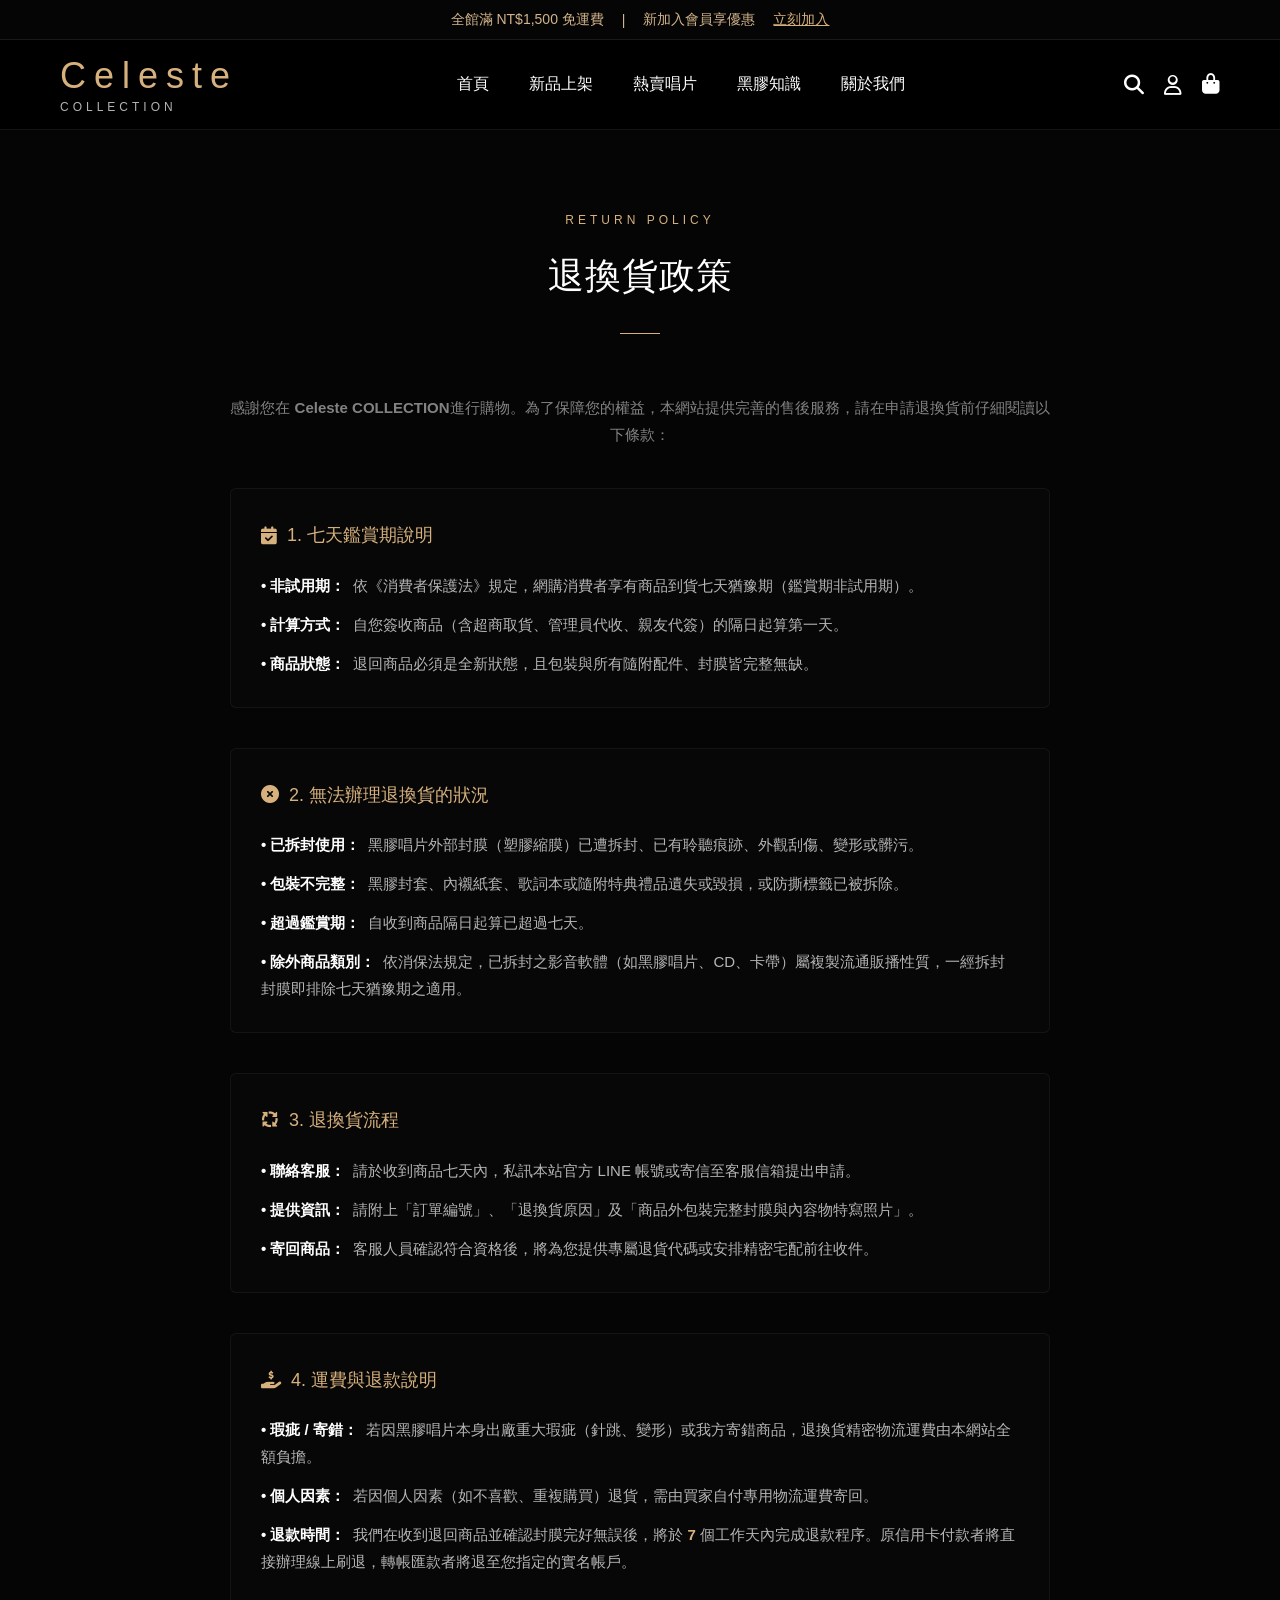
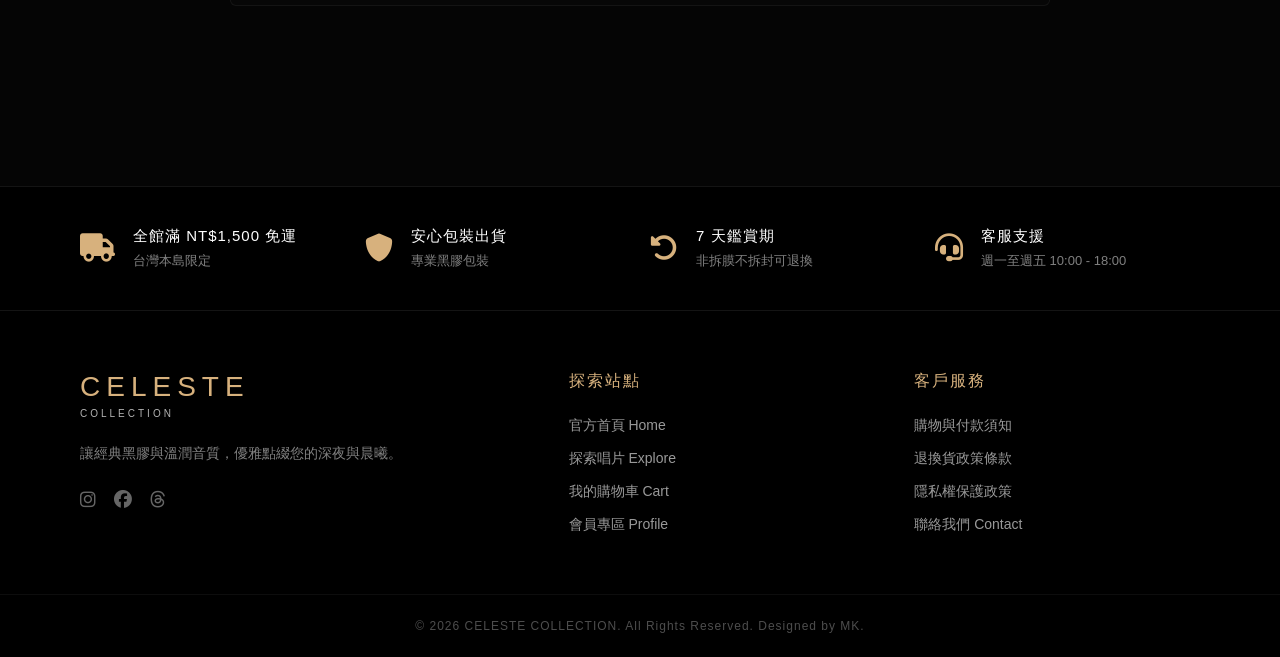
<file: return-policy.html>
<!DOCTYPE html>
<html lang="zh-Hant">
<head>
  <meta charset="UTF-8" />
  <meta name="viewport" content="width=device-width, initial-scale=1.0" />
  <title>購物與付款須知 | Celeste COLLECTION</title>

  <link rel="stylesheet" href="css/style.css" />
  <link rel="icon" type="image/png" sizes="32x32" href="img/favicon.png">
  <link rel="stylesheet" href="https://cdnjs.cloudflare.com/ajax/libs/font-awesome/6.5.2/css/all.min.css"/>

</head>
<body>

  <!-- TOP BAR -->
  <div class="top-bar">
    <p>全館滿 NT$1,500 免運費</p>
    <span>|</span>
    <p>新加入會員享優惠</p>
    <a href="member.html" class="member-link">立刻加入</a>
  </div>


  <!-- NAVBAR -->
  <header class="navbar">

    <div class="logo">
      <h1>Celeste</h1>
      <span>COLLECTION</span>
    </div>

    <nav>
      <a href="index.html">首頁</a>
      <a href="new-arrival.html">新品上架</a>
      <a href="category.html">熱賣唱片</a>
      <a href="vinyl-knowledge.html">黑膠知識</a>
      <a href="about-us.html">關於我們</a>
    </nav>

    <div class="nav-icons">
      <div class="search-wrapper">
        <input type="text" id="global-search-input" placeholder="搜尋專輯、歌手...">
        <button id="global-search-btn" title="開始搜尋">
          <i class="fa-solid fa-magnifying-glass"></i>
        </button>
      </div>

      <a href="member.html" class="icon-badge">
      <i class="fa-regular fa-user"></i>
      </a>

      <div class="icon-badge">
        <a href="cart.html">
            <i class="fa-solid fa-bag-shopping"></i> 
        </a>
        <span id="cart-badge-count">0</span>
      </div>

    </div>
  </header>


  <main class="policy-page-container" style="width: 100%; max-width: 900px; margin: 0 auto; padding: 80px 40px; color: rgba(255,255,255,0.7); font-size: 15px; line-height: 1.8; text-align: left;">
    
    <!-- 頁面大標題 -->
    <div class="policy-header" style="text-align: center; margin-bottom: 60px;">
      <span style="color: #d7b17d; font-size: 12px; letter-spacing: 4px; display: block; margin-bottom: 12px;">RETURN POLICY</span>
      <h2 style="font-size: 36px; font-weight: 300; color: white; letter-spacing: 1px; margin: 0;">退換貨政策</h2>
      <div style="width: 40px; height: 1px; background: #d7b17d; margin: 25px auto 0 auto;"></div>
    </div>

    <!-- 前言導言 -->
    <p style="margin-bottom: 40px; color: rgba(255,255,255,0.5); text-align: center;">
      感謝您在 <strong>Celeste COLLECTION</strong>進行購物。為了保障您的權益，本網站提供完善的售後服務，請在申請退換貨前仔細閱讀以下條款：
    </p>

    <!-- 七天鑑賞期說明 -->
    <section class="policy-section" style="margin-bottom: 40px; background: rgba(255,255,255,0.01); border: 1px solid rgba(255,255,255,0.05); padding: 30px; border-radius: 6px;">
      <h3 style="color: #d7b17d; font-size: 18px; font-weight: 400; margin-top: 0; margin-bottom: 20px; display: flex; align-items: center; gap: 10px;">
        <i class="fa-solid fa-calendar-check"></i> 1. 七天鑑賞期說明
      </h3>
      <ul style="list-style: none; padding-left: 0; margin: 0; display: flex; flex-direction: column; gap: 12px;">
        <li><strong style="color: white; margin-right: 8px;">• 非試用期：</strong>依《消費者保護法》規定，網購消費者享有商品到貨七天猶豫期（鑑賞期非試用期）。</li>
        <li><strong style="color: white; margin-right: 8px;">• 計算方式：</strong>自您簽收商品（含超商取貨、管理員代收、親友代簽）的隔日起算第一天。</li>
        <li><strong style="color: white; margin-right: 8px;">• 商品狀態：</strong>退回商品必須是全新狀態，且包裝與所有隨附配件、封膜皆完整無缺。</li>
      </ul>
    </section>

    <!-- 無法辦理退換貨的狀況 -->
    <section class="policy-section" style="margin-bottom: 40px; background: rgba(255,255,255,0.01); border: 1px solid rgba(255,255,255,0.05); padding: 30px; border-radius: 6px;">
      <h3 style="color: #d7b17d; font-size: 18px; font-weight: 400; margin-top: 0; margin-bottom: 20px; display: flex; align-items: center; gap: 10px;">
        <i class="fa-solid fa-circle-xmark"></i> 2. 無法辦理退換貨的狀況
      </h3>
      <ul style="list-style: none; padding-left: 0; margin: 0; display: flex; flex-direction: column; gap: 12px;">
        <li><strong style="color: white; margin-right: 8px;">• 已拆封使用：</strong>黑膠唱片外部封膜（塑膠縮膜）已遭拆封、已有聆聽痕跡、外觀刮傷、變形或髒污。</li>
        <li><strong style="color: white; margin-right: 8px;">• 包裝不完整：</strong>黑膠封套、內襯紙套、歌詞本或隨附特典禮品遺失或毀損，或防撕標籤已被拆除。</li>
        <li><strong style="color: white; margin-right: 8px;">• 超過鑑賞期：</strong>自收到商品隔日起算已超過七天。</li>
        <li><strong style="color: white; margin-right: 8px;">• 除外商品類別：</strong>依消保法規定，已拆封之影音軟體（如黑膠唱片、CD、卡帶）屬複製流通販播性質，一經拆封封膜即排除七天猶豫期之適用。</li>
      </ul>
    </section>

    <!-- 退換貨流程 -->
    <section class="policy-section" style="margin-bottom: 40px; background: rgba(255,255,255,0.01); border: 1px solid rgba(255,255,255,0.05); padding: 30px; border-radius: 6px;">
      <h3 style="color: #d7b17d; font-size: 18px; font-weight: 400; margin-top: 0; margin-bottom: 20px; display: flex; align-items: center; gap: 10px;">
        <i class="fa-solid fa-arrows-spin"></i> 3. 退換貨流程
      </h3>
      <ul style="list-style: none; padding-left: 0; margin: 0; display: flex; flex-direction: column; gap: 12px;">
        <li><strong style="color: white; margin-right: 8px;">• 聯絡客服：</strong>請於收到商品七天內，私訊本站官方 LINE 帳號或寄信至客服信箱提出申請。</li>
        <li><strong style="color: white; margin-right: 8px;">• 提供資訊：</strong>請附上「訂單編號」、「退換貨原因」及「商品外包裝完整封膜與內容物特寫照片」。</li>
        <li><strong style="color: white; margin-right: 8px;">• 寄回商品：</strong>客服人員確認符合資格後，將為您提供專屬退貨代碼或安排精密宅配前往收件。</li>
      </ul>
    </section>

    <!-- 運費與退款說明 -->
    <section class="policy-section" style="margin-bottom: 20px; background: rgba(255,255,255,0.01); border: 1px solid rgba(255,255,255,0.05); padding: 30px; border-radius: 6px;">
      <h3 style="color: #d7b17d; font-size: 18px; font-weight: 400; margin-top: 0; margin-bottom: 20px; display: flex; align-items: center; gap: 10px;">
        <i class="fa-solid fa-hand-holding-dollar"></i> 4. 運費與退款說明
      </h3>
      <ul style="list-style: none; padding-left: 0; margin: 0; display: flex; flex-direction: column; gap: 12px;">
        <li><strong style="color: white; margin-right: 8px;">• 瑕疵 / 寄錯：</strong>若因黑膠唱片本身出廠重大瑕疵（針跳、變形）或我方寄錯商品，退換貨精密物流運費由本網站全額負擔。</li>
        <li><strong style="color: white; margin-right: 8px;">• 個人因素：</strong>若因個人因素（如不喜歡、重複購買）退貨，需由買家自付專用物流運費寄回。</li>
        <li><strong style="color: white; margin-right: 8px;">• 退款時間：</strong>我們在收到退回商品並確認封膜完好無誤後，將於 <span style="color: #d7b17d; font-weight: bold;">7</span> 個工作天內完成退款程序。原信用卡付款者將直接辦理線上刷退，轉帳匯款者將退至您指定的實名帳戶。</li>
      </ul>
    </section>

  </main>

  <!-- FOOTER -->
<footer class="main-footer">

  <div class="footer-service-bar">
    <div class="service-card">
      <i class="fa-solid fa-truck"></i>
      <div>
        <h4>全館滿 NT$1,500 免運</h4>
        <p>台灣本島限定</p>
      </div>
    </div>
    <div class="service-card">
      <i class="fa-solid fa-shield"></i>
      <div>
        <h4>安心包裝出貨</h4>
        <p>專業黑膠包裝</p>
      </div>
    </div>
    <div class="service-card">
      <i class="fa-solid fa-rotate-left"></i>
      <div>
        <h4>7 天鑑賞期</h4>
        <p>非拆膜不拆封可退換</p>
      </div>
    </div>
    <div class="service-card">
      <i class="fa-solid fa-headset"></i>
      <div>
        <h4>客服支援</h4>
        <p>週一至週五 10:00 - 18:00</p>
      </div>
    </div>
  </div>

  <div class="footer-links-container">

    <div class="footer-column brand-column">
        <div class="logo">
          <h1>CELESTE</h1>
          <span>COLLECTION</span>
        </div>
        <p class="footer-brand-desc">讓經典黑膠與溫潤音質，優雅點綴您的深夜與晨曦。</p>
        <div class="footer-socials">
          <a href="#" target="_self"><i class="fa-brands fa-instagram"></i></a>
          <a href="#" target="_self"><i class="fa-brands fa-facebook"></i></a>
          <a href="#" target="_self"><i class="fa-brands fa-threads"></i></a>
        </div>
      </div>

      <div class="footer-column links-column">
        <h3>探索站點</h3>
        <ul>
          <li><a href="index.html" target="_self">官方首頁 Home</a></li>
          <li><a href="category.html" target="_self">探索唱片 Explore</a></li>
          <li><a href="cart.html" target="_self">我的購物車 Cart</a></li>
          <li><a href="member.html" target="_self">會員專區 Profile</a></li>
        </ul>
      </div>

      <div class="footer-column links-column">
        <h3>客戶服務</h3>
        <ul>
          <li><a href="shopping-info.html" target="_self">購物與付款須知</a></li>
          <li><a href="return-policy.html" target="_self">退換貨政策條款</a></li>
          <li><a href="privacy-policy.html" target="_self">隱私權保護政策</a></li>
          <li><a href="contact.html" target="_self">聯絡我們 Contact</a></li>
        </ul>
      </div>

    </div>

    <div class="footer-copyright">
      <p>&copy; 2026 CELESTE COLLECTION. All Rights Reserved. Designed by MK.</p>
    </div>

  </footer>



  <script>
  // =========================================================================
  // 購物車 & 收藏
  // =========================================================================
      const favBadge = document.getElementById('fav-badge-count');
      if (favBadge) {
        // 1. 商品數
        let favoritesArray = JSON.parse(localStorage.getItem('myFavoriteItems')) || [];
        let totalFavsCount = favoritesArray.length;
        
        // 2. 即時更新數字
        favBadge.textContent = totalFavsCount;
        
        // 3. 視覺優化
        if (totalFavsCount === 0) {
          favBadge.style.display = 'none';
        } else {
          favBadge.style.display = 'flex';
        }
        
        // 4. 跨頁同步
        localStorage.setItem('globalFavsCount', totalFavsCount);
      }

      document.addEventListener('DOMContentLoaded', function() {
  

        const savedCartCount = localStorage.getItem('globalCartCount') || '0';
        const cartBadge = document.getElementById('cart-badge-count');
        
        if (cartBadge) {
          cartBadge.textContent = savedCartCount;
          
          if (parseInt(savedCartCount) === 0) {
            cartBadge.style.display = 'none';
          } else {
            cartBadge.style.display = 'flex';
          }
        }

        // 最新總收藏數
        const savedFavCount = localStorage.getItem('globalFavsCount') || '0';
        const favBadge = document.getElementById('fav-badge-count');
        
        if (favBadge) {
          // 3. 同步最新數量
          favBadge.textContent = savedFavCount;
          
          // 4. 視覺優化：如果完全沒收藏東西，自動隱藏不顯示
          if (parseInt(savedFavCount) === 0) {
            favBadge.style.display = 'none';
          } else {
            favBadge.style.display = 'flex';
          }
        }

      });


  
  // =========================================================================
  // 搜尋功能
  // =========================================================================
  document.addEventListener('DOMContentLoaded', function() {
    // 1. 同步全站導覽列愛心與購物車金色通知泡泡
    if (typeof syncNavbarBadges === 'function') {
      syncNavbarBadges();
    }

    // 2. 串通首頁放大鏡搜尋核心
    const searchInput = document.getElementById('global-search-input');
    const searchBtn = document.getElementById('global-search-btn');

    if (searchInput && searchBtn) {
      // 執行跨頁參數發送跳轉
      function handleHomeSearchAction() {
        const keyword = searchInput.value.trim();
        if (keyword !== "") {
          window.location.href = `category.html?search=${encodeURIComponent(keyword)}`;
        }
      }

      // 監聽點擊放大鏡圖示
      searchBtn.addEventListener('click', function(e) {
        e.preventDefault();
        if (searchInput.value.trim() === "") {
          searchInput.focus(); 
        } else {
          handleHomeSearchAction();
        }
      });

      searchInput.addEventListener('keypress', function(e) {
        if (e.key === 'Enter') {
          e.preventDefault();
          handleHomeSearchAction();
        }
      });
    }
  });

  function syncNavbarBadges() {
    const savedCartCount = localStorage.getItem('globalCartCount') || '0';
    const cartBadge = document.getElementById('cart-badge-count');
    if (cartBadge) { 
      cartBadge.textContent = savedCartCount; 
      cartBadge.style.display = (parseInt(savedCartCount) === 0) ? 'none' : 'flex'; 
    }
    const savedFavCount = localStorage.getItem('globalFavsCount') || '0';
    const favBadge = document.getElementById('fav-badge-count');
    if (favBadge) { 
      favBadge.textContent = savedFavCount; 
      favBadge.style.display = (parseInt(savedFavCount) === 0) ? 'none' : 'flex'; 
    }
  }

  </script>

</body>
</html>
</file>
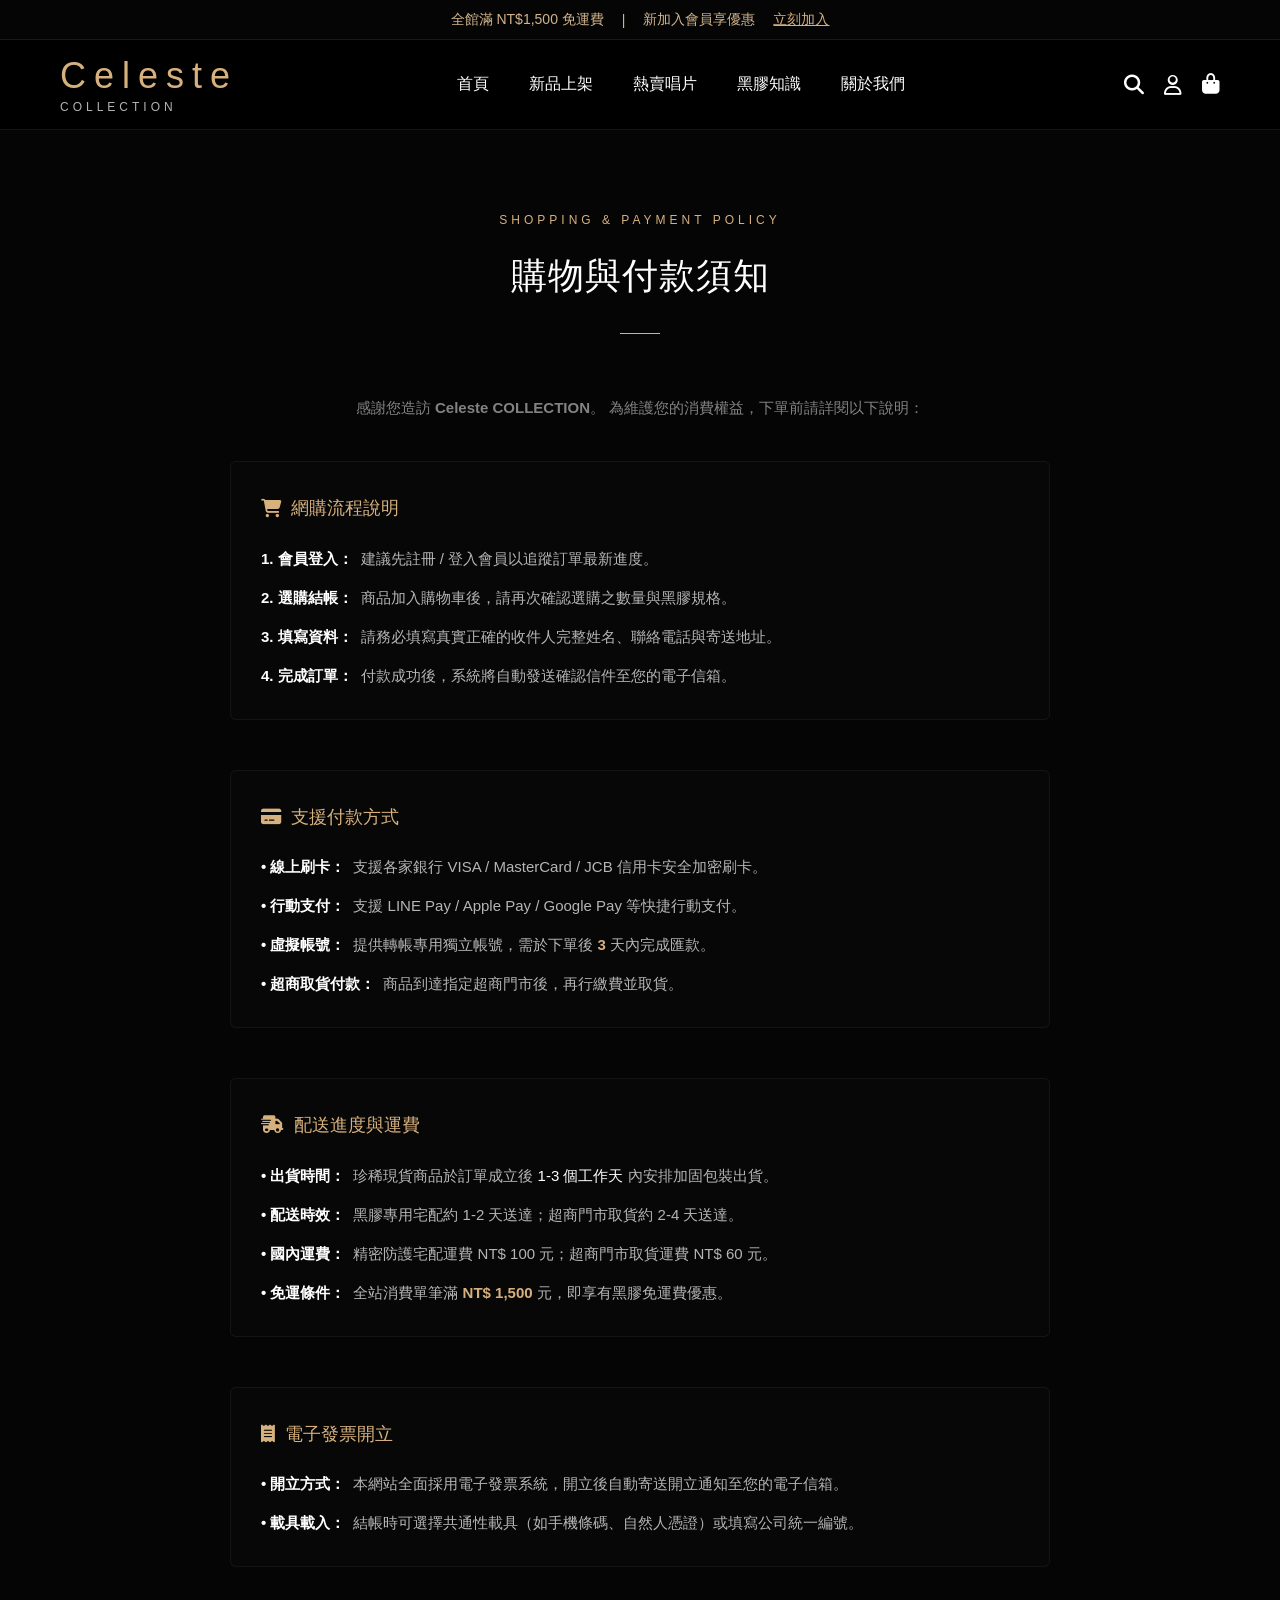
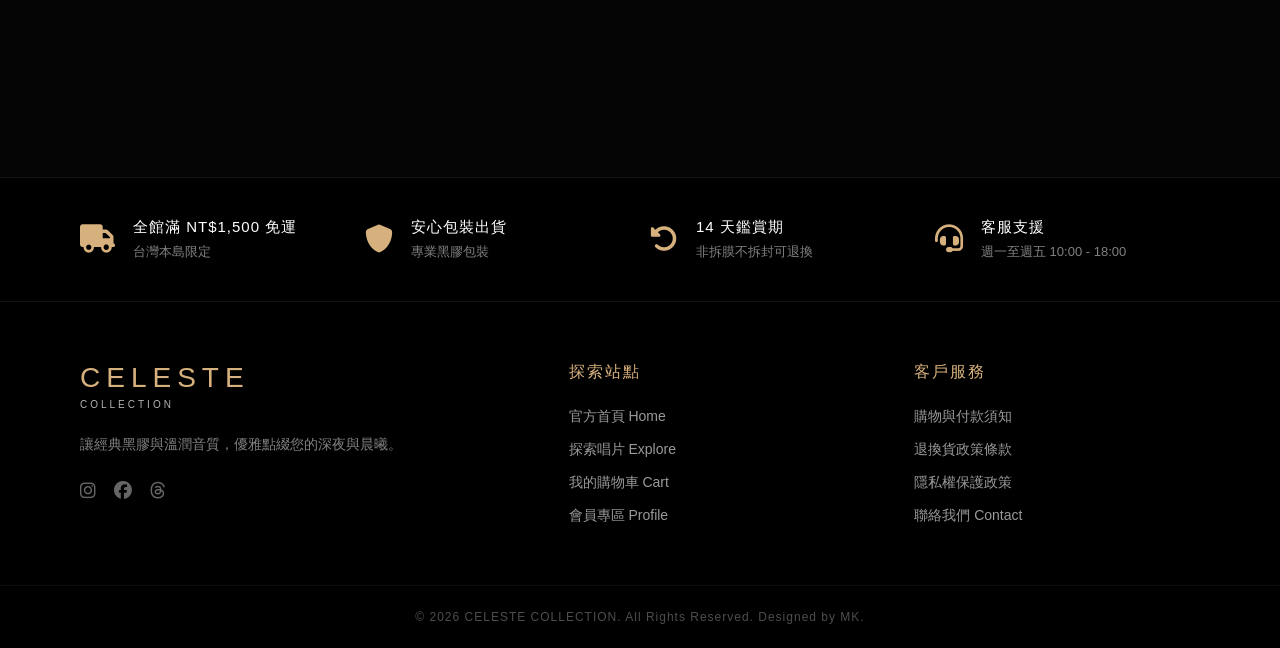
<file: shopping-info.html>
<!DOCTYPE html>
<html lang="zh-Hant">
<head>
  <meta charset="UTF-8" />
  <meta name="viewport" content="width=device-width, initial-scale=1.0" />
  <title>購物與付款須知 | Celeste COLLECTION</title>

  <link rel="stylesheet" href="css/style.css" />
  <link rel="icon" type="image/png" sizes="32x32" href="img/favicon.png">
  <link rel="stylesheet" href="https://cdnjs.cloudflare.com/ajax/libs/font-awesome/6.5.2/css/all.min.css"/>

</head>
<body>

  <!-- TOP BAR -->
  <div class="top-bar">
    <p>全館滿 NT$1,500 免運費</p>
    <span>|</span>
    <p>新加入會員享優惠</p>
    <a href="member.html" class="member-link">立刻加入</a>
  </div>


  <!-- NAVBAR -->
  <header class="navbar">

    <div class="logo">
      <h1>Celeste</h1>
      <span>COLLECTION</span>
    </div>

    <nav>
      <a href="index.html">首頁</a>
      <a href="new-arrival.html">新品上架</a>
      <a href="category.html">熱賣唱片</a>
      <a href="vinyl-knowledge.html">黑膠知識</a>
      <a href="about-us.html">關於我們</a>
    </nav>

    <div class="nav-icons">
      <div class="search-wrapper">
        <input type="text" id="global-search-input" placeholder="搜尋專輯、歌手...">
        <button id="global-search-btn" title="開始搜尋">
          <i class="fa-solid fa-magnifying-glass"></i>
        </button>
      </div>

      <a href="member.html" class="icon-badge">
      <i class="fa-regular fa-user"></i>
      </a>

      <div class="icon-badge">
        <a href="cart.html">
            <i class="fa-solid fa-bag-shopping"></i> 
        </a>
        <span id="cart-badge-count">0</span>
      </div>

    </div>
  </header>


  <main class="policy-page-container" style="width: 100%; max-width: 900px; margin: 0 auto; padding: 80px 40px; color: rgba(255,255,255,0.7); font-size: 15px; line-height: 1.8; text-align: left;">
    
    <!-- 頁面大標題 -->
    <div class="policy-header" style="text-align: center; margin-bottom: 60px;">
      <span style="color: #d7b17d; font-size: 12px; letter-spacing: 4px; display: block; margin-bottom: 12px;">SHOPPING & PAYMENT POLICY</span>
      <h2 style="font-size: 36px; font-weight: 300; color: white; letter-spacing: 1px; margin: 0;">購物與付款須知</h2>
      <div style="width: 40px; height: 1px; background: #d7b17d; margin: 25px auto 0 auto;"></div>
    </div>

    <!-- 前言導言 -->
    <p style="margin-bottom: 40px; color: rgba(255,255,255,0.5); text-align: center;">
      感謝您造訪 <strong>Celeste COLLECTION</strong>。  為維護您的消費權益，下單前請詳閱以下說明：
    </p>

    <!-- 網購流程說明 -->
    <section class="policy-section" style="margin-bottom: 50px; background: rgba(255,255,255,0.01); border: 1px solid rgba(255,255,255,0.05); padding: 30px; border-radius: 6px;">
      <h3 style="color: #d7b17d; font-size: 18px; font-weight: 400; margin-top: 0; margin-bottom: 20px; display: flex; align-items: center; gap: 10px;">
        <i class="fa-solid fa-cart-shopping"></i> 網購流程說明
      </h3>
      <ul style="list-style: none; padding-left: 0; margin: 0; display: flex; flex-direction: column; gap: 12px;">
        <li><strong style="color: white; margin-right: 8px;">1. 會員登入：</strong>建議先註冊 / 登入會員以追蹤訂單最新進度。</li>
        <li><strong style="color: white; margin-right: 8px;">2. 選購結帳：</strong>商品加入購物車後，請再次確認選購之數量與黑膠規格。</li>
        <li><strong style="color: white; margin-right: 8px;">3. 填寫資料：</strong>請務必填寫真實正確的收件人完整姓名、聯絡電話與寄送地址。</li>
        <li><strong style="color: white; margin-right: 8px;">4. 完成訂單：</strong>付款成功後，系統將自動發送確認信件至您的電子信箱。</li>
      </ul>
    </section>

    <!-- 付款方式 -->
    <section class="policy-section" style="margin-bottom: 50px; background: rgba(255,255,255,0.01); border: 1px solid rgba(255,255,255,0.05); padding: 30px; border-radius: 6px;">
      <h3 style="color: #d7b17d; font-size: 18px; font-weight: 400; margin-top: 0; margin-bottom: 20px; display: flex; align-items: center; gap: 10px;">
        <i class="fa-solid fa-credit-card"></i> 支援付款方式
      </h3>
      <ul style="list-style: none; padding-left: 0; margin: 0; display: flex; flex-direction: column; gap: 12px;">
        <li><strong style="color: white; margin-right: 8px;">• 線上刷卡：</strong>支援各家銀行 VISA / MasterCard / JCB 信用卡安全加密刷卡。</li>
        <li><strong style="color: white; margin-right: 8px;">• 行動支付：</strong>支援 LINE Pay / Apple Pay / Google Pay 等快捷行動支付。</li>
        <li><strong style="color: white; margin-right: 8px;">• 虛擬帳號：</strong>提供轉帳專用獨立帳號，需於下單後 <span style="color: #d7b17d; font-weight: bold;">3</span> 天內完成匯款。</li>
        <li><strong style="color: white; margin-right: 8px;">• 超商取貨付款：</strong>商品到達指定超商門市後，再行繳費並取貨。</li>
      </ul>
    </section>

    <!-- 配送進度與運費 -->
    <section class="policy-section" style="margin-bottom: 50px; background: rgba(255,255,255,0.01); border: 1px solid rgba(255,255,255,0.05); padding: 30px; border-radius: 6px;">
      <h3 style="color: #d7b17d; font-size: 18px; font-weight: 400; margin-top: 0; margin-bottom: 20px; display: flex; align-items: center; gap: 10px;">
        <i class="fa-solid fa-truck-fast"></i> 配送進度與運費
      </h3>
      <ul style="list-style: none; padding-left: 0; margin: 0; display: flex; flex-direction: column; gap: 12px;">
        <li><strong style="color: white; margin-right: 8px;">• 出貨時間：</strong>珍稀現貨商品於訂單成立後 <span style="color: white;">1-3 個工作天</span> 內安排加固包裝出貨。</li>
        <li><strong style="color: white; margin-right: 8px;">• 配送時效：</strong>黑膠專用宅配約 1-2 天送達；超商門市取貨約 2-4 天送達。</li>
        <li><strong style="color: white; margin-right: 8px;">• 國內運費：</strong>精密防護宅配運費 NT$ 100 元；超商門市取貨運費 NT$ 60 元。</li>
        <li><strong style="color: white; margin-right: 8px;">• 免運條件：</strong>全站消費單筆滿 <span style="color: #d7b17d; font-weight: bold;">NT$ 1,500</span> 元，即享有黑膠免運費優惠。</li>
      </ul>
    </section>

    <!-- 電子發票開立 -->
    <section class="policy-section" style="margin-bottom: 50px; background: rgba(255,255,255,0.01); border: 1px solid rgba(255,255,255,0.05); padding: 30px; border-radius: 6px;">
      <h3 style="color: #d7b17d; font-size: 18px; font-weight: 400; margin-top: 0; margin-bottom: 20px; display: flex; align-items: center; gap: 10px;">
        <i class="fa-solid fa-receipt"></i> 電子發票開立
      </h3>
      <ul style="list-style: none; padding-left: 0; margin: 0; display: flex; flex-direction: column; gap: 12px;">
        <li><strong style="color: white; margin-right: 8px;">• 開立方式：</strong>本網站全面採用電子發票系統，開立後自動寄送開立通知至您的電子信箱。</li>
        <li><strong style="color: white; margin-right: 8px;">• 載具載入：</strong>結帳時可選擇共通性載具（如手機條碼、自然人憑證）或填寫公司統一編號。</li>
      </ul>
    </section>

  </main>

  <!-- FOOTER -->
<footer class="main-footer">

  <div class="footer-service-bar">
    <div class="service-card">
      <i class="fa-solid fa-truck"></i>
      <div>
        <h4>全館滿 NT$1,500 免運</h4>
        <p>台灣本島限定</p>
      </div>
    </div>
    <div class="service-card">
      <i class="fa-solid fa-shield"></i>
      <div>
        <h4>安心包裝出貨</h4>
        <p>專業黑膠包裝</p>
      </div>
    </div>
    <div class="service-card">
      <i class="fa-solid fa-rotate-left"></i>
      <div>
        <h4>14 天鑑賞期</h4>
        <p>非拆膜不拆封可退換</p>
      </div>
    </div>
    <div class="service-card">
      <i class="fa-solid fa-headset"></i>
      <div>
        <h4>客服支援</h4>
        <p>週一至週五 10:00 - 18:00</p>
      </div>
    </div>
  </div>

  <div class="footer-links-container">

    <div class="footer-column brand-column">
        <div class="logo">
          <h1>CELESTE</h1>
          <span>COLLECTION</span>
        </div>
        <p class="footer-brand-desc">讓經典黑膠與溫潤音質，優雅點綴您的深夜與晨曦。</p>
        <div class="footer-socials">
          <a href="#" target="_self"><i class="fa-brands fa-instagram"></i></a>
          <a href="#" target="_self"><i class="fa-brands fa-facebook"></i></a>
          <a href="#" target="_self"><i class="fa-brands fa-threads"></i></a>
        </div>
      </div>

      <div class="footer-column links-column">
        <h3>探索站點</h3>
        <ul>
          <li><a href="index.html" target="_self">官方首頁 Home</a></li>
          <li><a href="category.html" target="_self">探索唱片 Explore</a></li>
          <li><a href="cart.html" target="_self">我的購物車 Cart</a></li>
          <li><a href="member.html" target="_self">會員專區 Profile</a></li>
        </ul>
      </div>

      <div class="footer-column links-column">
        <h3>客戶服務</h3>
        <ul>
          <li><a href="shopping-info.html" target="_self">購物與付款須知</a></li>
          <li><a href="return-policy.html" target="_self">退換貨政策條款</a></li>
          <li><a href="privacy-policy.html" target="_self">隱私權保護政策</a></li>
          <li><a href="contact.html" target="_self">聯絡我們 Contact</a></li>
        </ul>
      </div>

    </div>

    <div class="footer-copyright">
      <p>&copy; 2026 CELESTE COLLECTION. All Rights Reserved. Designed by MK.</p>
    </div>

  </footer>



  <script>
  // =========================================================================
  // 購物車 & 收藏
  // =========================================================================
      const favBadge = document.getElementById('fav-badge-count');
      if (favBadge) {
        // 1. 商品數
        let favoritesArray = JSON.parse(localStorage.getItem('myFavoriteItems')) || [];
        let totalFavsCount = favoritesArray.length;
        
        // 2. 即時更新數字
        favBadge.textContent = totalFavsCount;
        
        // 3. 視覺優化
        if (totalFavsCount === 0) {
          favBadge.style.display = 'none';
        } else {
          favBadge.style.display = 'flex';
        }
        
        // 4. 跨頁同步
        localStorage.setItem('globalFavsCount', totalFavsCount);
      }

      document.addEventListener('DOMContentLoaded', function() {
  

        const savedCartCount = localStorage.getItem('globalCartCount') || '0';
        const cartBadge = document.getElementById('cart-badge-count');
        
        if (cartBadge) {
          cartBadge.textContent = savedCartCount;
          
          if (parseInt(savedCartCount) === 0) {
            cartBadge.style.display = 'none';
          } else {
            cartBadge.style.display = 'flex';
          }
        }

        // 最新總收藏數
        const savedFavCount = localStorage.getItem('globalFavsCount') || '0';
        const favBadge = document.getElementById('fav-badge-count');
        
        if (favBadge) {
          // 3. 同步最新數量
          favBadge.textContent = savedFavCount;
          
          // 4. 視覺優化：如果完全沒收藏東西，自動隱藏不顯示
          if (parseInt(savedFavCount) === 0) {
            favBadge.style.display = 'none';
          } else {
            favBadge.style.display = 'flex';
          }
        }

      });


  
  // =========================================================================
  // 搜尋功能
  // =========================================================================
  document.addEventListener('DOMContentLoaded', function() {
    // 1. 同步全站導覽列愛心與購物車金色通知泡泡
    if (typeof syncNavbarBadges === 'function') {
      syncNavbarBadges();
    }

    // 2. 串通首頁放大鏡搜尋核心
    const searchInput = document.getElementById('global-search-input');
    const searchBtn = document.getElementById('global-search-btn');

    if (searchInput && searchBtn) {
      // 執行跨頁參數發送跳轉
      function handleHomeSearchAction() {
        const keyword = searchInput.value.trim();
        if (keyword !== "") {
          window.location.href = `category.html?search=${encodeURIComponent(keyword)}`;
        }
      }

      // 監聽點擊放大鏡圖示
      searchBtn.addEventListener('click', function(e) {
        e.preventDefault();
        if (searchInput.value.trim() === "") {
          searchInput.focus(); 
        } else {
          handleHomeSearchAction();
        }
      });

      searchInput.addEventListener('keypress', function(e) {
        if (e.key === 'Enter') {
          e.preventDefault();
          handleHomeSearchAction();
        }
      });
    }
  });

  function syncNavbarBadges() {
    const savedCartCount = localStorage.getItem('globalCartCount') || '0';
    const cartBadge = document.getElementById('cart-badge-count');
    if (cartBadge) { 
      cartBadge.textContent = savedCartCount; 
      cartBadge.style.display = (parseInt(savedCartCount) === 0) ? 'none' : 'flex'; 
    }
    const savedFavCount = localStorage.getItem('globalFavsCount') || '0';
    const favBadge = document.getElementById('fav-badge-count');
    if (favBadge) { 
      favBadge.textContent = savedFavCount; 
      favBadge.style.display = (parseInt(savedFavCount) === 0) ? 'none' : 'flex'; 
    }
  }

  </script>

</body>
</html>
</file>
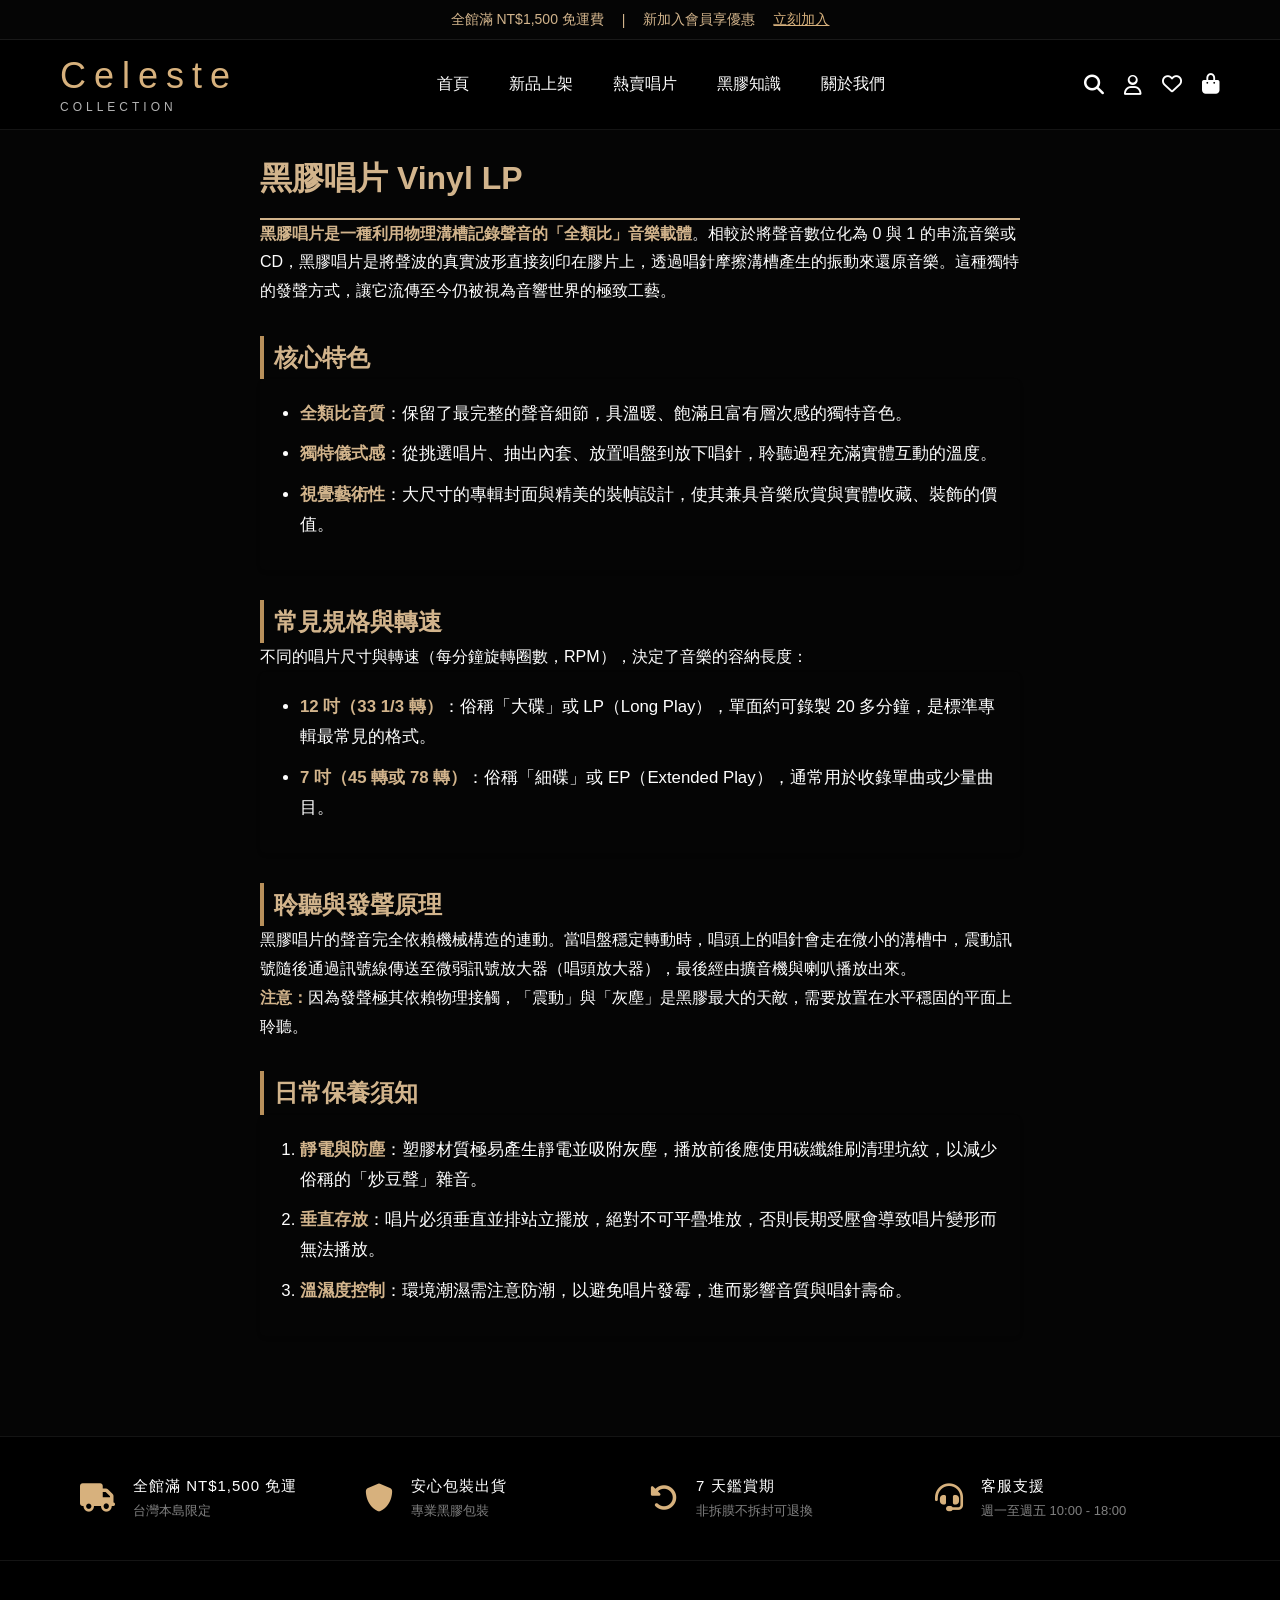
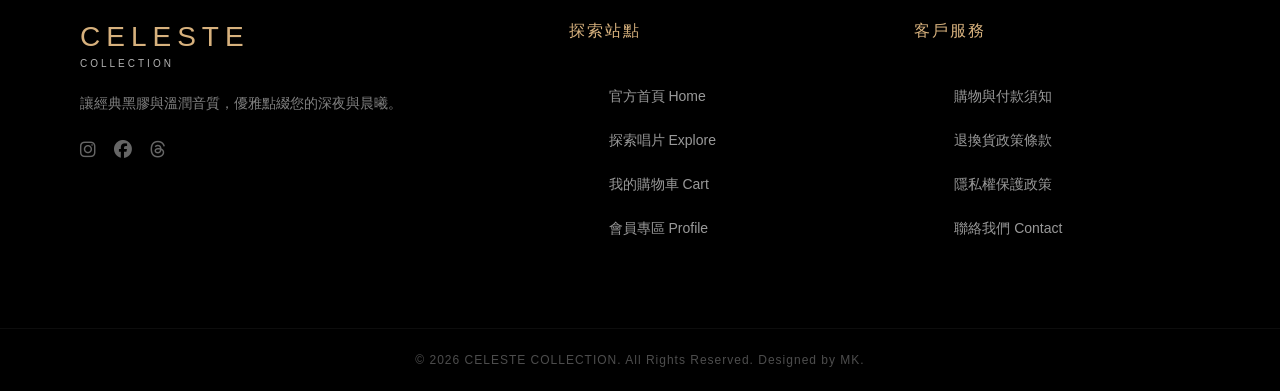
<file: vinyl-knowledge.html>
<!DOCTYPE html>
<html lang="zh-Hant">
<head>
  <meta charset="UTF-8" />
  <meta name="viewport" content="width=device-width, initial-scale=1.0" />
  <title>唱片知識 | Celeste COLLECTION</title>

  <link rel="stylesheet" href="css/style.css" />
  <link rel="icon" type="image/png" sizes="32x32" href="img/favicon.png">

  <link
    rel="stylesheet"
    href="https://cdnjs.cloudflare.com/ajax/libs/font-awesome/6.5.2/css/all.min.css"
  />

  <style>

        .container {
            color: #ffffff;
            font-family: 'Noto Sans TC', sans-serif;
            line-height: 1.8;
            max-width: 800px;
            margin: 0 auto;
            padding: 20px;
        }

        .page-title {
            color: #d2b48c;
            border-bottom: 2px solid #d2b48c;
            padding-bottom: 10px;
            font-size: 2em;
        }

        h2 {
            color: #d2b48c;
            margin-top: 30px;
            border-left: 4px solid #b8905b;
            padding-left: 10px;
            font-size: 1.5em;
        }

        .highlight {
            font-weight: bold;
            color: #d2b48c;
        }

        ul, ol {
            padding: 20px 20px 20px 40px;
            border-radius: 5px;
            box-shadow: 0 2px 5px rgba(0,0,0,0.05);
        }

        li {
            margin-bottom: 10px;
            font-size: 1.05em;
        }

        strong {
            color: #d2b48c;
        }
    </style>
</head>
<body>

  <!-- TOP BAR -->
  <div class="top-bar">
    <p>全館滿 NT$1,500 免運費</p>
    <span>|</span>
    <p>新加入會員享優惠</p>
    <a href="member.html" class="member-link">立刻加入</a>
  </div>


  <!-- NAVBAR -->
  <header class="navbar">

    <div class="logo">
      <h1>Celeste</h1>
      <span>COLLECTION</span>
    </div>

    <nav>
      <a href="index.html">首頁</a>
      <a href="new-arrival.html">新品上架</a>
      <a href="category.html">熱賣唱片</a>
      <a href="vinyl-knowledge.html">黑膠知識</a>
      <a href="about-us.html">關於我們</a>
    </nav>

    <div class="nav-icons">
      <div class="search-wrapper">
        <input type="text" id="global-search-input" placeholder="搜尋專輯、歌手...">
        <button id="global-search-btn" title="開始搜尋">
          <i class="fa-solid fa-magnifying-glass"></i>
        </button>
      </div>

      <a href="member.html" class="icon-badge">
      <i class="fa-regular fa-user"></i>
      </a>

      <div class="icon-badge">
        <a href="member.html" target="_self" title="我的收藏">
          <i class="fa-regular fa-heart"></i>
        </a>
        <span id="fav-badge-count" style="display: none; font-weight: bold;">0</span>
      </div>

      <div class="icon-badge">
        <a href="cart.html">
            <i class="fa-solid fa-bag-shopping"></i> 
        </a>
        <span id="cart-badge-count">0</span>
      </div>
  </header>


    <!-- HERO -->
    <main class="container">
        <header class="header">
            <h1 class="page-title">黑膠唱片 <span>Vinyl LP</span></h1>
            <p class="intro">
                <span class="highlight">黑膠唱片是一種利用物理溝槽記錄聲音的「全類比」音樂載體</span>。相較於將聲音數位化為 0 與 1 的串流音樂或 CD，黑膠唱片是將聲波的真實波形直接刻印在膠片上，透過唱針摩擦溝槽產生的振動來還原音樂。這種獨特的發聲方式，讓它流傳至今仍被視為音響世界的極致工藝。
            </p>
        </header>

        <section class="card-section">
            <h2>核心特色</h2>
            <ul class="feature-list">
                <li><strong>全類比音質</strong>：保留了最完整的聲音細節，具溫暖、飽滿且富有層次感的獨特音色。</li>
                <li><strong>獨特儀式感</strong>：從挑選唱片、抽出內套、放置唱盤到放下唱針，聆聽過程充滿實體互動的溫度。</li>
                <li><strong>視覺藝術性</strong>：大尺寸的專輯封面與精美的裝幀設計，使其兼具音樂欣賞與實體收藏、裝飾的價值。</li>
            </ul>
        </section>

        <section class="card-section">
            <h2>常見規格與轉速</h2>
            <p class="section-desc">不同的唱片尺寸與轉速（每分鐘旋轉圈數，RPM），決定了音樂的容納長度：</p>
            <ul class="spec-list">
                <li><strong>12 吋（33 1/3 轉）</strong>：俗稱「大碟」或 LP（Long Play），單面約可錄製 20 多分鐘，是標準專輯最常見的格式。</li>
                <li><strong>7 吋（45 轉或 78 轉）</strong>：俗稱「細碟」或 EP（Extended Play），通常用於收錄單曲或少量曲目。</li>
            </ul>
        </section>

        <section class="card-section">
            <h2>聆聽與發聲原理</h2>
            <p>黑膠唱片的聲音完全依賴機械構造的連動。當唱盤穩定轉動時，唱頭上的唱針會走在微小的溝槽中，震動訊號隨後通過訊號線傳送至微弱訊號放大器（唱頭放大器），最後經由擴音機與喇叭播放出來。</p>
            <div class="warning-box">
                <strong>注意：</strong>因為發聲極其依賴物理接觸，<span class="danger">「震動」與「灰塵」是黑膠最大的天敵</span>，需要放置在水平穩固的平面上聆聽。
            </div>
        </section>

        <section class="card-section">
            <h2>日常保養須知</h2>
            <ol class="care-list">
                <li><strong>靜電與防塵</strong>：塑膠材質極易產生靜電並吸附灰塵，播放前後應使用碳纖維刷清理坑紋，以減少俗稱的「炒豆聲」雜音。</li>
                <li><strong>垂直存放</strong>：唱片必須垂直並排站立擺放，絕對不可平疊堆放，否則長期受壓會導致唱片變形而無法播放。</li>
                <li><strong>溫濕度控制</strong>：環境潮濕需注意防潮，以避免唱片發霉，進而影響音質與唱針壽命。</li>
            </ol>
        </section>
    </main>


  <!-- FOOTER -->
  <footer class="main-footer">

    <div class="footer-service-bar">
      <div class="service-card">
        <i class="fa-solid fa-truck"></i>
        <div>
          <h4>全館滿 NT$1,500 免運</h4>
          <p>台灣本島限定</p>
        </div>
      </div>
      <div class="service-card">
        <i class="fa-solid fa-shield"></i>
        <div>
          <h4>安心包裝出貨</h4>
          <p>專業黑膠包裝</p>
        </div>
      </div>
      <div class="service-card">
        <i class="fa-solid fa-rotate-left"></i>
        <div>
          <h4>7 天鑑賞期</h4>
          <p>非拆膜不拆封可退換</p>
        </div>
      </div>
      <div class="service-card">
        <i class="fa-solid fa-headset"></i>
        <div>
          <h4>客服支援</h4>
          <p>週一至週五 10:00 - 18:00</p>
        </div>
      </div>
    </div>

    <div class="footer-links-container">

      <div class="footer-column brand-column">
        <div class="logo">
          <h1>CELESTE</h1>
          <span>COLLECTION</span>
        </div>
        <p class="footer-brand-desc">讓經典黑膠與溫潤音質，優雅點綴您的深夜與晨曦。</p>
        <div class="footer-socials">
          <a href="#" target="_self"><i class="fa-brands fa-instagram"></i></a>
          <a href="#" target="_self"><i class="fa-brands fa-facebook"></i></a>
          <a href="#" target="_self"><i class="fa-brands fa-threads"></i></a>
        </div>
      </div>

      <div class="footer-column links-column">
        <h3>探索站點</h3>
        <ul>
          <li><a href="index.html" target="_self">官方首頁 Home</a></li>
          <li><a href="category.html?genre=pop" target="_self">探索唱片 Explore</a></li>
          <li><a href="cart.html" target="_self">我的購物車 Cart</a></li>
          <li><a href="member.html" target="_self">會員專區 Profile</a></li>
        </ul>
      </div>

      <div class="footer-column links-column">
        <h3>客戶服務</h3>
        <ul>
          <li><a href="shopping-info.html" target="_self">購物與付款須知</a></li>
          <li><a href="return-policy.html" target="_self">退換貨政策條款</a></li>
          <li><a href="privacy-policy.html" target="_self">隱私權保護政策</a></li>
          <li><a href="contact.html" target="_self">聯絡我們 Contact</a></li>
        </ul>
      </div>

    </div>

    <div class="footer-copyright">
      <p>&copy; 2026 CELESTE COLLECTION. All Rights Reserved. Designed by MK.</p>
    </div>

  </footer>

  <script>
    // =========================================================================
    // 搜尋功能
    // =========================================================================
    document.addEventListener('DOMContentLoaded', function() {
      // 1. 同步全站導覽列愛心與購物車金色通知泡泡
      if (typeof syncNavbarBadges === 'function') {
        syncNavbarBadges();
      }

      // 2. 串通首頁放大鏡搜尋核心
      const searchInput = document.getElementById('global-search-input');
      const searchBtn = document.getElementById('global-search-btn');

      if (searchInput && searchBtn) {
        // 執行跨頁參數發送跳轉
        function handleHomeSearchAction() {
          const keyword = searchInput.value.trim();
          if (keyword !== "") {
            window.location.href = `category.html?search=${encodeURIComponent(keyword)}`;
          }
        }

        // 監聽點擊放大鏡圖示
        searchBtn.addEventListener('click', function(e) {
          e.preventDefault();
          if (searchInput.value.trim() === "") {
            searchInput.focus(); 
          } else {
            handleHomeSearchAction();
          }
        });

        searchInput.addEventListener('keypress', function(e) {
          if (e.key === 'Enter') {
            e.preventDefault();
            handleHomeSearchAction();
          }
        });
      }
    });

    function syncNavbarBadges() {
      const savedCartCount = localStorage.getItem('globalCartCount') || '0';
      const cartBadge = document.getElementById('cart-badge-count');
      if (cartBadge) { 
        cartBadge.textContent = savedCartCount; 
        cartBadge.style.display = (parseInt(savedCartCount) === 0) ? 'none' : 'flex'; 
      }
      const savedFavCount = localStorage.getItem('globalFavsCount') || '0';
      const favBadge = document.getElementById('fav-badge-count');
      if (favBadge) { 
        favBadge.textContent = savedFavCount; 
        favBadge.style.display = (parseInt(savedFavCount) === 0) ? 'none' : 'flex'; 
      }
    }
  </script>

</body>
</html>
</file>
<file: css/style.css>
/* 固定每個都有 */
* {
  margin: 0;
  padding: 0;
  box-sizing: border-box;
}

body {
  font-family: "Segoe UI", sans-serif;
  background: #050505;
  color: white;
}

body::-webkit-scrollbar {
  width: 8px;
}

body::-webkit-scrollbar-thumb {
  background: #b8905b;
}


/* TOP BAR */
.top-bar {
  width: 100%;
  height: 40px;

  border-bottom: 1px solid rgba(255,255,255,0.08);

  display: flex;
  align-items: center;
  justify-content: center;

  gap: 18px;

  color: #d2b48c;

  font-size: 14px;
}

.top-bar a {
  color: #d7b17d;         
  transition: 0.3s; 
}

.top-bar a:hover {
  color: white;
}

/* ==========================================================================
   導覽列
   ========================================================================== */
.navbar {
  width: 100%;
  height: 90px;

  padding: 0 60px;

  display: flex;
  align-items: center;
  justify-content: space-between;

  border-bottom: 1px solid rgba(255,255,255,0.08);

  background: rgba(0,0,0,0.95);

  position: sticky;
  top: 0;
  z-index: 999;
}

.logo h1 {
  letter-spacing: 8px;
  font-size: 36px;

  color: #d7b17d;

  font-weight: 300;
}

.logo span {
  font-size: 12px;
  letter-spacing: 4px;

  color: rgba(255,255,255,0.7);
}

nav { 
  display: flex; 
  gap: 40px; 
} 

nav a {
  color: white;        
  text-decoration: none; 
  transition: 0.3s;     
}

nav a:hover { 
  color: #d7b17d; 
}

.nav-icons { 
  display: flex; 
  align-items: center; 
  gap: 24px; 
  font-size: 20px; 
}

.icon-badge {
  position: relative; 
  color: inherit; 
  text-decoration: none; 
  display: inline-block; 
  transition: 0.3s;
}

.icon-badge:hover { 
  color: #d7b17d; 
}

.icon-badge a {
  color: inherit;
  text-decoration: none;
  display: inline-block;
}

.icon-badge span {
  width: 18px;
  height: 18px;
  border-radius: 50%;
  background: #d7b17d;
  color: black;
  position: absolute;
  top: -10px;
  right: -10px;
  font-size: 10px;
  display: flex;
  align-items: center;
  justify-content: center;
  font-weight: bold; 
}

#fav-badge-count,
#cart-badge-count {
  position: absolute;
  top: -2px;
  right: -8px;
  background: #d7b17d;
  color: black;
  font-size: 10px;
  width: 16px;
  height: 16px;
  border-radius: 50%;
  display: flex;
  align-items: center;
  justify-content: center;
  box-shadow: 0 0 8px rgba(215, 177, 125, 0.4);
}

/* ==========================================================================
   搜尋放大鏡)
   ========================================================================== */

.search-wrapper {
  display: flex;
  align-items: center;
  position: relative;
  background: transparent;
  border: none;
  padding: 0;
}

#global-search-input {
  width: 0;
  height: 32px;
  background: transparent;
  border: none;

  border-bottom: 1px solid transparent; 
  outline: none;
  color: white;
  font-size: 14px;
  padding: 0;
  opacity: 0;
  transition: all 0.3s cubic-bezier(0.25, 1, 0.5, 1);
}

/* 所有圖示容器水平垂直置中對齊 */
.nav-icons {
  display: flex !important;
  align-items: center !important; 
  gap: 20px;                      
}

/* 微調搜尋組件的外框 */
.search-wrapper {
  display: inline-flex !important;
  align-items: center !important;  
  position: relative;
  height: 40px;                  
}

/* 文字與整體對齊 */
.search-wrapper input {
  height: 100%;
  padding: 0 10px;
  box-sizing: border-box;
}

/* 按鈕垂直置中 */
#global-search-btn {
  display: flex !important;
  align-items: center !important;
  justify-content: center !important;
  height: 100%;
  background: transparent;
  border: none;
  cursor: pointer;
}

/* 對齊 */
.nav-icons .icon-badge,
.nav-icons .member-link {
  display: inline-flex !important;
  align-items: center !important;
  justify-content: center !important;
  height: 40px;                  
  position: relative;
  box-sizing: border-box;
}

/* 放大鏡變成純圖示 */
#global-search-btn {
  background: transparent;
  border: none;
  padding: 0;
  color: white;
  font-size: 20px;
  cursor: pointer;
  width: auto;
  height: auto;
  display: flex;
  align-items: center;
  justify-content: center;
  transition: 0.3s;
  margin-left: 0;
}

#global-search-btn:hover {
  color: #d7b17d;
}

/* 滑鼠移入只滑出線條與文字 ─── */
.search-wrapper:hover #global-search-input,
.search-wrapper:focus-within #global-search-input {
  width: 140px;
  opacity: 1;
  padding: 0 8px 4px 0;
  border-bottom-color: rgba(215, 177, 125, 0.6);
}


/* HERO */
.hero-section {
  width: 100%;
  max-width: 1300px;
  margin: 0 auto;
  padding: 80px 60px;
  
  /* 橫向並排 */
  display: grid;
  grid-template-columns: 1.1fr 1fr; 
  gap: 60px;                   
  align-items: center;           
}

.hero-text {
  display: flex;
  flex-direction: column;
  justify-content: center;
  text-align: left;
}

.hero-text h2 {
  font-size: 64px;
  line-height: 1.2;
  margin: 20px 0;
  font-weight: 300;
}

.sub-title {
  color: #d7b17d;
  letter-spacing: 4px;
}

.hero-desc {
  margin-top: 24px;
  color: rgba(255, 255, 255, 0.7);
  line-height: 2;
  font-size: 18px;
}

.hero-text button {
  margin-top: 40px;

  width: 240px;
  height: 60px;

  background: #d7b17d;
  border: none;

  font-size: 16px;
  color: black;

  cursor: pointer;

  transition: 0.3s;

  text-decoration: none;
  display: inline-block;
}

.hero-text button a {
  color: black;
  text-decoration: none;
  display: flex;
  align-items: center;
  justify-content: center;
  width: 100%;
  height: 100%;
  transition: 0.3s;
}


.hero-text button:hover {
  transform: translateY(-3px);
  color: rgb(78, 78, 78)
}

.hero-image img {
  width: 100%;
  border-radius: 6px;
}

/* ==========================================================================
   首頁動態黑膠唱片
   ========================================================================== */

/* 播放器容器 */

.vinyl-player-container {
  position: relative;
  width: 100% !important;        
  max-width: 420px !important;
  aspect-ratio: 1 / 1 !important;
  margin: 0 auto;
  perspective: 1000px;
}

.vinyl-click-link {
  display: block;
  width: 100%;
  max-width: 420px;
  margin: 0 auto;
}

/* 2. 紙質外封套 */
.vinyl-cover {
  position: absolute;
  top: 0;
  left: 0;
  width: 100% !important;
  height: 100% !important;
  z-index: 5; 
  box-shadow: 0 15px 35px rgba(0, 0, 0, 0.6);
  border-radius: 4px;
  overflow: hidden;
}

.vinyl-cover img {
  width: 100% !important;
  height: 100% !important;
  object-fit: cover !important;
  display: block;
}

/* 黑膠唱片本體 */
.vinyl-disc {
  position: absolute;
  top: 2.5%; 
  left: 2.5%; 
  width: 95% !important;
  height: 95% !important;
  z-index: 2;
  transition: all 0.8s cubic-bezier(0.25, 1, 0.5, 1);
}

.vinyl-disc img {
  width: 100% !important;
  height: 100% !important;
  object-fit: contain !important;
  display: block;
}


.vinyl-click-link:hover .vinyl-disc {
  transform: translateX(55%) rotate(360deg);
  filter: drop-shadow(-10px 10px 20px rgba(0, 0, 0, 0.7));
}

.vinyl-click-link:hover .vinyl-cover {
  transform: scale(1.02);
  border-color: rgba(215, 177, 125, 0.3);
  box-shadow: 0 20px 45px rgba(215, 177, 125, 0.15);
  transition: all 0.4s ease;
}


/* SERVICE */
.service-section {
  width: 100%;

  padding: 30px 80px;

  border-top: 1px solid rgba(255,255,255,0.08);
  border-bottom: 1px solid rgba(255,255,255,0.08);

  display: grid;
  grid-template-columns: repeat(4,1fr);

  gap: 20px;
}

.service-card {
  display: flex;
  gap: 18px;

  align-items: center;
}

.service-card i {
  color: #d7b17d;
  font-size: 28px;
}

.service-card h4 {
  margin-bottom: 8px;
}

.service-card p {
  color: rgba(255,255,255,0.6);
  font-size: 14px;
}


/* NEW ARRIVAL */
.new-arrival {
  width: 100%;
  padding: 80px;
}

.section-title {
  display: flex;
  align-items: center;
  justify-content: space-between;

  margin-bottom: 40px;
}

.section-title h2 {
  font-size: 42px;
  font-weight: 300;
}

.section-title a {
  text-decoration: none;
  color: #d7b17d;
}

.product-grid {
  display: grid;
  grid-template-columns: repeat(5,1fr);
  gap: 24px;
}

.product-card {
  transition: 0.3s;
}

.product-card:hover {
  transform: translateY(-10px);
}

.product-image {
  height: 320px;
  overflow: hidden;
}

.product-image img {
  width: 100%;
  height: 100%;
  object-fit: cover;
}

.product-info {
  margin-top: 18px;
}

.product-info h3 {
  font-size: 20px;
  margin-bottom: 8px;
}

.product-info p {
  color: rgba(255,255,255,0.6);
}

.product-bottom {
  margin-top: 18px;

  display: flex;
  align-items: center;
  justify-content: space-between;
}

.product-bottom span {
  color: #d7b17d;
}


/* DETAIL PAGE */
.detail-page {
  width: 100%;

  padding: 80px;

  display: grid;
  grid-template-columns: 280px 1fr;

  gap: 40px;
}

.sidebar {
  border-right: 1px solid rgba(255,255,255,0.08);
  padding-right: 30px;
}

.sidebar h3 {
  margin-bottom: 30px;
  font-size: 28px;
}

.sidebar ul {
  list-style: none;
}

.sidebar li {
  padding: 16px;

  border-radius: 6px;

  margin-bottom: 10px;

  background: rgba(255,255,255,0.03);

  transition: 0.3s;

  cursor: pointer;
}

.sidebar li a {
  text-decoration: none;
  color: inherit;
  display: block;
  width: 100%;
}

.sidebar li:hover,
.sidebar li.active {
  background: #d7b17d;
  color: black;
}

.sidebar-banner {
  margin-top: 40px;

  padding: 30px;

  background: linear-gradient(to bottom, rgba(255,255,255,0.05), rgba(255,255,255,0.02));
}

.sidebar-banner h4 {
  margin-bottom: 12px;
}

.sidebar-banner p {
  color: rgba(255,255,255,0.6);

  line-height: 1.8;

  margin-bottom: 20px;
}

.sidebar-banner button {
  width: 100%;
  height: 50px;

  background: #d7b17d;
  border: none;

  cursor: pointer;
}


.breadcrumb {
  margin-bottom: 30px;

  color: rgba(255,255,255,0.5);
}

.product-detail-grid {
  display: grid;
  grid-template-columns: 500px 1fr;
  gap: 50px;
}

.main-image {
  width: 100%;
  height: 500px;
}

.main-image img {
  width: 100%;
  height: 100%;
  object-fit: cover;
}

.thumbnail-row {
  display: flex;
  gap: 14px;

  margin-top: 20px;
}

.thumbnail-row img {
  width: 90px;
  height: 90px;

  object-fit: cover;

  cursor: pointer;

  opacity: 0.7;

  transition: 0.3s;
}

.thumbnail-row img:hover {
  opacity: 1;
}

.detail-info h2 {
  font-size: 42px;
  font-weight: 300;

  line-height: 1.4;
}

.artist {
  margin-top: 12px;

  color: rgba(255,255,255,0.6);

  font-size: 20px;
}

.tag {
  display: inline-block;

  margin-top: 20px;

  padding: 10px 16px;

  background: rgba(255,255,255,0.08);

  border-radius: 4px;
}

.price {
  margin-top: 30px;

  font-size: 42px;

  color: #d7b17d;
}

.button-group {
  display: flex;
  gap: 20px;

  margin-top: 30px;
}

.cart-btn,
.favorite-btn {
  height: 60px;
  padding: 0 30px;

  border: none;

  cursor: pointer;

  font-size: 16px;

  transition: 0.3s;
}

.cart-btn {
  background: #d7b17d;
}

.favorite-btn {
  background: transparent;
  border: 1px solid rgba(255,255,255,0.2);

  color: white;
}

.product-meta {
  margin-top: 40px;

  display: grid;
  grid-template-columns: repeat(2,1fr);

  gap: 24px;
}

.product-meta span {
  color: rgba(255,255,255,0.5);
}

.product-meta p {
  margin-top: 8px;
}


/* TRACK SECTION */
.track-section {
  margin-top: 60px;

  border-top: 1px solid rgba(255,255,255,0.08);

  padding-top: 40px;
}

.track-header {
  display: flex;
  align-items: center;
  justify-content: space-between;

  margin-bottom: 24px;
}

.track-header h3 {
  font-size: 32px;
  font-weight: 300;
}

.track-header button {
  width: 180px;
  height: 48px;

  border: none;

  background: #1db954;
  color: white;

  border-radius: 999px;

  cursor: pointer;
}

.track-list {
  border: 1px solid rgba(255,255,255,0.08);
}

.track-item {
  height: 70px;

  padding: 0 24px;

  border-bottom: 1px solid rgba(255,255,255,0.08);

  display: grid;
  grid-template-columns: 50px 1fr 80px;

  align-items: center;
}

.track-item:hover {
  background: rgba(255,255,255,0.03);
}

.track-item span {
  color: #d7b17d;
}

.track-item p {
  font-size: 18px;
}

.track-item small {
  color: rgba(255,255,255,0.5);
}


/* RESPONSIVE */
@media(max-width:1400px) {

  .product-grid {
    grid-template-columns: repeat(3,1fr);
  }

  .hero-section {
    grid-template-columns: 1fr;
  }

  .product-detail-grid {
    grid-template-columns: 1fr;
  }
}


@media(max-width:900px) {

  nav {
    display: none;
  }

  .service-section {
    grid-template-columns: repeat(2,1fr);
  }

  .product-grid {
    grid-template-columns: repeat(2,1fr);
  }

  .detail-page {
    grid-template-columns: 1fr;
  }

  .sidebar {
    border-right: none;
    padding-right: 0;
  }

  .hero-text h2 {
    font-size: 52px;
  }
}


@media(max-width:600px) {

  .navbar {
    padding: 0 20px;
  }

  .hero-section,
  .new-arrival,
  .detail-page {
    padding: 40px 20px;
  }

  .service-section {
    padding: 30px 20px;

    grid-template-columns: 1fr;
  }

  .product-grid {
    grid-template-columns: 1fr;
  }

  .hero-text h2 {
    font-size: 42px;
  }

  .product-detail-grid {
    gap: 30px;
  }

  .main-image {
    height: 350px;
  }

  .button-group {
    flex-direction: column;
  }

}

/* ==========================================================================
   NEW ARRIVAL 的CSS
   ========================================================================== */

.warrior-carousel-container {
  position: relative;
  width: 100%;
  max-width: 1200px;
  height: 550px;
  display: flex;
  align-items: center;
  justify-content: center;
  perspective: 1000px;
}

.carousel-stage {
  position: relative;
  width: 100%;
  height: 100%;
  display: flex;
  align-items: center;
  justify-content: center;
  transform-style: preserve-3d;
}

/* 黑膠 3D 卡片基礎樣式 */
.carousel-item-3d {
  position: absolute;
  width: 340px;
  background: #121212;
  border: 1px solid rgba(255, 255, 255, 0.05);
  border-radius: 12px;
  padding: 20px;
  text-align: center;
  box-shadow: 0 10px 30px rgba(0, 0, 0, 0.8);
  transition: all 0.5s cubic-bezier(0.25, 1, 0.5, 1);
  cursor: pointer;
  user-select: none;
  opacity: 0;
  visibility: hidden;
}

.carousel-item-3d .album-cover-box {
  width: 100%;
  height: 300px;
  overflow: hidden;
  border-radius: 8px;
  background: #0d0d0d;
}

.carousel-item-3d .album-cover-box img {
  width: 100%;
  height: 100%;
  object-fit: cover;
  transition: 0.5s;
}

.carousel-item-3d h3 {
  font-size: 19px;
  font-weight: 400;
  color: white;
  margin: 18px 0 6px 0;
  overflow: hidden;
  text-overflow: ellipsis;
  white-space: nowrap;
}

.carousel-item-3d p {
  color: rgba(255, 255, 255, 0.5);
  font-size: 14px;
  margin: 0 0 12px 0;
}

.carousel-item-3d .price-tag {
  color: #d7b17d;
  font-size: 20px;
  font-weight: bold;
}

/* ─── 5 張專屬：3D 階梯絕對防護位置類別 ─── */

/* [0] 螢幕正中央 C 位聚焦 */
.carousel-item-3d.pos-0 {
  opacity: 1;
  visibility: visible;
  transform: translate3d(0, 0, 150px) rotateY(0deg);
  z-index: 10;
  border-color: #d7b17d;
  box-shadow: 0 20px 50px rgba(215, 177, 125, 0.15);
}
.carousel-item-3d.pos-0 .album-cover-box img { transform: scale(1.03); }

/* [+1] 右翼第一層 */
.carousel-item-3d.pos-1 {
  opacity: 0.7;
  visibility: visible;
  transform: translate3d(290px, 0, 0px) rotateY(-35deg) scale(0.85);
  z-index: 5;
}

/* [+2] 右翼遠處背景層 */
.carousel-item-3d.pos-2 {
  opacity: 0.25;
  visibility: visible;
  transform: translate3d(480px, 0, -120px) rotateY(-45deg) scale(0.7);
  z-index: 2;
}

/* [-2 / +3] 左翼遠處背景層 */
.carousel-item-3d.pos-3 {
  opacity: 0.25;
  visibility: visible;
  transform: translate3d(-480px, 0, -120px) rotateY(45deg) scale(0.7);
  z-index: 2;
}

/* [-1 / +4] 左翼第一層 */
.carousel-item-3d.pos-4 {
  opacity: 0.7;
  visibility: visible;
  transform: translate3d(-290px, 0, 0px) rotateY(35deg) scale(0.85);
  z-index: 5;
}

/* 經典黑金左右按鈕箭頭 */
.classic-carousel-arrow {
  position: absolute;
  top: 50%;
  transform: translateY(-50%);
  background: rgba(255, 255, 255, 0.02);
  border: 1px solid rgba(255, 255, 255, 0.1);
  width: 60px;
  height: 60px;
  border-radius: 50%;
  color: rgba(255, 255, 255, 0.4);
  font-size: 20px;
  cursor: pointer;
  z-index: 20;
  display: flex;
  align-items: center;
  justify-content: center;
  transition: all 0.3s ease;
}
.classic-carousel-arrow.arrow-left { left: 40px; }
.classic-carousel-arrow.arrow-right { right: 40px; }
.classic-carousel-arrow:hover {
  color: #d7b17d;
  border-color: #d7b17d;
  background: rgba(215, 177, 125, 0.05);
  box-shadow: 0 0 15px rgba(215, 177, 125, 0.2);
  transform: translateY(-50%) scale(1.05);
}

/* ==========================================================================
   ABOUT US 的CSS
   ========================================================================== */
   .about-container {
  width: 100%;
  max-width: 1300px;
  margin: 0 auto;
  padding: 80px 60px;
}

/* 1. 上半部：介紹文案區 */
.about-intro-section {
  text-align: center;
  max-width: 800px;
  margin: 0 auto 100px auto; /* 與下方卡片拉開舒適的間距 */
}

.about-container .sub-title {
  color: #d7b17d;
  font-size: 12px;
  letter-spacing: 4px;
  display: block;
  margin-bottom: 12px;
}

.about-intro-section h2 {
  font-size: 42px;
  font-weight: 300;
  color: white;
  letter-spacing: 2px;
}

.intro-bar {
  width: 50px;
  height: 2px;
  background: #d7b17d;
  margin: 20px auto 30px auto;
}

.intro-text {
  color: rgba(255, 255, 255, 0.7);
  font-size: 16px;
  line-height: 2;
  letter-spacing: 1px;
}

/* 2. 下半部：核心團隊標題 */
.team-cards-section {
  text-align: center;
}

.team-cards-section h3 {
  font-size: 28px;
  font-weight: 400;
  color: white;
  margin-bottom: 50px;
  letter-spacing: 1px;
}

/* 3. 核心格柵：強制 3 欄橫向並排網格 */
.team-grid {
  display: grid;
  grid-template-columns: repeat(3, 1fr); /* 完美平分三欄 */
  gap: 35px;                             /* 卡片之間的橫向間距 */
}

/* 4. 精緻成員卡片基礎樣式 */
.member-card {
  background: rgba(255, 255, 255, 0.01); /* 低調高質感透黑 */
  border: 1px solid rgba(255, 255, 255, 0.05);
  border-radius: 8px;
  padding: 40px 30px;
  text-align: center;
  transition: all 0.4s cubic-bezier(0.25, 1, 0.5, 1); /* 讓滑動過程極其滑順 */
}

/* 頭像外框：強制正圓形，並加上細金邊 */
.member-avatar {
  width: 130px;
  height: 130px;
  margin: 0 auto 25px auto;
  border-radius: 50%;
  overflow: hidden;
  border: 5px solid #544632;
  background: #0d0d0d;
  transition: transform 0.4s ease;
}

.member-avatar img {
  width: 100%;
  height: 100%;
  object-fit: cover;
}

/* 文字細節樣式 */
.member-info h4 {
  font-size: 20px;
  font-weight: 400;
  color: white;
  margin: 0 0 8px 0;
}

.member-role {
  color: #d7b17d;
  font-size: 13px;
  display: block;
  margin-bottom: 20px;
  letter-spacing: 1px;
}

.member-desc {
  color: rgba(255, 255, 255, 0.5);
  font-size: 14px;
  line-height: 1.8;
  margin: 0;
}

/* HOVER EFFECTS */

.member-card:hover {
  transform: translateY(-8px); 
  background: rgba(255, 255, 255, 0.02);
  border-color: rgba(215, 177, 125, 0.4); 
  box-shadow: 0 15px 35px rgba(0, 0, 0, 0.5);
}

.member-card:hover .member-avatar {
  transform: scale(1.05);
  border-color: #d7b17d;
}

/* ==========================================================================
   NEW ARRIVAL 手機
   ========================================================================== */
@media (max-width: 990px) {
  .team-grid {
    grid-template-columns: 1fr; 
    gap: 25px;
  }
  .about-container {
    padding: 60px 20px;
  }
  .about-intro-section {
    margin-bottom: 60px;
  }
}


/* ==========================================================================
   FOOTER
   ========================================================================== */

.main-footer {
  width: 100%;
  background: rgba(0, 0, 0, 0.95);
  border-top: 1px solid rgba(255, 255, 255, 0.08);
  margin-top: 80px; 
}

.footer-service-bar {
  width: 100%;
  padding: 40px 80px;
  border-bottom: 1px solid rgba(255, 255, 255, 0.08);
  display: grid;
  grid-template-columns: repeat(4, 1fr);
  gap: 20px;
}

.footer-service-bar .service-card {
  display: flex;
  gap: 18px;
  align-items: center;
}

.footer-service-bar .service-card i {
  color: #d7b17d;
  font-size: 28px;
}

.footer-service-bar .service-card h4 {
  margin-bottom: 6px;
  font-size: 15px;
  font-weight: 400;
  letter-spacing: 1px;
}

.footer-service-bar .service-card p {
  color: rgba(255, 255, 255, 0.5);
  font-size: 13px;
}

/* 2. 下半段連結區 */
.footer-links-container {
  max-width: 1300px;
  margin: 0 auto;
  padding: 60px 80px;
  display: grid;
  grid-template-columns: 1.5fr 1fr 1fr;
  gap: 60px;
}

.footer-column h3 {
  color: #d7b17d;
  font-size: 16px;
  font-weight: 400;
  letter-spacing: 2px;
  margin-bottom: 24px;
}

/* 品牌側欄微調 */
.brand-column .logo h1 {
  letter-spacing: 6px;
  font-size: 28px;
  color: #d7b17d;
  font-weight: 300;
}

.brand-column .logo span {
  font-size: 10px;
  letter-spacing: 3px;
}

.footer-brand-desc {
  margin-top: 20px;
  color: rgba(255, 255, 255, 0.5);
  font-size: 14px;
  line-height: 1.8;
}

/* 社群小圖示 */
.footer-socials {
  margin-top: 24px;
  display: flex;
  gap: 18px;
}

.footer-socials a {
  color: rgba(255, 255, 255, 0.4);
  font-size: 18px;
  transition: 0.3s;
}

.footer-socials a:hover {
  color: #d7b17d;
  transform: translateY(-3px);
}

/* 站點連結清單列表 */
.links-column ul {
  list-style: none;
  display: flex;
  flex-direction: column;
  gap: 14px;
}

.links-column ul a {
  text-decoration: none;
  color: rgba(255, 255, 255, 0.6);
  font-size: 14px;
  transition: 0.3s;
  display: inline-block;
}

/* 原頁面連結移入效果 */
.links-column ul a:hover {
  color: #d7b17d;
  transform: translateX(4px); /* 滑鼠移過去字體往右微滑，非常有動態回饋感 */
}

/* 3. 最底部超細純文字版權宣告 */
.footer-copyright {
  width: 100%;
  padding: 24px 80px;
  border-top: 1px solid rgba(255, 255, 255, 0.05);
  text-align: center;
}

.footer-copyright p {
  color: rgba(255, 255, 255, 0.3);
  font-size: 12px;
  letter-spacing: 1px;
}

/* ==========================================================================
   FOOTER RESPONSIVE (完美相容您原本的手機版斷點)
   ========================================================================== */

@media(max-width:990px) {
  .footer-service-bar {
    grid-template-columns: repeat(2, 1fr);
    padding: 40px;
  }
  .footer-links-container {
    grid-template-columns: 1fr; 
    gap: 40px;
    padding: 40px;
  }
}

@media(max-width:600px) {
  .footer-service-bar {
    grid-template-columns: 1fr;
    padding: 30px 20px;
  }
  .footer-links-container {
    padding: 40px 20px;
  }
  .footer-copyright {
    padding: 20px;
  }
}

/* ==========================================================================
   Contact 線上表單
   ========================================================================== */

/* 當輸入框被點擊(focus) 或者 裡面有打字(not empty) 時，執行精緻的標籤上飄縮小動畫 */
  .form-group-row input:focus ~ label,
  .form-group-row input:not(:placeholder-shown) ~ label,
  .form-group-row textarea:focus ~ label,
  .form-group-row textarea:not(:placeholder-shown) ~ label {
    top: -12px !important;
    color: #d7b17d !important;
    font-size: 12px !important;
    letter-spacing: 2px !important;
  }

  /* 當點擊時，底部的金色下底線從中央向兩邊擴張開來 */
  .form-group-row input:focus ~ .line-bar,
  .form-group-row textarea:focus ~ .line-bar {
    width: 100% !important;
  }

  /* 下拉選單 Focus 微光暈外框 */
  #contact-category:focus {
    border-color: #d7b17d !important;
    background: rgba(255, 255, 255, 0.04) !important;
    box-shadow: 0 0 12px rgba(215, 177, 125, 0.15) !important;
  }

  /* 按鈕滑鼠滑入時的奢華金屬發光縮放特效 */
  .submit-contact-btn:hover {
    transform: translateY(-3px);
    box-shadow: 0 15px 30px rgba(215, 177, 125, 0.3) !important;
    letter-spacing: 4px !important; /* 文字間距優雅震盪拉開 */
  }
  .submit-contact-btn:active {
    transform: translateY(-1px);
  }

  /* ==========================================================================
   Category 小卡
   ========================================================================== */

   
  /* 小卡大小 */
  #category-products-grid {
    display: grid !important;
    /* 💡 核心修正 1：利用 repeat 與 minmax 強制讓所有卡片平分空間，寬度 100% 一模一樣 */
    grid-template-columns: repeat(auto-fill, minmax(220px, 1fr)) !important;
    gap: 25px !important;
    width: 100% !important;
    box-sizing: border-box !important;
  }

  /* 小卡外殼 */
  .product-card {
    display: flex !important;
    flex-direction: column !important;
    height: 100% !important;
    min-height: 440px !important;  
    width: 100% !important;        /* 💡 核心修正 2：寬度死死跟隨 Grid 槽位，不允許向外撐寬 */
    box-sizing: border-box !important;
  }

  /* 圖片外殼 */
  .product-card > div:first-child > div:first-child, 
  .product-card [class*="img"], 
  .product-card [class*="image"], 
  .product-card .product-image { 
    width: 100% !important; 
    height: 200px !important; 
    max-height: 200px !important; 
    min-height: 200px !important; 
    overflow: hidden !important; 
    border-radius: 6px !important; 
    background: #000000 !important;   /* 底色全黑 */
    display: flex !important; 
    align-items: center !important; 
    justify-content: center !important; 
    box-sizing: border-box !important; 
  }

  /* 強制保護殼 */
  .product-card > div:first-child > div:first-child img,
  .product-card .product-image img,
  .product-card img {
    width: 100% !important;
    max-width: 100% !important; 
    height: 100% !important;
    max-height: 200px !important;
    object-fit: cover !important;  
    display: block !important;
    border-radius: 4px !important;
  }

  /* 🚀 5. 文字溢出保護：如果專輯名稱或歌手名字太長，自動鎖死在單行，超出部分化為優雅的三個點 ... */
  .product-card h3 {
    width: 100% !important;
    overflow: hidden !important;
    text-overflow: ellipsis !important;
    white-space: nowrap !important;
  }
  .product-card p {
    width: 100% !important;
    overflow: hidden !important;
    text-overflow: ellipsis !important;
    white-space: nowrap !important;
  }

/* ==========================================================================
   動態廣告
   ========================================================================== */
    .luxury-dynamic-ticker-wrapper {
    width: 100% !important;
    background: #000000 !important;
    border-bottom: 1px solid rgba(215, 177, 125, 0.15) !important;
    overflow: hidden !important;
    padding: 12px 0 !important;
    position: relative !important;
    z-index: 9999 !important;
    box-sizing: border-box !important;
  }

  /* 2.  動態無限滾動實體軌道 */
  .luxury-dynamic-ticker-wrapper .luxury-ticker-scroll-track {
    display: flex !important;
    width: max-content !important;
    animation: luxuryTickerLinearMove 25s linear infinite !important; /* 25秒平滑無限循環 */
    padding: 0 !important;
    margin: 0 !important;
    border: none !important;
    background: transparent !important;
  }

  /* 當滑鼠移到廣告字體上時，動畫軌道一微秒內自動滑順「暫停」，方便點選超連結 */
  .luxury-dynamic-ticker-wrapper .luxury-ticker-scroll-track:hover {
    animation-play-state: paused !important;
  }

  /* 3. 實體超連結字體樣式微調  */
  .luxury-dynamic-ticker-wrapper .luxury-ticker-item-link {
    color: rgba(255, 255, 255, 0.7) !important;
    text-decoration: none !important;
    font-size: 13px !important;
    letter-spacing: 1.5px !important;
    padding: 0 50px !important;
    display: inline-flex !important;
    align-items: center !important;
    gap: 10px !important;
    white-space: nowrap !important;
    transition: all 0.3s ease !important;
    background: transparent !important;
    border: none !important;
    height: auto !important;
  }

  /* 懸停時字體微光 */
  .luxury-dynamic-ticker-wrapper .luxury-ticker-item-link:hover {
    color: #d7b17d !important; /* 變尊貴奶茶金 */
    text-shadow: 0 0 10px rgba(215, 177, 125, 0.5) !important;
  }

  /* 4. 內置標籤裝飾色調 */
  .luxury-dynamic-ticker-wrapper .ticker-tag {
    color: #d7b17d !important;
    font-weight: bold !important;
  }
  .luxury-dynamic-ticker-wrapper .ticker-tag-vip {
    color: #1DB954 !important;
    font-weight: bold !important;
  }

  /* 5. 動畫 */
  @keyframes luxuryTickerLinearMove {
    0% {
      transform: translate3d(0, 0, 0);
    }
    100% {
      transform: translate3d(-50%, 0, 0);
    }
  }
</file>
<file: css/cart.css>
* {
  margin: 0;
  padding: 0;
  box-sizing: border-box;
}

body {
  font-family: "Segoe UI", sans-serif;
  background: #050505;
  color: white;
}

body::-webkit-scrollbar {
  width: 8px;
}

body::-webkit-scrollbar-thumb {
  background: #b8905b;
}


/* TOP BAR */
.top-bar {
  width: 100%;
  height: 40px;

  border-bottom: 1px solid rgba(255,255,255,0.08);

  display: flex;
  align-items: center;
  justify-content: center;

  gap: 18px;

  color: #d2b48c;

  font-size: 14px;
}

.top-bar a {
  color: #d7b17d;         
  transition: 0.3s; 
}

.top-bar a:hover {
  color: white;
}

/* NAVBAR */
.navbar {
  width: 100%;
  height: 90px;

  padding: 0 60px;

  display: flex;
  align-items: center;
  justify-content: space-between;

  border-bottom: 1px solid rgba(255,255,255,0.08);

  background: rgba(0,0,0,0.95);

  position: sticky;
  top: 0;
  z-index: 999;
}

.logo h1 {
  letter-spacing: 8px;
  font-size: 36px;

  color: #d7b17d;

  font-weight: 300;
}

.logo span {
  font-size: 12px;
  letter-spacing: 4px;

  color: rgba(255,255,255,0.7);
}

nav { 
  display: flex; 
  gap: 40px; 
} 

nav a {
  color: white;        
  text-decoration: none; 
  transition: 0.3s;     
}

nav a:hover { 
  color: #d7b17d; 
}

.nav-icons { 
  display: flex; 
  align-items: center; 
  gap: 24px; 
  font-size: 20px; 
}

.icon-badge {
  position: relative; 
  color: inherit; 
  text-decoration: none; 
  display: inline-block; 
  transition: 0.3s;
}

.icon-badge:hover { 
  color: #d7b17d; 
}

.icon-badge a {
  color: inherit;
  text-decoration: none;
  display: inline-block;
}

.icon-badge span {
  width: 18px;
  height: 18px;
  border-radius: 50%;
  background: #d7b17d;
  color: black;
  position: absolute;
  top: -10px;
  right: -10px;
  font-size: 10px;
  display: flex;
  align-items: center;
  justify-content: center;
  font-weight: bold; 
}
/* 固定每個都有-到這裡 */

.cart-section {
  width: 100%;
  max-width: 1300px;
  margin: 0 auto;
  padding: 80px 60px;
}

.cart-header {
  margin-bottom: 40px;
}

.cart-header h2 {
  font-size: 42px;
  font-weight: 300;
  letter-spacing: 4px;
  margin-top: 8px;
}

/* 購物車雙欄主要容器 */
.cart-container {
  display: grid;
  grid-template-columns: 1fr 400px; /* 左側商品清單寬，右側摘要定寬 */
  gap: 50px;
  align-items: flex-start;
}

/* ─── 左側：商品清單樣式 ─── */
.cart-items-wrapper {
  display: flex;
  flex-direction: column;
}

/* 欄位表頭 */
.cart-table-header {
  display: grid;
  grid-template-columns: 1fr 140px 140px;
  padding: 0 10px 15px 10px;
  border-bottom: 1px solid rgba(255, 255, 255, 0.15);
  color: rgba(255, 255, 255, 0.4);
  font-size: 14px;
  letter-spacing: 1px;
}

/* 單一商品項目列 */
.cart-item {
  display: grid;
  grid-template-columns: 1fr 140px 140px;
  align-items: center;
  padding: 30px 10px;
  border-bottom: 1px solid rgba(255, 255, 255, 0.08);
  transition: background 0.3s;
}

.cart-item:hover {
  background: rgba(255, 255, 255, 0.01);
}

/* 商品資訊（圖片與字） */
.cart-item-info {
  display: flex;
  align-items: center;
  gap: 20px;
}

.cart-item-img {
  width: 90px;
  height: 90px;
  border-radius: 4px;
  overflow: hidden;
  border: 1px solid rgba(255, 255, 255, 0.08);
}

.cart-item-img img {
  width: 100%;
  height: 100%;
  object-fit: cover;
}

.cart-item-detail h3 {
  font-size: 18px;
  font-weight: 400;
  margin-bottom: 4px;
}

.cart-artist {
  color: rgba(255, 255, 255, 0.5);
  font-size: 14px;
  margin-bottom: 6px;
}

.cart-price {
  color: #d7b17d;
  font-size: 15px;
}

/* 數量加減器 */
.quantity-selector {
  display: flex;
  align-items: center;
  border: 1px solid rgba(255, 255, 255, 0.15);
  border-radius: 4px;
  width: 110px;
  height: 40px;
  overflow: hidden;
  background: rgba(255, 255, 255, 0.02);
}

.qty-btn {
  width: 35px;
  height: 100%;
  background: transparent;
  border: none;
  color: white;
  cursor: pointer;
  transition: 0.3s;
}

.qty-btn:hover {
  background: rgba(255, 255, 255, 0.08);
  color: #d7b17d;
}

.qty-input {
  width: 40px;
  height: 100%;
  background: transparent;
  border: none;
  border-left: 1px solid rgba(255, 255, 255, 0.15);
  border-right: 1px solid rgba(255, 255, 255, 0.15);
  color: white;
  text-align: center;
  font-size: 15px;
}

/* 清除內建網頁的數量箭頭 */
.qty-input::-webkit-outer-spin-button,
.qty-input::-webkit-inner-spin-button {
  -webkit-appearance: none;
  margin: 0;
}

/* 小計與刪除垃圾桶 */
.cart-item-subtotal {
  display: flex;
  align-items: center;
  justify-content: space-between;
  padding-right: 10px;
  font-size: 16px;
  color: white;
}

.delete-btn {
  background: transparent;
  border: none;
  color: rgba(255, 255, 255, 0.3);
  font-size: 16px;
  cursor: pointer;
  transition: 0.3s;
  padding: 5px;
}

.delete-btn:hover {
  color: #ea580c; /* 刪除懸停轉為優雅的警告橘紅 */
  transform: scale(1.1);
}

/* 繼續購物連結 */
.continue-shopping {
  margin-top: 30px;
  color: #d7b17d;
  text-decoration: none;
  font-size: 15px;
  align-self: flex-start;
  display: flex;
  align-items: center;
  gap: 8px;
  transition: 0.3s;
}

.continue-shopping:hover {
  gap: 14px; /* 箭頭往左推動效 */
}

/* ─── 右側：結帳摘要明細樣式 ─── */
.cart-summary-card {
  background: rgba(255, 255, 255, 0.02);
  border: 1px solid rgba(255, 255, 255, 0.08);
  border-radius: 6px;
  padding: 35px;
}

.cart-summary-card h3 {
  font-size: 22px;
  font-weight: 300;
  letter-spacing: 2px;
}

.summary-divider {
  height: 1px;
  background: rgba(255, 255, 255, 0.08);
  margin: 20px 0;
}

.summary-row {
  display: flex;
  justify-content: space-between;
  font-size: 15px;
  color: rgba(255, 255, 255, 0.7);
  margin-bottom: 16px;
}

.promo-row {
  color: rgba(255, 255, 255, 0.9);
}

.discount-text {
  color: #d7b17d; /* 折扣特意標示成品牌金 */
}

/* 總計列加粗加亮 */
.total-row {
  color: white;
  font-size: 16px;
  margin-bottom: 0;
}

.final-price {
  font-size: 24px;
  color: #d7b17d;
  font-weight: 500;
}

/* 前往結帳核心按鈕 */
.checkout-btn {
  width: 100%;
  height: 60px;
  background: #d7b17d;
  color: black;
  border: none;
  border-radius: 4px;
  font-size: 16px;
  font-weight: bold;
  cursor: pointer;
  margin-top: 30px;
  display: flex;
  align-items: center;
  justify-content: center;
  gap: 10px;
  transition: 0.3s;
}

.checkout-btn:hover {
  transform: translateY(-3px);
  background: #c5a06c;
}

.summary-notice {
  text-align: center;
  font-size: 12px;
  color: rgba(255, 255, 255, 0.3);
  margin-top: 16px;
  display: flex;
  align-items: center;
  justify-content: center;
  gap: 6px;
}

/* ==========================================================================
   RESPONSIVE DESIGN (購物車響應式斷點調整)
   ========================================================================== */

@media(max-width: 1100px) {
  .cart-container {
    grid-template-columns: 1fr; /* 在平板以下時改為直向單欄排列 */
    gap: 40px;
  }
  .cart-summary-card {
    position: static;
    width: 100%;
  }
}

@media(max-width: 760px) {
  .cart-section {
    padding: 40px 20px;
  }
  .cart-table-header {
    display: none; /* 手機版隱藏表頭 */
  }
  .cart-item {
    grid-template-columns: 1fr; /* 商品列在手機版轉為直向堆疊 */
    gap: 15px;
    padding: 20px 0;
  }
  .quantity-selector {
    width: 100%; /* 加減器撐滿 */
    justify-content: space-between;
  }
  .qty-btn {
    flex: 1;
  }
  .qty-input {
    flex: 2;
  }
  .cart-item-subtotal {
    justify-content: space-between;
    width: 100%;
    margin-top: 5px;
  }
}

/* ==========================================================================
   搜尋放大鏡)
   ========================================================================== */
.search-wrapper {
  display: flex;
  align-items: center;
  position: relative;
  background: transparent;
  border: none;
  padding: 0;
}

/* 搜尋輸入框的基礎預設狀態：完全透明、無框、無背景、寬度為 0 */
#global-search-input {
  width: 0;
  height: 32px;
  background: transparent;
  border: none;
  /* 只在展開時顯示品牌金色的極細下底線 */
  border-bottom: 1px solid transparent; 
  outline: none;
  color: white;
  font-size: 14px;
  padding: 0;
  opacity: 0;
  transition: all 0.3s cubic-bezier(0.25, 1, 0.5, 1);
}

   /* 1. 強制讓導覽列右側的所有圖示容器水平垂直置中對齊 */
.nav-icons {
  display: flex !important;
  align-items: center !important;  /* 關鍵：確保所有元件的中心點在同一條水平線上 */
  gap: 20px;                      /* 調整搜尋框與各 Icon 之間的間距 */
}

/* 2. 微調搜尋組件的外框，確保它不擠壓、不影響其他圖示 */
.search-wrapper {
  display: inline-flex !important;
  align-items: center !important;  /* 確保放大鏡與輸入框文字完美置中 */
  position: relative;
  height: 40px;                   /* 固定高度，防範撐開導覽列 */
}

/* 3. 確保輸入框本身的文字與整體對齊 */
.search-wrapper input {
  height: 100%;
  padding: 0 10px;
  box-sizing: border-box;
}

/* 4. 確保放大鏡按鈕本身垂直置中 */
#global-search-btn {
  display: flex !important;
  align-items: center !important;
  justify-content: center !important;
  height: 100%;
  background: transparent;
  border: none;
  cursor: pointer;
}

/* 5. 強制修正會員、愛心、購物車的 icon-badge 外框與搜尋框對齊 */
.nav-icons .icon-badge,
.nav-icons .member-link {
  display: inline-flex !important;
  align-items: center !important;
  justify-content: center !important;
  height: 40px;                   /* 與搜尋外框高度完全一模一樣 */
  position: relative;
  box-sizing: border-box;
}

/* 放大鏡按鈕：移除所有預設按鈕外觀，變成純圖示 */
#global-search-btn {
  background: transparent;
  border: none;
  padding: 0;
  color: white;
  font-size: 20px; /* 尺寸大小與您原本 .nav-icons 的 20px 完美對齊 */
  cursor: pointer;
  width: auto;
  height: auto;
  display: flex;
  align-items: center;
  justify-content: center;
  transition: 0.3s;
  margin-left: 0;
}

#global-search-btn:hover {
  color: #d7b17d; /* 滑鼠懸停轉為品牌奶茶金 */
}

/* ─── 核心互動：當滑鼠移入或點擊聚焦時，只優雅滑出線條與文字 ─── */
.search-wrapper:hover #global-search-input,
.search-wrapper:focus-within #global-search-input {
  width: 140px; /* 向左滑出 140px 寬度 */
  opacity: 1;
  padding: 0 8px 4px 0; /* 留下一點舒服的間距與高度調校 */
  border-bottom-color: rgba(215, 177, 125, 0.6); /* 展開時顯現淡淡的金色下底線 */
}

/* ==========================================================================
   ANIMATION & RESPONSIVE (動畫與手機板調整)
   ========================================================================== */

@keyframes memberTabFadeIn {
  from { opacity: 0; transform: translateY(10px); }
  to { opacity: 1; transform: translateY(0); }
}

@media (max-width: 600px) {
  .member-section { padding: 40px 20px; }
  .member-content-wrapper { padding: 24px; }
  .tab-btn { font-size: 13px; height: 50px; }
}

/* ==========================================================================
   FOOTER
   ========================================================================== */

.main-footer {
  width: 100%;
  background: rgba(0, 0, 0, 0.95);
  border-top: 1px solid rgba(255, 255, 255, 0.08);
  margin-top: 80px; 
}

.footer-service-bar {
  width: 100%;
  padding: 40px 80px;
  border-bottom: 1px solid rgba(255, 255, 255, 0.08);
  display: grid;
  grid-template-columns: repeat(4, 1fr);
  gap: 20px;
}

.footer-service-bar .service-card {
  display: flex;
  gap: 18px;
  align-items: center;
}

.footer-service-bar .service-card i {
  color: #d7b17d;
  font-size: 28px;
}

.footer-service-bar .service-card h4 {
  margin-bottom: 6px;
  font-size: 15px;
  font-weight: 400;
  letter-spacing: 1px;
}

.footer-service-bar .service-card p {
  color: rgba(255, 255, 255, 0.5);
  font-size: 13px;
}

/* 2. 下半段連結區 */
.footer-links-container {
  max-width: 1300px;
  margin: 0 auto;
  padding: 60px 80px;
  display: grid;
  grid-template-columns: 1.5fr 1fr 1fr;
  gap: 60px;
}

.footer-column h3 {
  color: #d7b17d;
  font-size: 16px;
  font-weight: 400;
  letter-spacing: 2px;
  margin-bottom: 24px;
}

/* 品牌側欄微調 */
.brand-column .logo h1 {
  letter-spacing: 6px;
  font-size: 28px;
  color: #d7b17d;
  font-weight: 300;
}

.brand-column .logo span {
  font-size: 10px;
  letter-spacing: 3px;
}

.footer-brand-desc {
  margin-top: 20px;
  color: rgba(255, 255, 255, 0.5);
  font-size: 14px;
  line-height: 1.8;
}

/* 社群小圖示 */
.footer-socials {
  margin-top: 24px;
  display: flex;
  gap: 18px;
}

.footer-socials a {
  color: rgba(255, 255, 255, 0.4);
  font-size: 18px;
  transition: 0.3s;
}

.footer-socials a:hover {
  color: #d7b17d;
  transform: translateY(-3px);
}

/* 站點連結清單列表 */
.links-column ul {
  list-style: none;
  display: flex;
  flex-direction: column;
  gap: 14px;
}

.links-column ul a {
  text-decoration: none;
  color: rgba(255, 255, 255, 0.6);
  font-size: 14px;
  transition: 0.3s;
  display: inline-block;
}

/* 原頁面連結移入效果 */
.links-column ul a:hover {
  color: #d7b17d;
  transform: translateX(4px); /* 滑鼠移過去字體往右微滑，非常有動態回饋感 */
}

/* 3. 最底部超細純文字版權宣告 */
.footer-copyright {
  width: 100%;
  padding: 24px 80px;
  border-top: 1px solid rgba(255, 255, 255, 0.05);
  text-align: center;
}

.footer-copyright p {
  color: rgba(255, 255, 255, 0.3);
  font-size: 12px;
  letter-spacing: 1px;
}

/* ==========================================================================
   FOOTER RESPONSIVE (完美相容您原本的手機版斷點)
   ========================================================================== */

@media(max-width:990px) {
  .footer-service-bar {
    grid-template-columns: repeat(2, 1fr);
    padding: 40px;
  }
  .footer-links-container {
    grid-template-columns: 1fr; /* 平板以下轉為直向單欄瀑布流 */
    gap: 40px;
    padding: 40px;
  }
}

@media(max-width:600px) {
  .footer-service-bar {
    grid-template-columns: 1fr;
    padding: 30px 20px;
  }
  .footer-links-container {
    padding: 40px 20px;
  }
  .footer-copyright {
    padding: 20px;
  }
}
</file>
<file: css/member.css>
/* 固定每個都有 */
* {
  margin: 0;
  padding: 0;
  box-sizing: border-box;
}

body {
  font-family: "Segoe UI", sans-serif;
  background: #050505;
  color: white;
}

body::-webkit-scrollbar {
  width: 8px;
}

body::-webkit-scrollbar-thumb {
  background: #b8905b;
}


/* TOP BAR */
.top-bar {
  width: 100%;
  height: 40px;

  border-bottom: 1px solid rgba(255,255,255,0.08);

  display: flex;
  align-items: center;
  justify-content: center;

  gap: 18px;

  color: #d2b48c;

  font-size: 14px;
}

.top-bar a {
  color: #d7b17d;         
  transition: 0.3s; 
}

.top-bar a:hover {
  color: white;
}

/* ==========================================================================
   導覽列
   ========================================================================== */
.navbar {
  width: 100%;
  height: 90px;

  padding: 0 60px;

  display: flex;
  align-items: center;
  justify-content: space-between;

  border-bottom: 1px solid rgba(255,255,255,0.08);

  background: rgba(0,0,0,0.95);

  position: sticky;
  top: 0;
  z-index: 999;
}

.logo h1 {
  letter-spacing: 8px;
  font-size: 36px;

  color: #d7b17d;

  font-weight: 300;
}

.logo span {
  font-size: 12px;
  letter-spacing: 4px;

  color: rgba(255,255,255,0.7);
}

nav { 
  display: flex; 
  gap: 40px; 
} 

nav a {
  color: white;        
  text-decoration: none; 
  transition: 0.3s;     
}

nav a:hover { 
  color: #d7b17d; 
}

.nav-icons { 
  display: flex; 
  align-items: center; 
  gap: 24px; 
  font-size: 20px; 
}

.icon-badge {
  position: relative; 
  color: inherit; 
  text-decoration: none; 
  display: inline-block; 
  transition: 0.3s;
}

.icon-badge:hover { 
  color: #d7b17d; 
}

.icon-badge a {
  color: inherit;
  text-decoration: none;
  display: inline-block;
}

.icon-badge span {
  width: 18px;
  height: 18px;
  border-radius: 50%;
  background: #d7b17d;
  color: black;
  position: absolute;
  top: -10px;
  right: -10px;
  font-size: 10px;
  display: flex;
  align-items: center;
  justify-content: center;
  font-weight: bold; 
}

#fav-badge-count,
#cart-badge-count {
  position: absolute;
  top: -2px;
  right: -8px;
  background: #d7b17d;
  color: black;
  font-size: 10px;
  width: 16px;
  height: 16px;
  border-radius: 50%;
  display: flex;
  align-items: center;
  justify-content: center;
  box-shadow: 0 0 8px rgba(215, 177, 125, 0.4);
}



.member-section {
  /* 1. 打破所有可能遺留的 Grid 欄位設定 */
  display: flex !important;
  flex-direction: column !important;
  
  /* 2. 強制水平與垂直居中（最高權重 !important） */
  justify-content: center !important;
  align-items: center !important;
  text-align: center !important;
  
  /* 3. 確保撐開全螢幕寬度與高度 */
  width: 100% !important;
  min-height: calc(100vh - 90px) !important;
  
  /* 4. 內距與外距修正 */
  margin: 0 auto !important;
  padding: 80px 20px !important;
  background: #050505;
}

/* 2. 標題文字區：確保文字本身也是置中的 */
.member-header {
  display: block !important;
  width: 100% !important;
  max-width: 650px !important;
  margin: 0 auto 35px auto !important;
  text-align: center !important;
}
.member-header h2 {
  font-size: 42px;
  font-weight: 300;
  letter-spacing: 4px;
  margin: 10px 0;
}

.join-us-text {
  color: rgba(255, 255, 255, 0.6);
  font-size: 16px;
  letter-spacing: 1px;
}

:root {
    --dark-main: #121212;       /* 曜石深黑 */
    --dark-card: #1a1a1a;       /* 卡片襯底深灰 */
    --gold-accent: #d7b17d;     /* 復古金銅色 */
    --gold-hover: #c5a16d;
    --text-white: #ffffff;
    --text-muted: rgba(255, 255, 255, 0.6);
    --border-soft: rgba(255, 255, 255, 0.08);
    --error-orange: #ea580c;
}

/* 區塊外層排版 */
.member-section {
    background-color: var(--dark-main);
    color: var(--text-white);
    padding: 60px 20px;
    font-family: 'PingFang TC', 'Microsoft JhengHei', sans-serif;
    min-height: 700px;
}

/* 頂部文字標頭 */
.member-header {
    text-align: center;
    margin-bottom: 40px;
}

.member-header .sub-title {
    color: var(--gold-accent);
    font-size: 13px;
    letter-spacing: 3px;
    font-weight: 600;
    display: block;
    margin-bottom: 8px;
}

.member-header h2 {
    font-size: 32px;
    font-weight: 300;
    letter-spacing: 2px;
    margin: 0 0 12px 0;
}

.member-header .join-us-text {
    color: var(--text-muted);
    font-size: 14px;
    letter-spacing: 1px;
}

/* 主容器：採用分欄與平衡比例 */
.member-container {
    max-width: 1000px;
    width: 100%;
    margin: 0 auto;
    display: flex;
    gap: 30px;
    align-items: flex-start;
}

/* 修改此處：將右側內容外框的「高度」完全鎖死固定 */
.member-content-wrapper {
    flex: 1;
    background: var(--dark-card);
    border: 1px solid var(--border-soft);
    border-radius: 6px;
    padding: 40px;
    
    /* 核心固定屬性 */
    height: 520px;          /* 鎖定固定外框高度 (包含 Padding 共 600px 視覺高度) */
    box-sizing: border-box; /* 確保 Padding 不會撐大寬高 */
    overflow-y: auto;       /* 當內容（如長訂單、長評論、管理員庫存）超出時，外框不動，內部自動出現精緻滾動條 */
}

/* 優化：幫內容外框的「內部滾動條」穿上黑膠質感的窄版外衣 */
.member-content-wrapper::-webkit-scrollbar {
    width: 6px;
}
.member-content-wrapper::-webkit-scrollbar-track {
    background: transparent;
}
.member-content-wrapper::-webkit-scrollbar-thumb {
    background: rgba(215, 177, 125, 0.2); /* 淡淡的金銅色滾動軸 */
    border-radius: 3px;
}
.member-content-wrapper::-webkit-scrollbar-thumb:hover {
    background: var(--gold-accent);
}

/* 左側頁籤按鈕組 */
.member-tabs {
    display: flex;
    flex-direction: column;
    width: 240px;
    gap: 10px;
    flex-shrink: 0;
}

.tab-btn {
    background: transparent;
    border: 1px solid var(--border-soft);
    color: var(--text-muted);
    padding: 15px 20px;
    text-align: left;
    font-size: 15px;
    cursor: pointer;
    border-radius: 4px;
    transition: all 0.3s ease;
    display: flex;
    align-items: center;
    justify-content: space-between;
}

.tab-btn:hover, .tab-btn.active {
    background: var(--dark-card);
    border-color: var(--gold-accent);
    color: var(--text-white);
}

.tab-btn.active {
    font-weight: bold;
    box-shadow: inset 3px 0 0 var(--gold-accent);
}

.tab-content {
    display: none;
}

.tab-content.active {
    display: block;
    animation: memberFadeIn 0.4s ease-in-out;
}

@keyframes memberFadeIn {
    from { opacity: 0; transform: translateY(8px); }
    to { opacity: 1; transform: translateY(0); }
}

/* 內容元件樣式 */
.tab-content h3 {
    font-size: 22px;
    font-weight: 300;
    margin-top: 0;
    margin-bottom: 10px;
    letter-spacing: 1px;
}

.form-desc {
    font-size: 14px;
    color: var(--text-muted);
    margin-bottom: 25px;
}

/* 表單排版 */
.member-form {
    display: flex;
    flex-direction: column;
    gap: 20px;
    margin-top: 20px;
}

.form-group {
    display: flex;
    flex-direction: column;
    gap: 8px;
}

.form-group label {
    font-size: 13px;
    color: var(--text-muted);
    letter-spacing: 0.5px;
}

.form-group input {
    background: var(--dark-main);
    border: 1px solid var(--border-soft);
    padding: 12px 15px;
    color: var(--text-white);
    font-size: 14px;
    border-radius: 4px;
    transition: border-color 0.3s;
}

.form-group input:focus {
    outline: none;
    border-color: var(--gold-accent);
}

/* 按鈕美化 */
.submit-btn {
    width: 100%;
    background: var(--gold-accent);
    color: #000000;
    border: none;
    padding: 14px;
    font-size: 15px;
    font-weight: bold;
    border-radius: 4px;
    cursor: pointer;
    transition: background 0.3s, transform 0.1s;
    letter-spacing: 1px;
}

.submit-btn:hover {
    background: var(--gold-hover);
}

.submit-btn:active {
    transform: scale(0.99);
}

.form-footer {
    margin-top: 20px;
    text-align: center;
    font-size: 14px;
    color: var(--text-muted);
}

.form-footer a {
    color: var(--gold-accent);
    text-decoration: none;
    margin-left: 5px;
}

.form-footer a:hover {
    text-decoration: underline;
}

/* 狀態面板：未登入鎖定與空狀態 */
.empty-state {
    text-align: center;
    padding: 40px 0;
}

.empty-state i {
    font-size: 44px;
    color: var(--text-muted);
    margin-bottom: 15px;
    display: block;
}

.empty-state p {
    color: var(--text-muted);
    font-size: 14px;
    margin-bottom: 20px;
}

.action-link {
    color: var(--gold-accent);
    text-decoration: none;
    font-size: 14px;
}

.action-link:hover {
    text-decoration: underline;
}

/* 管理員後台特殊樣式 */
.admin-info-box {
    background: rgba(215, 177, 125, 0.05);
    border-left: 3px solid var(--gold-accent);
    padding: 12px 15px;
    border-radius: 0 4px 4px 0;
}

.stock-manager-list {
    max-height: 400px;
    overflow-y: auto;
}

.admin-stock-row:last-child {
    border-bottom: none !important;
    padding-bottom: 0 !important;
}

.admin-stock-btn {
    transition: all 0.2s ease;
    border-radius: 4px;
}
.admin-stock-btn:hover {
    transform: scale(1.05);
}

/* ========================================================================= */
/* RWD 響應式斷點設定 */
/* ========================================================================= */
@media (max-width: 768px) {
    .member-container {
        flex-direction: column;
    }
    .member-tabs {
        width: 100%;
        flex-direction: row;
    }
    .tab-btn {
        flex: 1;
        justify-content: center;
        padding: 12px 10px;
        font-size: 13px;
    }
    .tab-btn i, .tab-btn .lock-status-icon {
        display: none;
    }
    .member-content-wrapper {
        padding: 25px 20px;
    }
}

/* ==========================================================================
   搜尋放大鏡)
   ========================================================================== */
.search-wrapper {
  display: flex;
  align-items: center;
  position: relative;
  background: transparent;
  border: none;
  padding: 0;
}

/* 搜尋輸入框的基礎預設狀態：完全透明、無框、無背景、寬度為 0 */
#global-search-input {
  width: 0;
  height: 32px;
  background: transparent;
  border: none;
  /* 只在展開時顯示品牌金色的極細下底線 */
  border-bottom: 1px solid transparent; 
  outline: none;
  color: white;
  font-size: 14px;
  padding: 0;
  opacity: 0;
  transition: all 0.3s cubic-bezier(0.25, 1, 0.5, 1);
}

   /* 1. 強制讓導覽列右側的所有圖示容器水平垂直置中對齊 */
.nav-icons {
  display: flex !important;
  align-items: center !important;  /* 關鍵：確保所有元件的中心點在同一條水平線上 */
  gap: 20px;                      /* 調整搜尋框與各 Icon 之間的間距 */
}

/* 2. 微調搜尋組件的外框，確保它不擠壓、不影響其他圖示 */
.search-wrapper {
  display: inline-flex !important;
  align-items: center !important;  /* 確保放大鏡與輸入框文字完美置中 */
  position: relative;
  height: 40px;                   /* 固定高度，防範撐開導覽列 */
}

/* 3. 確保輸入框本身的文字與整體對齊 */
.search-wrapper input {
  height: 100%;
  padding: 0 10px;
  box-sizing: border-box;
}

/* 4. 確保放大鏡按鈕本身垂直置中 */
#global-search-btn {
  display: flex !important;
  align-items: center !important;
  justify-content: center !important;
  height: 100%;
  background: transparent;
  border: none;
  cursor: pointer;
}

/* 5. 強制修正會員、愛心、購物車的 icon-badge 外框與搜尋框對齊 */
.nav-icons .icon-badge,
.nav-icons .member-link {
  display: inline-flex !important;
  align-items: center !important;
  justify-content: center !important;
  height: 40px;                   /* 與搜尋外框高度完全一模一樣 */
  position: relative;
  box-sizing: border-box;
}

/* 放大鏡按鈕：移除所有預設按鈕外觀，變成純圖示 */
#global-search-btn {
  background: transparent;
  border: none;
  padding: 0;
  color: white;
  font-size: 20px; /* 尺寸大小與您原本 .nav-icons 的 20px 完美對齊 */
  cursor: pointer;
  width: auto;
  height: auto;
  display: flex;
  align-items: center;
  justify-content: center;
  transition: 0.3s;
  margin-left: 0;
}

#global-search-btn:hover {
  color: #d7b17d; /* 滑鼠懸停轉為品牌奶茶金 */
}

/* ─── 核心互動：當滑鼠移入或點擊聚焦時，只優雅滑出線條與文字 ─── */
.search-wrapper:hover #global-search-input,
.search-wrapper:focus-within #global-search-input {
  width: 140px; /* 向左滑出 140px 寬度 */
  opacity: 1;
  padding: 0 8px 4px 0; /* 留下一點舒服的間距與高度調校 */
  border-bottom-color: rgba(215, 177, 125, 0.6); /* 展開時顯現淡淡的金色下底線 */
}

/* ==========================================================================
   ANIMATION & RESPONSIVE (動畫與手機板調整)
   ========================================================================== */

@keyframes memberTabFadeIn {
  from { opacity: 0; transform: translateY(10px); }
  to { opacity: 1; transform: translateY(0); }
}

@media (max-width: 600px) {
  .member-section { padding: 40px 20px; }
  .member-content-wrapper { padding: 24px; }
  .tab-btn { font-size: 13px; height: 50px; }
}

/* ==========================================================================
   FOOTER
   ========================================================================== */

.main-footer {
  width: 100%;
  background: rgba(0, 0, 0, 0.95);
  border-top: 1px solid rgba(255, 255, 255, 0.08);
  margin-top: 80px; 
}

.footer-service-bar {
  width: 100%;
  padding: 40px 80px;
  border-bottom: 1px solid rgba(255, 255, 255, 0.08);
  display: grid;
  grid-template-columns: repeat(4, 1fr);
  gap: 20px;
}

.footer-service-bar .service-card {
  display: flex;
  gap: 18px;
  align-items: center;
}

.footer-service-bar .service-card i {
  color: #d7b17d;
  font-size: 28px;
}

.footer-service-bar .service-card h4 {
  margin-bottom: 6px;
  font-size: 15px;
  font-weight: 400;
  letter-spacing: 1px;
}

.footer-service-bar .service-card p {
  color: rgba(255, 255, 255, 0.5);
  font-size: 13px;
}

/* 2. 下半段連結區 */
.footer-links-container {
  max-width: 1300px;
  margin: 0 auto;
  padding: 60px 80px;
  display: grid;
  grid-template-columns: 1.5fr 1fr 1fr;
  gap: 60px;
}

.footer-column h3 {
  color: #d7b17d;
  font-size: 16px;
  font-weight: 400;
  letter-spacing: 2px;
  margin-bottom: 24px;
}

/* 品牌側欄微調 */
.brand-column .logo h1 {
  letter-spacing: 6px;
  font-size: 28px;
  color: #d7b17d;
  font-weight: 300;
}

.brand-column .logo span {
  font-size: 10px;
  letter-spacing: 3px;
}

.footer-brand-desc {
  margin-top: 20px;
  color: rgba(255, 255, 255, 0.5);
  font-size: 14px;
  line-height: 1.8;
}

/* 社群小圖示 */
.footer-socials {
  margin-top: 24px;
  display: flex;
  gap: 18px;
}

.footer-socials a {
  color: rgba(255, 255, 255, 0.4);
  font-size: 18px;
  transition: 0.3s;
}

.footer-socials a:hover {
  color: #d7b17d;
  transform: translateY(-3px);
}

/* 站點連結清單列表 */
.links-column ul {
  list-style: none;
  display: flex;
  flex-direction: column;
  gap: 14px;
}

.links-column ul a {
  text-decoration: none;
  color: rgba(255, 255, 255, 0.6);
  font-size: 14px;
  transition: 0.3s;
  display: inline-block;
}

/* 原頁面連結移入效果 */
.links-column ul a:hover {
  color: #d7b17d;
  transform: translateX(4px); /* 滑鼠移過去字體往右微滑，非常有動態回饋感 */
}

/* 3. 最底部超細純文字版權宣告 */
.footer-copyright {
  width: 100%;
  padding: 24px 80px;
  border-top: 1px solid rgba(255, 255, 255, 0.05);
  text-align: center;
}

.footer-copyright p {
  color: rgba(255, 255, 255, 0.3);
  font-size: 12px;
  letter-spacing: 1px;
}

/* ==========================================================================
   FOOTER RESPONSIVE (完美相容您原本的手機版斷點)
   ========================================================================== */

@media(max-width:990px) {
  .footer-service-bar {
    grid-template-columns: repeat(2, 1fr);
    padding: 40px;
  }
  .footer-links-container {
    grid-template-columns: 1fr; /* 平板以下轉為直向單欄瀑布流 */
    gap: 40px;
    padding: 40px;
  }
}

@media(max-width:600px) {
  .footer-service-bar {
    grid-template-columns: 1fr;
    padding: 30px 20px;
  }
  .footer-links-container {
    padding: 40px 20px;
  }
  .footer-copyright {
    padding: 20px;
  }
}
</file>
